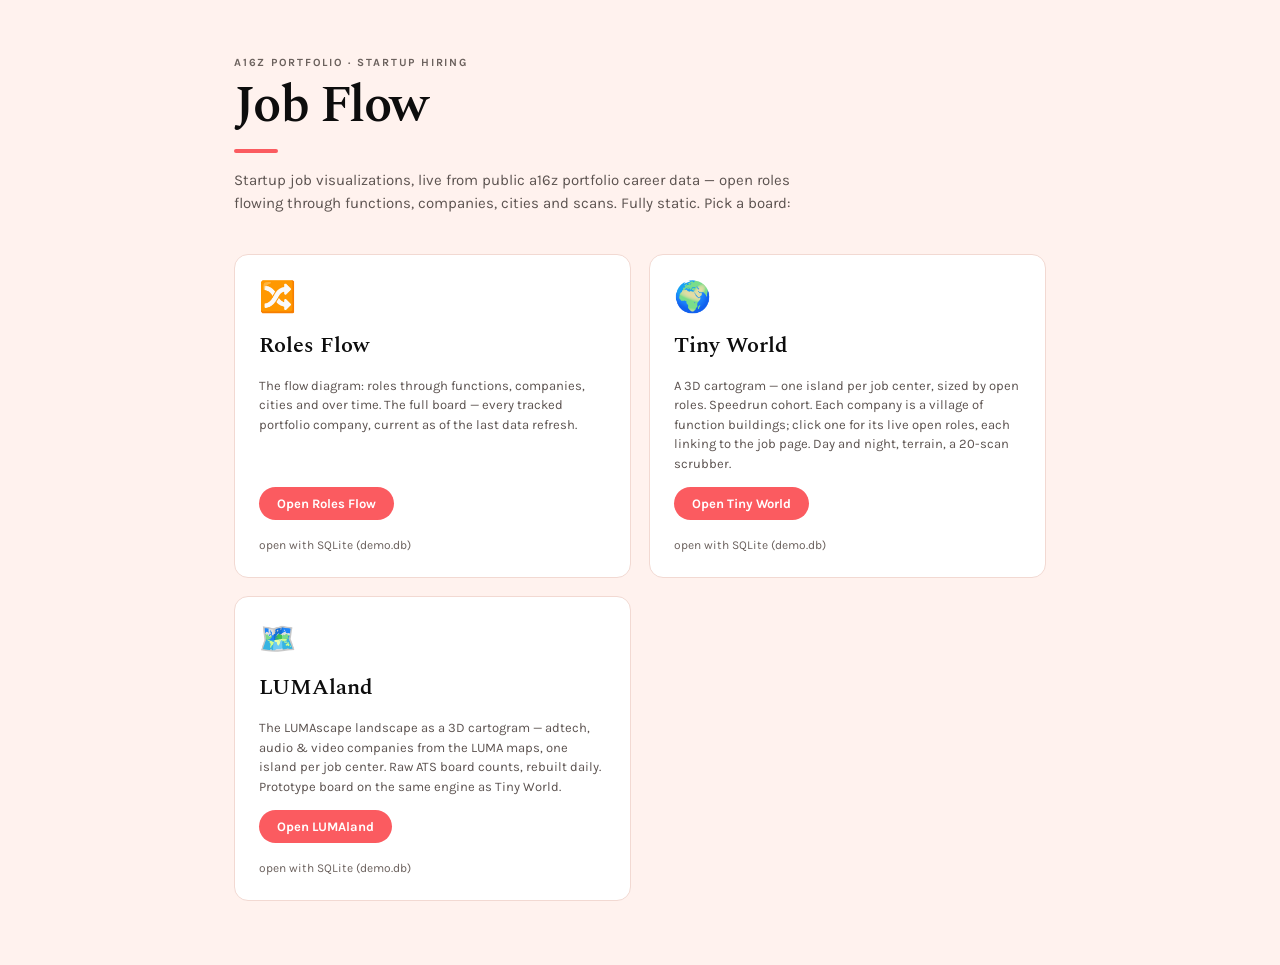
<file: index.html>
<!DOCTYPE html>
<!--
  Job Flow — a16z startup job visualizations (launcher).
  Two boards, fully static, data loads from this folder:
    · Roles Flow  — the sankey / flow diagram over a16z portfolio roles
    · Tiny World  — 3D cartogram: one island per job center
  Each picks its data source itself: config.json's primary (R2) first, the
  data.json shipped next to the page as the fallback. ?data=r2|github|sqlite
  forces one (sqlite = demo.db through sql.js).
-->
<html lang="en">
<head>
<meta charset="utf-8">
<meta name="viewport" content="width=device-width, initial-scale=1">
<title>Job Flow — startup job visualizations</title>
<meta property="og:site_name" content="Job Flow" />
<meta property="og:title" content="Job Flow — a16z startup job visualizations" />
<meta property="og:description" content="Two live boards over a16z portfolio hiring: Roles Flow (roles between functions and cities) and Tiny World (3D cartogram of job centers). Built from public speedrun-talent-network.com data." />
<meta property="og:type" content="website" />
<meta property="og:url" content="https://bdcc.github.io/dashes/" />
<meta property="og:image" content="https://bdcc.github.io/dashes/og-root.png" />
<meta property="og:image:width" content="1200" />
<meta property="og:image:height" content="630" />
<meta name="twitter:card" content="summary_large_image" />
<meta name="twitter:title" content="Job Flow — a16z startup job visualizations" />
<meta name="twitter:description" content="Two live boards over a16z portfolio hiring: Roles Flow and Tiny World. Built from public speedrun-talent-network.com data." />
<meta name="twitter:image" content="https://bdcc.github.io/dashes/og-root.png" />
<link href="https://fonts.googleapis.com/css2?family=Spectral:ital,wght@0,300;0,400;0,600;1,400&family=Karla:wght@400;500;600;700&display=swap" rel="stylesheet">
<style>
  :root {
    --paper:#fff2ee; --panel:#fff; --rule:#f2d9d2; --ink:#0d0d0d; --muted:#5c5350; --faint:#6b615d;
    --accent:#fb5b60; --chip-bg:#ffe0e8; --chip-bd:#ffa6bf;
  }
  * { box-sizing:border-box; }
  html, body { margin:0; min-height:100%; background:var(--paper); color:var(--ink); font-family:Karla, sans-serif; }
  a { color:var(--accent); text-decoration:none; }
  a:hover { color:var(--ink); }
  .wrap { max-width:860px; margin:0 auto; padding:56px 24px 64px; }
  .eyebrow { font-size:11px; font-weight:700; letter-spacing:0.16em; text-transform:uppercase; color:var(--faint); }
  .title { font-family:Spectral, serif; font-size:52px; font-weight:600; letter-spacing:-0.03em; line-height:1.04; margin:10px 0 0; }
  .title::after { content:''; display:block; width:44px; height:4px; border-radius:999px; background:var(--accent); margin-top:16px; }
  .sub { font-size:15px; color:var(--muted); line-height:1.55; margin-top:16px; max-width:560px; }
  .cards { display:grid; grid-template-columns:1fr 1fr; gap:18px; margin-top:38px; }
  @media (max-width:700px) { .cards { grid-template-columns:1fr; } }
  .card { display:flex; flex-direction:column; gap:14px; background:var(--panel); border:1px solid var(--rule); border-radius:14px; padding:24px; }
  .card:hover { border-color:var(--chip-bd); }
  .card .icon { font-size:30px; }
  .card .name { font-family:Spectral, serif; font-size:22px; font-weight:600; }
  .card .desc { font-size:13px; color:var(--muted); line-height:1.5; flex:1; }
  .card .open { display:inline-block; font-size:13px; font-weight:700; background:var(--accent); color:#fff; border-radius:999px; padding:9px 18px; }
  .card .alt { display:inline-block; font-size:12px; color:var(--faint); margin-top:4px; }
  .card .alt:hover { color:var(--ink); }
  code { font-family:ui-monospace, Menlo, Consolas, monospace; font-size:11px; background:#fff; border:1px solid var(--rule); border-radius:4px; padding:1px 5px; }
</style>
</head>
<body>
<div class="wrap">
  <div class="eyebrow">A16z portfolio · Startup hiring</div>
  <h1 class="title">Job Flow</h1>
  <div class="sub">Startup job visualizations, live from public a16z portfolio career data — open roles flowing through functions, companies, cities and scans. Fully static. Pick a board:</div>

  <div class="cards">
    <div class="card">
      <div class="icon">🔀</div>
      <div class="name">Roles Flow</div>
      <div class="desc">The flow diagram: roles through functions, companies, cities and over time. The full board — every tracked portfolio company, current as of the last data refresh.</div>
      <div><a class="open" href="flow/">Open Roles Flow</a></div>
      <div><a class="alt" href="flow/?data=sqlite">open with SQLite (demo.db)</a></div>
    </div>
    <div class="card">
      <div class="icon">🌍</div>
      <div class="name">Tiny World</div>
      <div class="desc">A 3D cartogram — one island per job center, sized by open roles. Speedrun cohort. Each company is a village of function buildings; click one for its live open roles, each linking to the job page. Day and night, terrain, a 20-scan scrubber.</div>
      <div><a class="open" href="world/">Open Tiny World</a></div>
      <div><a class="alt" href="world/?data=sqlite">open with SQLite (demo.db)</a></div>
    </div>
    <div class="card">
      <div class="icon">🗺️</div>
      <div class="name">LUMAland</div>
      <div class="desc">The LUMAscape landscape as a 3D cartogram — adtech, audio &amp; video companies from the LUMA maps, one island per job center. Raw ATS board counts, rebuilt daily. Prototype board on the same engine as Tiny World.</div>
      <div><a class="open" href="luma/">Open LUMAland</a></div>
      <div><a class="alt" href="luma/?data=sqlite">open with SQLite (demo.db)</a></div>
    </div>
  </div>

</div>
</body>
</html>
</file>
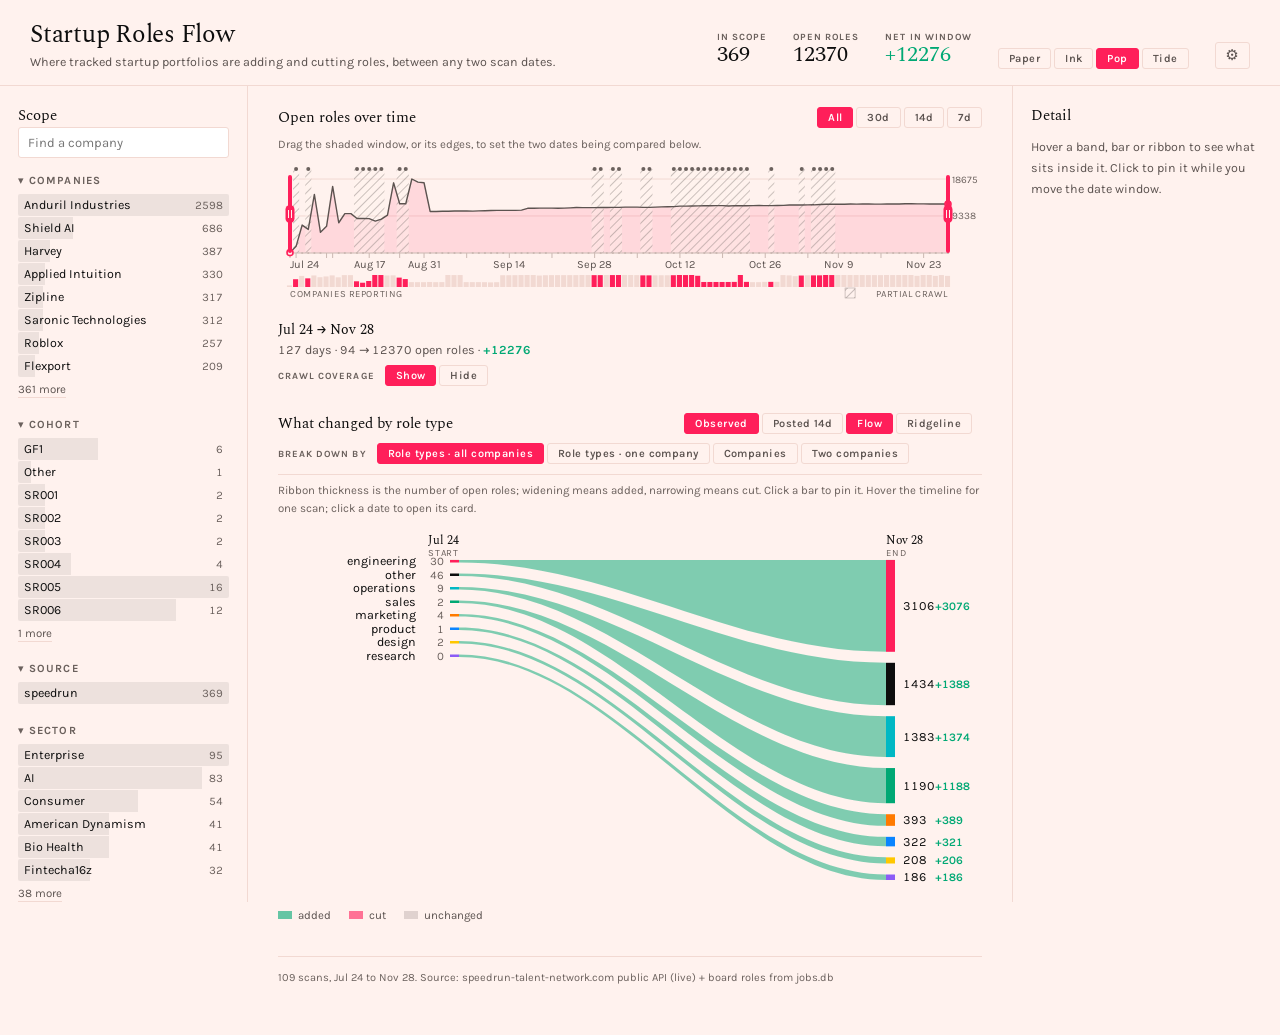
<file: flow/index.html>
<!doctype html>
<html lang="en" data-theme="pop">
<head>
<meta charset="utf-8">
<meta name="viewport" content="width=device-width, initial-scale=1, viewport-fit=cover">
<title>Startup Roles Flow</title>
<meta property="og:site_name" content="Job Flow" />
<meta property="og:title" content="Startup Roles Flow — a16z portfolio hiring in motion" />
<meta property="og:description" content="Sankey-style flows of open roles across a16z portfolio startups: functions, locations, companies. Play the scan animation or scrub any scan date." />
<meta property="og:type" content="website" />
<meta property="og:url" content="https://bdcc.github.io/dashes/flow/index.html" />
<meta property="og:image" content="https://bdcc.github.io/dashes/flow/og-flow.png" />
<meta property="og:image:width" content="1200" />
<meta property="og:image:height" content="630" />
<meta name="twitter:card" content="summary_large_image" />
<meta name="twitter:title" content="Startup Roles Flow — a16z portfolio hiring in motion" />
<meta name="twitter:description" content="Sankey-style flows of open roles across a16z portfolio startups: functions, locations, companies." />
<meta name="twitter:image" content="https://bdcc.github.io/dashes/flow/og-flow.png" />
<link rel="stylesheet" href="theme.css">
<style>
/* ============================================================
   App shell — layout only, all colors token-driven (no hex).
   Theme values live in theme.css; SVG builders resolve via
   RolesFlowTheme.theme().
   ============================================================ */

/* ---- desktop facet heads: 11px floor per acceptance check ---- */
#d-facets .eyebrow { font-size: 11px; }

/* ---- collapsible facet groups ---- */
.fold-btn {
  display: inline-flex; align-items: center; gap: 5px;
  padding: 0; background: none; border: 0; cursor: pointer; color: inherit; font: inherit;
}
.fold-btn .caret { font-size: 11px; line-height: 1; color: var(--faint); }
.fold-btn:hover .caret { color: var(--muted); }
.facet.folded .facet-rows, .sgroup.folded .srows { display: none; }

/* ---- shared rows / ranges ---- */
.row { display: flex; align-items: center; gap: 10px; flex-wrap: wrap; }
.row .section { margin-right: auto; }
.main section + section { margin-top: 26px; }
.mt { margin-top: 26px; }

/* ---- pair-mode company pick dropdowns (A + B) ---- */
.copicks { display: flex; gap: 6px; align-items: center; flex-wrap: wrap; }
.co-drop { position: relative; }
.co-btn {
  display: inline-flex; align-items: center; gap: 7px; max-width: 200px;
  font-size: 12px; font-weight: 600; padding: 5px 10px;
  border: 1px solid var(--chip-bd); border-radius: var(--radius);
  background: var(--chip-bg); color: var(--ink); cursor: pointer;
}
.co-btn:hover { border-color: var(--accent); }
.co-btn i { width: 8px; height: 8px; border-radius: 4px; flex: none; }
.co-btn .nm { overflow: hidden; text-overflow: ellipsis; white-space: nowrap; }
.co-btn .ca { color: var(--faint); font-size: 9px; }
.co-drop.open .co-btn { border-color: var(--accent); color: var(--accent); }
.copop {
  position: absolute; top: calc(100% + 5px); left: 0; z-index: 50;
  width: 270px; max-height: 330px;
  display: flex; flex-direction: column;
  background: var(--panel); border: 1px solid var(--rule); border-radius: 10px;
  box-shadow: 0 8px 24px rgba(0, 0, 0, 0.18);
}
.co-search {
  margin: 8px; padding: 7px 10px; font-size: 13px; flex: none;
  background: var(--paper); border: 1px solid var(--rule); border-radius: 7px; color: var(--ink);
}
.co-search:focus { outline: none; border-color: var(--accent); }
.corows { overflow-y: auto; padding-bottom: 6px; }
.co-row {
  display: flex; align-items: center; gap: 8px; width: 100%;
  padding: 6px 12px; border: none; background: transparent;
  text-align: left; cursor: pointer; font-size: 13px; color: var(--ink);
}
.co-row:hover { background: var(--paper); }
.co-row .cnt { margin-left: auto; font-size: 11px; color: var(--faint); font-variant-numeric: tabular-nums; }
.co-row.on { background: var(--chip-bg); color: var(--accent); font-weight: 600; }
.co-row.dim { opacity: 0.4; cursor: not-allowed; }
.co-row .ck { flex: none; width: 13px; font-size: 11px; color: var(--accent); }
.co-none { padding: 12px; font-size: 12px; color: var(--faint); }
.hint { margin: 6px 0 8px; line-height: 1.6; }
.range { margin-top: 10px; }
.range .fig { font-size: 14px; }
.range .sub { font-size: 12.5px; color: var(--muted); margin-top: 2px; }
.pills { display: flex; flex-wrap: wrap; gap: 6px; margin: 10px 0 6px; align-items: center; }
.pills .link-danger { margin-left: 2px; }
.hscroll { display: flex; gap: 8px; overflow-x: auto; }

/* ---- desktop chart switch / ridge scale ---- */
#d-chart-switch { margin-left: auto; }
.ridgeseg { display: flex; gap: 3px; }
.ridgeseg button {
  font-size: 11px; font-weight: 600; letter-spacing: 0.04em;
  padding: 3px 10px; border: 1px solid var(--rule); border-radius: var(--radius);
  background: transparent; color: var(--muted); cursor: pointer;
}
.ridgeseg button.on { background: var(--accent); border-color: var(--accent); color: var(--accent-fg); }

/* ---- preferences picker (shared overlay) ---- */
.gear {
  font-size: 15px; line-height: 1; padding: 5px 10px;
  border: 1px solid var(--rule); border-radius: var(--radius);
  background: transparent; color: var(--muted); cursor: pointer;
}
.gear:hover { color: var(--ink); border-color: var(--chip-bd); }
.prefs-ovl {
  position: fixed; inset: 0; z-index: 80;
  background: var(--dim); display: flex; align-items: center; justify-content: center;
}
.prefs-card {
  width: 360px; max-width: calc(100vw - 40px); max-height: 80vh; overflow-y: auto;
  background: var(--panel); border: 1px solid var(--rule); border-radius: 12px;
  padding: 18px 20px 16px;
}
.prefs-head { display: flex; align-items: flex-start; gap: 10px; margin-bottom: 14px; }
.prefs-head h3 { font-family: var(--font-display); font-size: 19px; font-weight: 400; }
.prefs-head .sub { margin-top: 3px; font-size: 12.5px; color: var(--muted); line-height: 1.5; }
.prefs-x { margin-left: auto; flex: none; min-height: 32px; padding: 0 10px; border: none;
  background: none; color: var(--muted); font-size: 15px; cursor: pointer; }
.prefs-rows { display: flex; flex-direction: column; margin-bottom: 14px; }
.prefs-row { display: flex; align-items: center; gap: 10px; width: 100%; min-height: 44px;
  padding: 0 4px; border: none; border-bottom: 1px solid var(--rule);
  background: transparent; text-align: left; cursor: pointer; }
.prefs-row:last-child { border-bottom: none; }
.prefs-row .box { width: 18px; height: 18px; flex: none; border-radius: 4px;
  border: 1.5px solid var(--chip-bd); display: inline-flex; align-items: center;
  justify-content: center; font-size: 13px; color: var(--accent-fg); }
.prefs-row.on .box { background: var(--accent); border-color: var(--accent); }
.prefs-row .name { flex: 1; font-size: 15px; color: var(--ink); }
.prefs-row.on .name { font-weight: 700; color: var(--accent); }
.prefs-row .sub { font-size: 12px; color: var(--faint); }
.prefs-actions { display: flex; align-items: center; justify-content: space-between; gap: 10px; }
.prefs-actions .btn-done { min-height: 40px; padding: 0 20px; border: 1px solid var(--accent);
  border-radius: 20px; background: var(--accent); color: var(--accent-fg);
  font-size: 14px; font-weight: 700; cursor: pointer; }

/* ---- mobile shell ---- */
.mob { display: none; }

@media (max-width: 719px) {
  .desk { display: none; }
  .mob { display: block; }

  .mh {
    position: sticky; top: 0; z-index: 20;
    display: flex; align-items: center; gap: 10px;
    padding: 12px 16px 10px;
    background: var(--paper); border-bottom: 1px solid var(--rule);
  }
  .mh h1 { font-family: var(--font-display); font-size: 20px; font-weight: 400; line-height: 1.15; }
  .mh .sub { margin-top: 3px; font-size: 12.5px; color: var(--muted); }
  .scope-btn {
    margin-left: auto; flex: none;
    min-height: 44px; padding: 0 16px;
    border: 1px solid var(--rule); border-radius: 22px;
    background: transparent; color: var(--muted);
    font-size: 14px; font-weight: 600; cursor: pointer;
  }
  .scope-btn.on { background: var(--chip-bg); border-color: var(--chip-bd); color: var(--accent); }

  .mstats {
    display: grid; grid-template-columns: repeat(3, 1fr); gap: 1px;
    background: var(--rule);
  }
  .mstat { background: var(--paper); padding: 10px 16px 12px; }
  .mstat .eyebrow { font-size: 10px; display: block; margin-bottom: 3px; }
  .mstat .fig { font-size: 24px; line-height: 1.2; display: block; }

  .mcontent {
    max-width: 480px; margin: 0 auto;
    padding: 12px 16px calc(40px + env(safe-area-inset-bottom));
  }
  .mcontent section + section { margin-top: 24px; }

  .preset {
    flex: none; min-height: 44px; padding: 0 18px;
    border: 1px solid var(--rule); border-radius: 22px;
    background: transparent; color: var(--muted);
    font-size: 14px; font-weight: 600; cursor: pointer;
  }
  .preset.on { background: var(--accent); border-color: var(--accent); color: var(--accent-fg); }
  .mtabs { padding: 2px 0 4px; }
  .mcontent .picker { max-width: none; min-height: 44px; font-size: 15px; padding: 0 12px; border-radius: 8px; }
  .mcontent .byrow { display: flex; flex-wrap: wrap; gap: 8px; align-items: center; padding: 8px 0 10px; border-bottom: 1px solid var(--rule); margin-bottom: 8px; }
  .co-btn { min-height: 40px; font-size: 13px; max-width: 46vw; }
  .copop {
    position: fixed; left: 12px; right: 12px; bottom: 0; width: auto;
    max-height: 55vh; border-radius: 14px 14px 0 0;
    padding-bottom: calc(6px + env(safe-area-inset-bottom));
  }
  .co-search { min-height: 42px; font-size: 15px; }
  .co-row { min-height: 42px; font-size: 14.5px; }

  .mtitle-row { display: flex; align-items: center; gap: 4px; margin-top: 4px; }
  .mtitle-row h2 { font-family: var(--font-display); font-size: 16px; font-weight: 400; flex: 1; min-width: 0; }
  .dot { width: 44px; height: 44px; flex: none; padding: 0; border: none; background: none; cursor: pointer;
         display: inline-flex; align-items: center; justify-content: center; }
  .dot span { width: 8px; height: 8px; border-radius: 4px; background: var(--chip-bd); display: block; }
  .dot.on span { width: 22px; background: var(--accent); }

  .deck { overflow: hidden; transition: height .3s cubic-bezier(.22, .61, .36, 1); }
  .track { display: flex; align-items: flex-start; width: 300%; touch-action: pan-y; }
  .panel { width: 33.3333%; flex: none; padding: 0 16px; }

  .mlegend { display: flex; gap: 16px; padding: 10px 0 2px; font-size: 12.5px; color: var(--muted); align-items: center; }
  .mlegend i { width: 14px; height: 8px; display: inline-block; opacity: 0.6; flex: none; }

  .card {
    margin: 18px 16px 0; background: var(--panel);
    border: 1px solid var(--rule); border-radius: 12px; padding: 14px;
  }
  .card .ctitle { display: flex; align-items: center; gap: 10px; }
  .card .ctitle .name { font-family: var(--font-display); font-size: 17px; flex: 1; min-width: 0;
    overflow: hidden; text-overflow: ellipsis; white-space: nowrap; }
  .close-pill { flex: none; min-height: 36px; padding: 0 12px; border: 1px solid var(--rule);
    border-radius: 18px; background: none; color: var(--muted); font-size: 13px; cursor: pointer; }
  .card .cfig { display: flex; align-items: baseline; gap: 8px; padding: 10px 0 12px;
    border-bottom: 1px solid var(--rule); margin-bottom: 12px; }
  .card .cfig .v { font-family: var(--font-display); font-size: 30px; line-height: 1; font-variant-numeric: tabular-nums; }
  .card .cfig .lab { font-size: 13px; color: var(--muted); }
  .card .cfig .delta { margin-left: auto; font-size: 15px; font-weight: 700; font-variant-numeric: tabular-nums; }
  .card .ceyebrow { font-size: 10px; font-weight: 700; letter-spacing: 0.1em; text-transform: uppercase; color: var(--faint); margin-bottom: 6px; }
  .crows { display: flex; flex-direction: column; }
  .crow { position: relative; display: flex; align-items: center; gap: 8px; min-height: 40px;
    padding: 0 6px; overflow: hidden; border-bottom: 1px solid var(--rule); }
  .crow .bar { position: absolute; left: 0; top: 0; bottom: 0; background: var(--bar); }
  .crow .name { position: relative; flex: 1; min-width: 0; font-size: 14.5px;
    white-space: nowrap; overflow: hidden; text-overflow: ellipsis; }
  .crow .cnt { position: relative; font-size: 14px; font-variant-numeric: tabular-nums; color: var(--muted); }
  .crow .delta { position: relative; font-size: 13.5px; font-weight: 600; font-variant-numeric: tabular-nums; width: 34px; text-align: right; }
  .card .cnote { margin: 10px 0 0; font-size: 12.5px; color: var(--faint); line-height: 1.6; }

  .table-head, .trow { display: grid; grid-template-columns: 1fr 40px 40px 48px; gap: 0 6px; align-items: center; }
  .table-head { padding: 0 0 6px; border-bottom: 1px solid var(--rule); font-size: 10px; font-weight: 700;
    letter-spacing: 0.09em; text-transform: uppercase; color: var(--faint); }
  .table-head span:nth-child(n+2) { text-align: right; }
  .trow { width: 100%; min-height: 46px; padding: 0; border: none; border-bottom: 1px solid var(--rule);
    background: transparent; text-align: left; cursor: pointer; }
  .trow.pinned { background: var(--chip-bg); }
  .trow .lab { display: flex; align-items: center; gap: 8px; min-width: 0; }
  .trow .lab i { width: 4px; height: 20px; border-radius: 2px; flex: none; display: block; }
  .trow .lab span { font-size: 14.5px; color: var(--ink); white-space: nowrap; overflow: hidden; text-overflow: ellipsis; }
  .trow .n { font-size: 14px; color: var(--muted); text-align: right; font-variant-numeric: tabular-nums; }
  .trow .n.ink { color: var(--ink); }
  .trow .chg { font-size: 14px; font-weight: 600; text-align: right; font-variant-numeric: tabular-nums; }
  .table-note { margin: 10px 0 0; font-size: 12.5px; color: var(--faint); }

  .sheet { position: fixed; inset: 0; z-index: 60; background: var(--paper); display: flex; flex-direction: column; }
  .shead { display: flex; align-items: center; gap: 10px; padding: 12px 16px; border-bottom: 1px solid var(--rule); }
  .shead .stitle { font-family: var(--font-display); font-size: 19px; }
  .sreset { margin-left: auto; min-height: 40px; padding: 0 12px; border: none; background: none;
    color: var(--down); font-size: 14px; cursor: pointer; }
  .sdone { min-height: 44px; padding: 0 20px; border: 1px solid var(--accent); border-radius: 22px;
    background: var(--accent); color: var(--accent-fg); font-size: 15px; font-weight: 700; cursor: pointer; }
  .sbody { flex: 1; overflow-y: auto; padding: 14px 16px calc(40px + env(safe-area-inset-bottom)); }
  .ssearch { width: 100%; min-height: 46px; background: var(--panel); border: 1px solid var(--rule);
    border-radius: 8px; color: var(--ink); font-size: 16px; padding: 0 12px; margin-bottom: 8px; }
  .ssummary { margin: 0 0 16px; font-size: 12.5px; color: var(--faint); }
  .sgroup { margin-bottom: 22px; }
  .shead-row { display: flex; align-items: center; justify-content: space-between; gap: 10px; margin-bottom: 4px; }
  .shead-row .eyebrow { font-size: 10px; }
  .sclear { min-height: 32px; padding: 0 4px; background: none; border: none; color: var(--down); font-size: 13px; cursor: pointer; }
  .srows { display: flex; flex-direction: column; }
  .srow { position: relative; display: flex; align-items: center; gap: 10px; width: 100%;
    min-height: 46px; padding: 0 8px; border: none; border-bottom: 1px solid var(--rule);
    background: transparent; text-align: left; cursor: pointer; overflow: hidden; }
  .srow .bar { position: absolute; left: 0; top: 0; bottom: 0; background: var(--bar); }
  .srow .box { position: relative; width: 18px; height: 18px; flex: none; border-radius: 4px;
    border: 1.5px solid var(--chip-bd); background: transparent; }
  .srow.on .box { background: var(--accent); border-color: var(--accent); }
  .srow .name { position: relative; flex: 1; min-width: 0; font-size: 15px;
    white-space: nowrap; overflow: hidden; text-overflow: ellipsis; }
  .srow.on .name { font-weight: 700; color: var(--accent); }
  .srow .cnt { position: relative; font-size: 14px; color: var(--faint); font-variant-numeric: tabular-nums; }
  .smore { min-height: 40px; padding: 0; margin-top: 4px; background: none; border: none;
    color: var(--muted); font-size: 14px; text-decoration: underline; cursor: pointer; }
  .ssegs { display: flex; gap: 8px; flex-wrap: wrap; margin-bottom: 20px; }
  .sseg { min-height: 44px; padding: 0 16px; border: 1px solid var(--rule); border-radius: 22px;
    background: transparent; color: var(--muted); font-size: 14px; font-weight: 600; cursor: pointer; }
  .sseg.on { background: var(--accent); border-color: var(--accent); color: var(--accent-fg); }

  .mcontent .provenance { font-size: 12px; line-height: 1.65; }

  .sprefs { min-height: 40px; padding: 0 12px; border: none; background: none;
    color: var(--muted); font-size: 14px; cursor: pointer; }
  .sprefs:active { color: var(--ink); }
  .prefs-ovl { align-items: flex-end; }
  .prefs-card { width: 100%; max-width: none; border-radius: 16px 16px 0 0;
    max-height: 70vh; padding-bottom: calc(18px + env(safe-area-inset-bottom)); }
}

/* ---------- day stats: hover tooltip + day card ---------- */
/* the tooltip hangs off <body> with inline left/top: no ancestor of the chart is
   positioned, and inside the chart it would fight the scroll box */
.date-tip { position: fixed; z-index: 70; pointer-events: none; display: none;
  min-width: 190px; max-width: 250px; padding: 10px 12px; border-radius: 10px;
  background: var(--panel); border: 1px solid var(--rule); box-shadow: 0 8px 24px var(--dim); }
.date-tip .dtip-head { display: flex; align-items: baseline; gap: 8px; }
.date-tip .dtip-date { flex: 1; font-family: var(--font-display); font-size: 15px; color: var(--ink); }
.date-tip .dtip-tot { font-size: 16px; font-weight: 700; font-variant-numeric: tabular-nums; }
.date-tip .dtip-sub { margin-top: 2px; font-size: 11px; color: var(--muted); font-variant-numeric: tabular-nums; }
.date-tip .dtip-rows { margin-top: 7px; display: flex; flex-direction: column; gap: 2px; }
.date-tip .dtip-row { position: relative; display: flex; align-items: center; gap: 7px; padding: 1px 4px; overflow: hidden; }
.date-tip .dtip-row .bar { position: absolute; left: 0; top: 0; bottom: 0; background: var(--bar); }
.date-tip .dtip-row .name { position: relative; flex: 1; min-width: 0; font-size: 11.5px; color: var(--muted); }
.date-tip .dtip-row .n { position: relative; font-size: 11.5px; font-variant-numeric: tabular-nums; color: var(--ink); }
.date-tip .dtip-mv { margin-top: 7px; padding-top: 6px; border-top: 1px solid var(--rule);
  display: flex; flex-direction: column; gap: 2px; font-size: 11px; font-variant-numeric: tabular-nums; }
.date-tip .dtip-gap { margin-top: 7px; padding-top: 6px; border-top: 1px solid var(--rule);
  font-size: 11px; line-height: 1.5; color: var(--faint); }
.date-tip .dtip-gap b { color: var(--ink); font-weight: 600; }
/* desktop day card — same shape as the mobile detail card, desktop scale */
#d-daycard { margin-top: 14px; background: var(--panel); border: 1px solid var(--rule);
  border-radius: 12px; padding: 16px 18px; }
#d-daycard .ctitle { display: flex; align-items: center; gap: 10px; }
#d-daycard .ctitle .name { flex: 1; min-width: 0; font-family: var(--font-display); font-size: 17px;
  overflow: hidden; text-overflow: ellipsis; white-space: nowrap; }
#d-daycard .close-pill { flex: none; min-height: 30px; padding: 0 12px; border: 1px solid var(--rule);
  border-radius: 15px; background: none; color: var(--muted); font-size: 12px; cursor: pointer; }
#d-daycard .cfig { display: flex; align-items: baseline; gap: 8px; padding: 10px 0 12px;
  border-bottom: 1px solid var(--rule); margin-bottom: 12px; }
#d-daycard .cfig .v { font-family: var(--font-display); font-size: 28px; line-height: 1; font-variant-numeric: tabular-nums; }
#d-daycard .cfig .lab { font-size: 12.5px; color: var(--muted); }
#d-daycard .cfig .delta { margin-left: auto; font-size: 14px; font-weight: 700; font-variant-numeric: tabular-nums; }
#d-daycard .ceyebrow { font-size: 10px; font-weight: 700; letter-spacing: .1em; text-transform: uppercase;
  color: var(--faint); margin-bottom: 6px; }
#d-daycard .crows { display: flex; flex-direction: column; }
#d-daycard .crow { position: relative; display: flex; align-items: center; gap: 8px; min-height: 28px;
  padding: 0 6px; overflow: hidden; border-bottom: 1px solid var(--rule); }
#d-daycard .crow .bar { position: absolute; left: 0; top: 0; bottom: 0; background: var(--bar); }
#d-daycard .crow .name { position: relative; flex: 1; min-width: 0; font-size: 13px;
  white-space: nowrap; overflow: hidden; text-overflow: ellipsis; }
#d-daycard .crow .cnt { position: relative; font-size: 12.5px; font-variant-numeric: tabular-nums; color: var(--muted); }
#d-daycard .cnote { margin: 10px 0 0; font-size: 11.5px; color: var(--faint); line-height: 1.6; }
#d-daycard .cgap, #d-detail .cgap, .card .cgap { margin: 10px 0 0; padding: 8px 10px; border-radius: 8px;
  background: var(--bar); border-left: 2px solid var(--accent); font-size: 11.5px;
  color: var(--muted); line-height: 1.6; }
</style>
</head>
<body>

<!-- ================= DESKTOP SHELL ================= -->
<div class="desk" id="desk">
  <header class="app-header">
    <div>
      <h1>Startup Roles Flow</h1>
      <div class="sub">Where tracked startup portfolios are adding and cutting roles, between any two scan dates.</div>
    </div>
    <div class="stats">
      <div class="stat">
        <div class="eyebrow">In scope</div>
        <div class="v fig" id="d-stat-scope">&ndash;</div>
      </div>
      <div class="stat">
        <div class="eyebrow">Open roles</div>
        <div class="v fig" id="d-stat-now">&ndash;</div>
      </div>
      <div class="stat">
        <div class="eyebrow">Net in window</div>
        <div class="v fig" id="d-stat-net">&ndash;</div>
      </div>
      <div id="d-theme"></div>
      <button type="button" class="gear" id="d-prefs" title="Which facet groups to show in the left nav" aria-label="Preferences">⚙</button>
    </div>
  </header>

  <div class="layout">
    <aside class="rail rail-left">
      <h2 class="section">Scope</h2>
      <input class="search" id="d-search" placeholder="Find a company" autocomplete="off">
      <div class="pills" id="d-pills"></div>
      <div id="d-facets"></div>
    </aside>

    <main class="main">
      <section>
        <div class="row">
          <h2 class="section">Open roles over time</h2>
          <div class="seg" id="d-presets"></div>
        </div>
        <p class="hint">Drag the shaded window, or its edges, to set the two dates being compared below.</p>
        <div id="d-timeline"></div>
        <div class="range" id="d-range"></div>
        <div class="row" style="justify-content:flex-start;padding-top:8px">
          <span class="eyebrow">Crawl coverage</span>
          <div class="seg" id="d-covseg"></div>
        </div>
      </section>

      <section>
        <div class="row">
          <h2 class="section" id="d-chart-head">What changed by role type</h2>
          <div class="seg" id="d-chart-switch"></div>
          <div class="ridgeseg" id="d-ridgeseg"></div>
        </div>
        <div class="byrow row" style="padding:8px 0 10px;border-bottom:1px solid var(--rule);margin-bottom:6px;">
          <span class="eyebrow">Break down by</span>
          <div class="seg" id="d-tabs"></div>
          <select class="picker" id="d-picker" style="display:none"></select>
          <div class="copicks" id="d-copicks"></div>
        </div>
        <p class="hint" id="d-hint"></p>
        <div id="d-chart"></div>
        <div class="legend" id="d-legend" style="margin-top:8px"></div>
      </section>

      <section class="card" id="d-daycard" style="display:none"></section>

      <footer class="provenance" id="d-prov"></footer>
    </main>

    <aside class="rail rail-right">
      <div class="row" style="margin-bottom:10px;">
        <h2 class="section" id="d-det-title">Detail</h2>
        <button class="link-danger" id="d-unpin" style="display:none">unpin</button>
      </div>
      <div id="d-detail"></div>
    </aside>
  </div>
</div>

<!-- ================= MOBILE SHELL ================= -->
<div class="mob" id="mob">
  <header class="mh">
    <div>
      <h1>Startup Roles Flow</h1>
      <div class="sub" id="m-sub">&hellip;</div>
    </div>
    <button class="scope-btn" id="m-scope-btn">Scope</button>
  </header>

  <div class="mstats">
    <div class="mstat"><span class="eyebrow">In scope</span><span class="fig" id="m-s1">&ndash;</span></div>
    <div class="mstat"><span class="eyebrow">Open roles</span><span class="fig" id="m-s2">&ndash;</span></div>
    <div class="mstat"><span class="eyebrow">Net change</span><span class="fig" id="m-s3">&ndash;</span></div>
  </div>

  <main class="mcontent">
    <section>
      <h2 class="section">Open roles over time</h2>
      <div class="hscroll" id="m-presets" style="padding:8px 0 10px"></div>
      <div id="m-timeline"></div>
      <div class="range" id="m-range"></div>
      <div class="byrow">
        <span class="eyebrow" style="font-size:10px">Crawl coverage</span>
        <div class="hscroll mtabs" id="m-covseg"></div>
      </div>
      <div class="byrow">
        <span class="eyebrow" style="font-size:10px">Break down by</span>
        <div class="hscroll mtabs" id="m-tabs"></div>
        <select class="picker" id="m-picker" style="display:none"></select>
        <div class="copicks" id="m-copicks"></div>
      </div>
    </section>

    <section>
      <div class="mtitle-row">
        <h2 id="m-title">Flow</h2>
        <div id="m-dots"></div>
      </div>
      <p class="hint" id="m-hint"></p>
      <div class="deck" id="m-deck">
        <div class="track" id="m-track">
          <div class="panel" id="m-p0"></div>
          <div class="panel" id="m-p1"></div>
          <div class="panel" id="m-p2"></div>
        </div>
      </div>
      <div class="mlegend hscroll" id="m-legend"></div>
    </section>

    <section class="card" id="m-card" style="display:none"></section>

    <section class="card" id="m-daycard" style="display:none"></section>

    <footer class="provenance" id="m-prov"></footer>
  </main>

  <div class="sheet" id="m-sheet" style="display:none">
    <div class="shead">
      <span class="stitle">Scope</span>
      <button type="button" class="sprefs" id="m-prefs">Prefs</button>
      <button class="sreset" id="m-reset">Reset</button>
      <button class="sdone" id="m-done">Done</button>
    </div>
    <div class="sbody">
      <input class="ssearch" id="m-search" placeholder="Find a company" autocomplete="off">
      <p class="ssummary" id="m-summary"></p>
      <div class="ssegs" id="m-ssegs"></div>
      <div id="m-facets"></div>
    </div>
  </div>
</div>

<!-- ================= PREFERENCES PICKER (shared) ================= -->
<div class="prefs-ovl" id="prefs" style="display:none" role="dialog" aria-modal="true" aria-label="Preferences">
  <div class="prefs-card">
    <div class="prefs-head">
      <div>
        <h3>Preferences</h3>
        <p class="sub">Which facet groups show in the left nav, and how the date strip behaves.</p>
      </div>
      <button type="button" class="prefs-x" id="prefs-close" aria-label="Close">✕</button>
    </div>
    <div class="prefs-rows" id="prefs-rows"></div>
    <div class="prefs-actions">
      <button type="button" class="link-danger" id="prefs-reset">Reset to defaults</button>
      <button type="button" class="btn-done" id="prefs-done">Done</button>
    </div>
  </div>
</div>

<script src="theme.js"></script>
<script>
(function () {
'use strict';

/* ---------- helpers ---------- */
const MON = ['Jan','Feb','Mar','Apr','May','Jun','Jul','Aug','Sep','Oct','Nov','Dec'];
const FUNCTIONS = ['engineering','product','design','research','sales','marketing','operations','other'];
const $ = s => document.querySelector(s);
const esc = s => String(s == null ? '' : s).replace(/[&<>"']/g, c => ({'&':'&amp;','<':'&lt;','>':'&gt;','"':'&quot;',"'":'&#39;'}[c]));
const clamp = (v, a, b) => Math.max(a, Math.min(b, v));
const fmtDate = s => { const p = String(s).split('-'); return MON[+p[1] - 1] + ' ' + (+p[2]); };
const fmtTime = s => { const p = String(s || '').slice(0, 16).replace('T', ' '); return p ? p + ' UTC' : ''; };
const signed = n => (n > 0 ? '+' : n < 0 ? '−' : '') + Math.abs(n);
const trunc = (s, n) => s.length > n ? s.slice(0, n - 1) + '…' : s;
const isMobile = () => matchMedia('(max-width: 719px)').matches;
const asList = v => Array.isArray(v) ? v
  : typeof v === 'string' ? (v.trim() ? [v.trim()] : [])
    : (v && typeof v === 'object') ? Object.keys(v).filter(k => v[k]) : [];
const ridgeScale = () => S.ridgeScale || (S.compare === 'pair' ? 'shared' : (isMobile() ? 'perband' : 'shared'));
const savePicked = () => { try { localStorage.setItem('rolesFlow.picked', JSON.stringify(S.picked)); } catch (err) {} };
/* pair2: the old `rolesFlow.pair` key holds the value the removed auto-seed
   wrote, which is indistinguishable from a real pick — start those visitors
   from an empty comparison rather than from Anduril vs OpenAI. */
const savePair = () => { try { localStorage.setItem('rolesFlow.pair2', JSON.stringify(S.pair)); } catch (err) {} };
const saveDayStats = () => { try { localStorage.setItem('rolesFlow.dayStats', JSON.stringify({ hover: S.dayHover, click: S.dayClick })); } catch (err) {} };

/* ---------- pair-mode company dropdowns (A + B) ---------- */
function coDropRows(q) {
  const d = S.data;
  if (!d || S.coDrop === null) return '';
  const other = (S.pair || [])[S.coDrop === 0 ? 1 : 0] || '';
  const s = String(q || '').trim().toLowerCase();
  return d.companies.slice().sort((a, b) => b.total_jobs - a.total_jobs)
    .filter(c => !s || c.company.toLowerCase().includes(s))
    .map(c => {
      const dim = c.company === other;   // already picked on the other side — no dupes
      return '<button type="button" class="co-row' + (c.company === (S.pair || [])[S.coDrop] ? ' on' : '') + (dim ? ' dim' : '') + '"'
        + ' data-copick="1" data-slot="' + S.coDrop + '" data-name="' + esc(c.company) + '"' + (dim ? ' disabled' : '')
        + '><span class="nm">' + esc(c.company) + '</span><span class="cnt">' + (c.total_jobs || 0) + '</span></button>';
    }).join('');
}
function coDropHTML(slot) {
  const name = (S.pair || [])[slot] || '';
  const open = S.coDrop === slot;
  const col = slot === 0 ? 'var(--pair-a)' : 'var(--pair-b)';
  const rows = open ? coDropRows(S.coQ) : '';
  return '<div class="co-drop' + (open ? ' open' : '') + '">'
    + '<button type="button" class="co-btn" data-codrop="' + slot + '" aria-expanded="' + open + '" title="Pick company ' + (slot === 0 ? 'A' : 'B') + '">'
    + '<i style="background:' + col + '"></i><span class="nm">' + (name ? esc(name) : 'Choose company') + '</span><span class="ca">▾</span></button>'
    + (open
      ? '<div class="copop"><input class="co-search" data-cosearch="' + slot + '" placeholder="Find a company" autocomplete="off" value="' + esc(S.coQ) + '">'
        + '<div class="corows">' + (rows || '<div class="co-none">No companies match</div>') + '</div></div>'
      : '')
    + '</div>';
}
function closeCoDrop() {
  S.coDrop = null; S.coQ = '';
}

/* ---------- companies-tab picker: multi-select, "All companies" is the empty pick ---------- */
function coPickLabel() {
  const n = S.picked.length;
  if (!n) return 'All companies';
  return n === 1 ? S.picked[0] : n + ' companies';
}
function coPickRows(q) {
  const d = S.data;
  if (!d) return '';
  const s = String(q || '').trim().toLowerCase();
  const all = !S.picked.length;
  let out = '<button type="button" class="co-row' + (all ? ' on' : '') + '" data-copickall="1">'
    + '<span class="ck">' + (all ? '✓' : '') + '</span>'
    + '<span class="nm">All companies</span><span class="cnt">' + d.companies.length + '</span></button>';
  out += d.companies.slice().sort((a, b) => b.total_jobs - a.total_jobs)
    .filter(c => !s || c.company.toLowerCase().includes(s))
    .map(c => {
      const on = S.picked.includes(c.company);
      return '<button type="button" class="co-row' + (on ? ' on' : '') + '" data-copickco="' + esc(c.company) + '">'
        + '<span class="ck">' + (on ? '✓' : '') + '</span><span class="nm">' + esc(c.company) + '</span>'
        + '<span class="cnt">' + (c.total_jobs || 0) + '</span></button>';
    }).join('');
  return out;
}
function coPickHTML() {
  const open = S.coDrop === 'co';
  const n = S.picked.length;
  const rows = open ? coPickRows(S.coQ) : '';
  return '<div class="co-drop' + (open ? ' open' : '') + '">'
    + '<button type="button" class="co-btn" data-codrop="co" aria-expanded="' + open + '" title="Which companies to chart">'
    + '<i style="background:' + (n ? 'var(--accent)' : 'var(--chip-bd)') + '"></i>'
    + '<span class="nm">' + esc(coPickLabel()) + '</span><span class="ca">▾</span></button>'
    + (open
      ? '<div class="copop"><input class="co-search" data-cosearch="co" placeholder="Find a company" autocomplete="off" value="' + esc(S.coQ) + '">'
        + '<div class="corows">' + (rows || '<div class="co-none">No companies match</div>') + '</div></div>'
      : '')
    + '</div>';
}
function coSearchInp() {   /* both shells render a popup — only the visible one can take focus */
  const sel = (isMobile() ? '#m-copicks' : '#d-copicks') + ' .co-drop.open .co-search';
  return document.querySelector(sel) || document.querySelector('.co-drop.open .co-search');
}
function keepCoSearchFocus() {   /* renderAll rebuilds the popup — put the caret back */
  const inp = coSearchInp();
  if (!inp) return;
  inp.focus(); inp.value = S.coQ;
  const end = inp.value.length; inp.setSelectionRange(end, end);
}

/* ---------- state ---------- */
const S = {
  data: null, err: null, from: 0, to: 0, live: false,
  compare: 'fn', chart: 'flow', focusCo: '',
  query: '', picked: [], pair: [], facets: { cohort: [], sector: [], work: [], city: [], source: [] },
  facetsVis: { __companies: true, cohort: true, sector: true, work: true, city: true, source: true },
  expanded: {}, folded: {}, hover: null, pin: null,
  ridgeScale: null, // null = default: shared (desktop) / per-band (mobile)
  othersOpen: false, // companies mode: unfold the "N others" band into the full column
  dayHover: true, dayClick: true,   // prefs: day stats on hover / day card on click
  hoverDate: null, dayCard: null,   // date index under the cursor / opened in the card
  metric: 'observed',  // 'observed' (what the crawl saw) | 'posted' (fresh postings, 14d)
  showCoverage: true,  // crawl-coverage layer: hatched partial days + companies-reporting strip
  w: 700, wm: 358, panel: 0, dragX: 0, swiping: false, panelHs: [0, 0, 0],
  filtersOpen: false,
  coDrop: null, coQ: ''   // pair mode: which company dropdown is open (0|1|null) + its search text
};

/* ---------- data accessors ---------- */
/* Observed = what the crawl saw on a date (carried forward: a day the board was
   not read shows the last count it did see). Posted = how many roles were first
   posted in the 14 days before the date — the churn behind the level. */
const isPosted = () => S.metric === 'posted';
function obsAsOf(c, date) { let v = 0; for (const h of c.history) { if (h.date <= date) v = h.total_jobs; else break; } return v; }
/* Exact-date only, never carried: the payload omits dates before the company's
   first posting and marks partial-crawl days, so "no reading" stays NULL rather
   than becoming a zero nobody crawled. */
function postedAsOf(c, date) {
  const p = c.posted;
  if (!p) return null;
  for (const e of p) { if (e.date === date) return e.n; if (e.date > date) break; }
  return null;
}
function asOf(c, date) { return isPosted() ? (postedAsOf(c, date) || 0) : obsAsOf(c, date); }
function fnAsOf(c, date, fn) { let v = 0; for (const h of c.history) { if (h.date > date) break; v = (h.jobs_by_fn && h.jobs_by_fn[fn]) || 0; } return v; }
/* Dates this series has no honest reading for — the crawl came back short, or
   (posted) the company's postings start later. The count on show those days is
   the last one actually seen, so the ridge hatches the slice instead of drawing
   a trough. */
function gapIdx(c) {
  const src = isPosted() ? (c.posted || []) : (c.history || []);
  const g = src.filter(h => h.gap).map(h => h.date);
  if (!g.length) return [];
  return S.data.dates.map((dt, i) => g.indexOf(dt) >= 0 ? i : -1).filter(i => i >= 0);
}
function workModeOf(c) {
  const r = c.total_jobs > 0 ? (c.remote_count || 0) / c.total_jobs : -1;
  return r >= 0.8 ? 'Remote-first' : r > 0.2 ? 'Hybrid' : 'In-office';
}
function matches(c, skip) {
  const f = S.facets;
  if (skip !== 'cohort' && f.cohort.length && !f.cohort.includes(c.cohort)) return false;
  if (skip !== 'source' && f.source.length && !f.source.includes(c.source)) return false;
  if (skip !== 'sector' && f.sector.length && !f.sector.some(s => asList(c.industries).includes(s))) return false;
  if (skip !== 'work' && f.work.length && !f.work.includes(workModeOf(c))) return false;
  if (skip !== 'city' && f.city.length && !f.city.some(ci => (c.jobs_by_loc || {})[ci] > 0)) return false;
  return true;
}
function scope() {
  const d = S.data;
  if (!d) return [];
  if (S.compare === 'one') {
    const c = d.companies.find(x => x.company === S.focusCo);
    return c ? [c] : [];
  }
  if (S.compare === 'pair') {
    const ns = (S.pair || []).slice(0, 2);
    return ns.map(n => d.companies.find(c => c.company === n)).filter(Boolean);
  }
  let list = d.companies.filter(c => matches(c));
  if (S.picked.length) list = list.filter(c => S.picked.includes(c.company));
  return list;
}
/* posted series are company-level only (monitor_roles carries no function), so
   the posted metric always charts companies — never a role-type breakdown */
const byFunction = () => !isPosted() && S.compare !== 'co';
function filterCount() {
  const f = S.facets;
  return f.cohort.length + f.sector.length + f.work.length + f.city.length + f.source.length + S.picked.length;
}
/* Companies mode charts one band per company with band height linear in the
   count, so a single 2.4k-role board sets the scale and the other 340 fall to
   the 6px floor — the column reads as "only the top two are selected" even
   though every company is in it. Chart the biggest CO_CAP-1 and fold the rest
   into one summed band: the ribbon is still a true total, and the tail stops
   being 300 hairlines. */
const CO_CAP = 25;
function series() {
  const d = S.data, dates = d.dates, t = RolesFlowTheme.theme(), sc = scope();
  let rows;
  if (S.compare === 'pair' && !isPosted()) {
    /* function × company bands, colored by company — 16 rows for two picks */
    rows = sc.map((c, i) => FUNCTIONS.map(fn => ({ id: c.company + '|' + fn, label: fn + ' · ' + c.company,
      color: i === 0 ? t.pairA : t.pairB,
      gaps: gapIdx(c),
      vals: dates.map(dt => fnAsOf(c, dt, fn)) }))).flat();
  } else if (byFunction()) {
    rows = FUNCTIONS.map(fn => ({ id: fn, label: fn, color: t.fn[fn],
      vals: dates.map(dt => sc.reduce((s, c) => s + fnAsOf(c, dt, fn), 0)) }));
  } else {
    rows = sc.map(c => ({ id: c.company, label: c.company, color: t.fn.engineering,
      gaps: gapIdx(c),
      vals: dates.map(dt => asOf(c, dt)) }));
  }
  rows = rows.filter(r => r.vals.some(v => v > 0));
  rows.forEach(r => { r.v0 = r.vals[S.from]; r.v1 = r.vals[S.to]; r.peak = Math.max.apply(null, r.vals); });
  rows.sort((p, q) => q.v1 - p.v1 || q.peak - p.peak);
  if (S.compare === 'co' && rows.length > CO_CAP && !S.othersOpen) {
    rows = foldTail(rows, dates, t);
  }
  return rows;   /* every company in scope: as a band, or inside the others band */
}
/* the grey "N others" band is a door, not a row — clicking it unfolds the tail,
   and this button is the way back once the band itself is gone */
function foldBtn(hasOthers, mobile, n) {
  if (S.compare !== 'co' || (!hasOthers && !S.othersOpen)) return '';
  return '<button type="button" data-others="1"' +
    (mobile ? ' class="sseg" style="flex:none;white-space:nowrap"' : '') + '>' +
    (S.othersOpen ? 'View top ' + (CO_CAP - 1) + ' only'
                  : 'View all ' + (n ? n + ' ' : '') + 'companies') + '</button>';
}
function toggleOthers() {
  S.othersOpen = !S.othersOpen;
  S.pin = null; S.hover = null;
  renderAll();
  /* unfolding multiplies the column height: land on the top of it, folded or
     unfolded, instead of at whatever offset the shorter column allowed. Both
     layouts — the fold can be fired from either. */
  ['#d-chart', '#m-p0'].forEach(sel => {
    const box = $(sel).firstElementChild;
    if (box && box.scrollTop !== undefined) box.scrollTop = 0;
  });
}
function foldTail(rows, dates, t) {
  const tail = rows.slice(CO_CAP - 1);
  const vals = dates.map((_, i) => tail.reduce((s, r) => s + r.vals[i], 0));
  return rows.slice(0, CO_CAP - 1).concat([{
    id: '__others', label: tail.length + ' others', color: t.faint, vals: vals,
    v0: vals[S.from], v1: vals[S.to], peak: Math.max.apply(null, vals)
  }]);
}

/* ---------- timeline ---------- */
function idxAt(clientX) {
  const el = isMobile() ? $('#m-timeline') : $('#d-timeline');
  if (!el) return 0;
  const r = el.getBoundingClientRect();
  const n = S.data.dates.length - 1;
  if (isMobile()) {
    const plot = Math.max(1, r.width - 42);
    return clamp(Math.round((clientX - r.left - 14) * n / plot), 0, n);
  }
  const plot = Math.max(1, r.width - 46);
  return clamp(Math.round((clientX - r.left - 12) * n / plot), 0, n);
}
function setRange(f, t) { S.from = f; S.to = Math.max(f, t); renderAll(); }

/* ---------- day stats: hover tooltip + click day card ---------- */
/* One scan across the current scope: total, role-type mix, and what moved since
   the previous scan. Deliberately independent of the window — the window picks
   which two dates the board compares, a day is just a day. */
function dateStats(i) {
  const d = S.data;
  if (!d || i == null || i !== Math.floor(i) || i < 0 || i >= d.dates.length) return null;
  const t = RolesFlowTheme.theme();
  const dt = d.dates[i], prev = d.dates[Math.max(0, i - 1)];
  const sc = scope();
  const total = sc.reduce((s, c) => s + asOf(c, dt), 0);
  const was = sc.reduce((s, c) => s + asOf(c, prev), 0);
  const companies = sc.map(c => ({ label: c.company, n: asOf(c, dt), was: asOf(c, prev) }));
  const delta = total - was;
  /* the crawl's own footprint for this scan: a date the board only partly
     answered reads low here for a reason the totals cannot show */
  const cov = (d.coverage || {})[dt] || null;
  const posted = isPosted();
  const from = d.posted_from || null;
  return {
    i: i, date: dt, prev: prev, first: i === 0,
    posted: posted, postedFrom: from,
    /* before the first posting date on record there is nothing to read, which
       is not the same as "no roles were posted" */
    noPosted: posted && !!from && dt < from,
    total: total, delta: delta,
    cov: cov, gap: !!(cov && cov.gap),
    color: delta > 0 ? t.up : delta < 0 ? t.down : t.muted,
    fns: posted ? [] : FUNCTIONS.map(fn => ({ fn: fn, n: sc.reduce((s, c) => s + fnAsOf(c, dt, fn), 0) }))
      .filter(x => x.n > 0).sort((p, q) => q.n - p.n),
    movers: companies.filter(c => c.n !== c.was)
      .map(c => ({ label: c.label, delta: c.n - c.was, color: c.n - c.was > 0 ? t.up : t.down }))
      .sort((p, q) => Math.abs(q.delta) - Math.abs(p.delta)),
    companies: companies.filter(c => c.n > 0).sort((p, q) => q.n - p.n)
  };
}
/* One line for a scan the crawl only partly reached — the reason a date sits
   under its neighbours, said outright instead of left to look like a cut. */
function gapNote(s, cls) {
  if (!s || !s.gap) return '';
  const c = s.cov || {};
  const of = c.expected ? ' of ' + c.expected : '';
  const carried = c.bridged ? c.bridged + ' company counts carried forward from the previous scan' : 'nothing to bridge';
  return '<div class="' + (cls || 'dtip-gap') + '">partial crawl — ' + c.rows + of +
    ' companies reported (' + c.total + ' roles found); ' + carried + '.</div>';
}
/* The same story one level down: this company's board was not read that day, so
   the count on show is the last one the crawl actually saw. */
function detailGapNote(det, cls) {
  if (!det || !det.gaps || !det.gaps.length) return '';
  return det.gaps.map(g =>
    '<p class="' + (cls || 'cnote cgap') + '"><b>' + fmtDate(g.date) + '</b> — partial crawl: ' +
    (g.reported ? 'only ' + g.reported + ' of ' + g.carried + ' roles reached the board' : 'the board was never read') +
    (g.from ? '; count carried from ' + fmtDate(g.from) : '') + '.</p>').join('');
}
function dateTipHTML(i) {
  const s = dateStats(i);
  if (!s) return '';
  const max = Math.max(1, ...s.fns.map(f => f.n));
  const tot = s.noPosted ? '—' : s.total;
  const moved = s.first
    ? '<span style="color:var(--faint)">first scan — nothing before it</span>'
    : s.noPosted
      ? '<span style="color:var(--faint)">nothing on record before ' + fmtDate(s.postedFrom) + '</span>'
      : '<span style="color:' + s.color + ';font-weight:600">' + signed(s.delta) + '</span> vs ' + fmtDate(s.prev);
  const mv = s.movers.length
    ? s.movers.slice(0, 3).map(m => '<span style="color:' + m.color + '">' + esc(trunc(m.label, 18)) + ' ' + signed(m.delta) + '</span>').join('')
    : '<span style="color:var(--faint)">no company moved vs ' + fmtDate(s.prev) + '</span>';
  return '<div class="dtip-head"><span class="dtip-date">' + fmtDate(s.date) + '</span>' +
    '<span class="dtip-tot">' + tot + '</span></div>' +
    '<div class="dtip-sub">' + (s.posted ? 'fresh postings (14d) · ' : 'roles · ') + moved + '</div>' + gapNote(s) +
    (s.noPosted
      ? '<div class="dtip-rows"><span style="color:var(--faint);font-size:11.5px">no posted data before ' + fmtDate(s.postedFrom) + '</span></div>'
      : s.posted
        ? '<div class="dtip-rows"><span style="color:var(--faint);font-size:11.5px">posted dates carry no role-type split</span></div>'
        : '<div class="dtip-rows">' + s.fns.slice(0, 6).map(f =>
            '<div class="dtip-row"><span class="bar" style="width:' + Math.round(f.n / max * 100) + '%"></span>' +
            '<span class="name">' + f.fn + '</span><span class="n">' + f.n + '</span></div>').join('') + '</div>') +
    '<div class="dtip-mv">' + mv + '</div>';
}
function dayCardHTML(i) {
  const s = dateStats(i);
  if (!s) return '';
  const top = s.companies.slice(0, 12);
  const max = Math.max(1, ...top.map(c => c.n));
  const what = s.posted ? 'fresh postings' : 'roles';
  const lead = s.noPosted
    ? '<p class="cnote">No posted data before ' + fmtDate(s.postedFrom) + ' — postings only carry dates from then on.</p>'
    : '';
  return '<div class="ctitle"><span class="name">' + fmtDate(s.date) + ' · ' + (s.noPosted ? '—' : s.total) + ' ' + what + '</span>' +
    '<button type="button" class="close-pill" data-dayclose="1">Close</button></div>' +
    '<div class="cfig"><span class="v">' + (s.noPosted ? '—' : s.total) + '</span><span class="lab">' + what + ' that day</span>' +
    '<span class="delta" style="color:' + s.color + '">' + (s.first || s.noPosted ? '—' : signed(s.delta)) + '</span></div>' +
    '<div class="ceyebrow">' + (s.first ? 'First scan in the series'
      : s.noPosted ? 'Before the first posted date on record'
      : 'Change since ' + fmtDate(s.prev)) + '</div>' +
    gapNote(s, 'cgap') + lead +
    (top.length
      ? '<div class="crows">' + top.map(c =>
          '<div class="crow"><span class="bar" style="width:' + Math.round(c.n / max * 100) + '%"></span>' +
          '<span class="name">' + esc(c.label) + '</span><span class="cnt">' + c.n + '</span></div>').join('') + '</div>'
      : '<p class="cnote">No companies in scope had ' + what + ' on ' + fmtDate(s.date) + '.</p>') +
    '<p class="cnote">Top ' + top.length + ' of ' + s.companies.length + ' companies with ' + what + ' on ' + fmtDate(s.date) +
    (s.posted ? ', first posted in the 14 days before it' : ', ' + s.fns.length + ' role types') +
    '. Counts are that single scan — the comparison window above is untouched.</p>';
}
function toggleDayCard(i) {
  S.dayCard = S.dayCard === i ? null : i;
  hideDateTip();
  renderAll();
}
/* the tooltip is painted directly, never through renderAll(): a re-render would
   throw away the scroll position of a tall chart box on every pointer move */
function paintTip(i, x, y) {
  const el = $('#d-date-tip');
  if (!el) return;
  const html = dateTipHTML(i);
  if (!html) { el.style.display = 'none'; return; }
  el.innerHTML = html;
  el.style.display = 'block';
  const w = el.offsetWidth || 230, h = el.offsetHeight || 150;
  const vw = window.innerWidth || 1200, vh = window.innerHeight || 800;
  el.style.left = (x + 16 + w > vw - 8 ? Math.max(8, x - 16 - w) : x + 16) + 'px';
  el.style.top = (y + 14 + h > vh - 8 ? Math.max(8, y - 14 - h) : y + 14) + 'px';
}
function hideDateTip() {
  const el = $('#d-date-tip');
  if (el) el.style.display = 'none';
  S.hoverDate = null;
}

function timelineSVG(mobile) {
  const d = S.data, dates = d.dates, t = RolesFlowTheme.theme();
  const W = mobile ? S.wm : S.w;
  const sc = scope();
  const vals = dates.map(dt => sc.reduce((s, c) => s + asOf(c, dt), 0));
  const max = Math.max(1, ...vals);
  const n = Math.max(1, dates.length - 1);
  const plot = mobile ? W - 42 : W - 46;
  const X = i => (mobile ? 14 : 12) + i / n * plot;
  const Y = v => (mobile ? 96 : 92) - v / max * (mobile ? 72 : 74);
  const x0 = X(S.from), x1 = X(S.to);
  /* 24px below the axis holds the coverage strip: how much of the board
     answered that day. A partial crawl is why an August date reads low, and
     the numbers alone can't say that — the crawl's own footprint can. */
  const stripY = mobile ? 118 : 114, stripH = 12;
  const axisY = mobile ? 96 : 92;
  const cov = d.coverage || {}, part = d.partial_dates || [];
  const p = S.showCoverage ? part.map(dt => dates.indexOf(dt)).filter(i => i >= 0) : [];
  /* The strip's key has two labels — "COMPANIES REPORTING" on the left, the
     hatched "PARTIAL CRAWL" swatch right-aligned on the same line. On a phone
     in portrait there is no room for both on one row and the right label lands
     on top of the left one, so the key drops to its own row and the SVG grows
     to hold it. Widths are estimated (Karla, ~0.62em average advance) rather
     than measured: this runs inside the SVG string, before layout. */
  const keyFs = mobile ? 10 : 9.5;
  /* uppercase Karla with .06em tracking runs ~0.72em per glyph, not the 0.62 of
     mixed-case body text — underestimating it is what let the two labels meet */
  const estW = s => s.length * keyFs * 0.72;
  const KEY_GAP = 14;   /* the swatch itself + the space before the label it keys */
  const KEY_ROOM = 40;  /* clearance we want left over before trusting one row */
  const stackKey = mobile && p.length > 0 &&
    estW('COMPANIES REPORTING') + estW('PARTIAL CRAWL') + KEY_GAP + KEY_ROOM > plot;
  /* the key row sits below the strip, and the SVG has to be tall enough to hold
     it: previously H stopped at the baseline, so the labels were clipped by the
     bottom edge and read as colliding with the range line under the chart */
  const keyBase = stripY + stripH + (mobile ? 11 : 10);
  const H = keyBase + 12 + (stackKey ? 13 : 0);

  const line = vals.map((v, i) => X(i) + ',' + Y(v)).join(' ');
  const win = [];
  for (let i = S.from; i <= S.to; i++) win.push(X(i) + ',' + Y(vals[i]));
  const area = win.length > 1 ? '<polygon points="' + x0 + ',' + axisY + ' ' + win.join(' ') + ' ' + x1 + ',' + axisY + '" fill="' + t.accent + '" fill-opacity="' + (mobile ? '.14' : '.12') + '"/>' : '';

  let grid = '';
  [0.5, 1].forEach(f => {
    const v = Math.round(max * f);
    grid += '<line x1="' + X(0) + '" y1="' + Y(v) + '" x2="' + (X(0) + plot) + '" y2="' + Y(v) + '" stroke="' + t.grid + '" stroke-width="1"/>' +
      '<text x="' + (X(0) + plot + (mobile ? 3 : 4)) + '" y="' + (Y(v) + (mobile ? 4 : 3.5)) + '" font-size="' + (mobile ? 11 : 10) + '" fill="' + t.faint + '" font-family="Karla,sans-serif">' + v + '</text>';
  });

  const coll = mobile ? 62 : 54;
  let ticks = '', week = '', last = -999;
  dates.forEach((dt, i) => {
    const day = new Date(dt + 'T00:00:00');
    const mon = new Date(day); mon.setDate(day.getDate() - ((day.getDay() + 6) % 7));
    const key = mon.toISOString().slice(0, 10);
    const x = X(i);
    if (key !== week) {
      week = key;
      ticks += '<line x1="' + x + '" y1="' + axisY + '" x2="' + x + '" y2="' + (axisY + 5) + '" stroke="' + t.axis + '" stroke-width="1"/>';
      if (x - last >= coll) {
        last = x;
        ticks += '<text x="' + x + '" y="' + (axisY + (mobile ? 17 : 15)) + '" font-size="' + (mobile ? 12 : 11) + '" fill="' + t.muted + '" font-family="Karla,sans-serif" text-anchor="' + (i === 0 ? 'start' : 'middle') + '">' + fmtDate(dt) + '</text>';
      }
    } else {
      ticks += '<circle cx="' + x + '" cy="' + axisY + '" r="' + (mobile ? 1.3 : 1.1) + '" fill="' + t.axis + '"/>';
    }
  });

  const handle = (x, side) =>
    '<g data-brush="' + side + '" cursor="ew-resize">' +
    '<rect x="' + (x - (mobile ? 22 : 7)) + '" y="' + (mobile ? 0 : 10) + '" width="' + (mobile ? 44 : 14) + '" height="' + (mobile ? H : 86) + '" fill="transparent" pointer-events="all"/>' +
    '<rect x="' + (x - (mobile ? 2.5 : 2)) + '" y="' + (mobile ? 8 : 14) + '" width="' + (mobile ? 5 : 4) + '" height="' + (mobile ? 88 : 78) + '" rx="' + (mobile ? 2.5 : 2) + '" fill="' + t.accent + '"/>' +
    '<rect x="' + (x - (mobile ? 7 : 4.5)) + '" y="' + (mobile ? 42 : 44) + '" width="' + (mobile ? 14 : 9) + '" height="' + (mobile ? 26 : 18) + '" rx="' + (mobile ? 7 : 4.5) + '" fill="' + t.accent + '"/>' +
    '<line x1="' + (x - (mobile ? 2.5 : 1.5)) + '" y1="' + (mobile ? 49 : 49) + '" x2="' + (x - (mobile ? 2.5 : 1.5)) + '" y2="' + (mobile ? 61 : 57) + '" stroke="' + t.paper + '" stroke-width="' + (mobile ? 1.5 : 1) + '"/>' +
    '<line x1="' + (x + (mobile ? 2.5 : 1.5)) + '" y1="' + (mobile ? 49 : 49) + '" x2="' + (x + (mobile ? 2.5 : 1.5)) + '" y2="' + (mobile ? 61 : 57) + '" stroke="' + t.paper + '" stroke-width="' + (mobile ? 1.5 : 1) + '"/></g>';
  const dot = (x, v) => '<circle cx="' + x + '" cy="' + Y(v) + '" r="' + (mobile ? 3.5 : 3) + '" fill="' + t.dotFill + '" stroke="' + t.accent + '" stroke-width="' + (mobile ? 2 : 1.6) + '"/>';

  /* A scan that only reached part of the board is not a fall in hiring. Hatch
     the dates the crawl came back short on, and mark them under the axis:
     bar height is companies that answered against the local high-water mark,
     so it reads as coverage, not as a headcount — the board's own scope grows
     (315 rows a day in August, 791 once watched ATS boards joined). */
  const pitch = Math.max(1, plot / Math.max(1, n));
  const covRows = dates.map(dt => (cov[dt] && cov[dt].rows) || 0);
  const covMax = (i, win) => Math.max(1, ...covRows.slice(Math.max(0, i - win), i + win + 1));
  const hatchId = 'gaphatch-' + (mobile ? 'm' : 'd');
  let gaps = '', gapKey = '';
  if (p.length) {
    /* the wash first: a partial day reads dimmer than the ones around it, so the
       shape of the line stops carrying a claim the data cannot make */
    gaps += p.map(i => '<rect x="' + (X(i) - pitch / 2) + '" y="' + (mobile ? 6 : 8) + '" width="' + pitch +
        '" height="' + (axisY - (mobile ? 6 : 8)) + '" fill="' + t.paper + '" fill-opacity=".34"/>').join('') +
      '<defs><pattern id="' + hatchId + '" width="6" height="6" patternUnits="userSpaceOnUse" patternTransform="rotate(45)">' +
      '<line x1="0" y1="0" x2="0" y2="6" stroke="' + t.faint + '" stroke-width="1.2" stroke-opacity=".6"/></pattern></defs>' +
      p.map(i => '<rect x="' + (X(i) - pitch / 2) + '" y="' + (mobile ? 6 : 8) + '" width="' + pitch +
        '" height="' + (axisY - (mobile ? 6 : 8)) + '" fill="url(#' + hatchId + ')"/>').join('') +
      p.map(i => '<circle cx="' + X(i) + '" cy="' + (mobile ? 6 : 8) + '" r="2" fill="' + t.faint + '"/>').join('');
    /* the strip's own key, right-aligned on it: a hatched date and a tall bar
       are the same story, and this is the only place it is spelled out. When it
       cannot share the row (see stackKey) it drops underneath, left-aligned
       with the label above it, so neither can land on the other. */
    const keyY = keyBase + (stackKey ? 13 : 0);
    const swX = stackKey ? X(0) : X(0) + plot - estW('PARTIAL CRAWL') - 14;
    const txX = stackKey ? X(0) + 14 : X(0) + plot;
    gapKey = '<rect x="' + swX + '" y="' + (keyY - 9) + '" width="10" height="10" fill="url(#' + hatchId +
      ')" stroke="' + t.faint + '" stroke-width=".6" stroke-opacity=".5"/>' +
      '<text x="' + txX + '" y="' + keyY + '" text-anchor="' + (stackKey ? 'start' : 'end') + '" font-size="' + keyFs +
      '" fill="' + t.faint + '" font-family="Karla,sans-serif" letter-spacing=".06em">PARTIAL CRAWL</text>';
  }
  const bars = S.showCoverage ? covRows.map((rows, i) => {
    if (!rows) return '';
    const h = Math.max(1.5, Math.min(1, rows / covMax(i, 6)) * stripH);
    return '<rect data-date="' + i + '" x="' + (X(i) - pitch / 2) + '" y="' + (stripY + stripH - h) +
      '" width="' + Math.max(1, pitch - 1) + '" height="' + h + '" fill="' +
      (part.indexOf(dates[i]) >= 0 ? t.accent : t.rule) + '" pointer-events="all" style="cursor:crosshair"/>';
  }).join('') : '';

  return '<svg viewBox="0 0 ' + W + ' ' + H + '" width="' + W + '" height="' + H + '" style="display:block;touch-action:none">' +
    grid + area + gaps +
    '<polyline points="' + line + '" fill="none" stroke="' + t.muted + '" stroke-width="' + (mobile ? 1.6 : 1.4) + '" stroke-linejoin="round"/>' +
    '<line x1="' + X(0) + '" y1="' + axisY + '" x2="' + (X(0) + plot) + '" y2="' + axisY + '" stroke="' + t.axis + '" stroke-width="1"/>' + ticks +
    bars +
    (S.showCoverage ? '<text x="' + X(0) + '" y="' + keyBase + '" font-size="' + keyFs +
      '" fill="' + t.faint + '" font-family="Karla,sans-serif" letter-spacing=".06em">COMPANIES REPORTING</text>' : '') +
    gapKey +
    '<rect data-brush="body" x="' + x0 + '" y="' + (mobile ? 8 : 10) + '" width="' + Math.max(mobile ? 6 : 4, x1 - x0) + '" height="' + (mobile ? 88 : 82) + '" fill="transparent" pointer-events="all" cursor="grab"/>' +
    dot(x0, vals[S.from]) + dot(x1, vals[S.to]) +
    handle(x0, 'from') + handle(x1, 'to') + '</svg>';
}

/* ---------- flow (sankey) ---------- */
function flowSVG(mobile) {
  const d = S.data, t = RolesFlowTheme.theme();
  const rows = series();
  if (!rows.length) return emptyChart(mobile);
  const W = mobile ? Math.max(240, S.wm - 32) : S.w;
  const a = d.dates[S.from], b = d.dates[S.to];
  /* dense = more rows than a fixed-height column holds legibly: grow the column
     to a label-height pitch (and let the chart scroll) instead of squashing
     every ribbon down to the floor height */
  const dense = rows.length > (mobile ? 16 : 24);
  const NW = mobile ? 8 : 9, GAP = dense ? 7 : (mobile ? 10 : 11), VGUT = mobile ? 24 : 28;
  const MINH = dense ? (mobile ? 7 : 6) : (mobile ? 3 : 2.5);
  const LX = mobile ? 116 : (W < 620 ? 128 : 172);
  const RX = mobile ? Math.max(LX + 80, W - 42) : Math.max(LX + 120, W - 96);
  const NAMEEND = LX - 6 - VGUT;
  const NAMEMAX = mobile ? Math.max(7, Math.floor((NAMEEND - 2) / 6.6)) : Math.max(8, Math.floor((NAMEEND - 8) / 6.7));
  /* the dense pitch (GAP+MINH a band) is sized for a long tail whose bands all
     sit on the floor, so a folded companies column of 25 leaves the head almost
     nothing: keep it tall enough that the biggest boards stay readable */
  const others = rows.some(r => r.id === '__others');
  const colH = Math.max(mobile ? 290 : 320, rows.length * (GAP + MINH), others ? (mobile ? 700 : 1200) : 0);
  const TOP = mobile ? 36 : 34;
  const tot = Math.max(rows.reduce((s, x) => s + x.v0, 0), rows.reduce((s, x) => s + x.v1, 0), 1);
  const scale = (colH - GAP * (rows.length - 1)) / tot;
  const hOf = v => Math.max(MINH, v * scale);
  const stack = key => { let y = TOP; return rows.map(x => { const h = hOf(x[key]); const o = { y: y, h: h, mid: y + h / 2 }; y += h + GAP; return o; }); };
  const L = stack('v0'), R = stack('v1');
  const H = Math.max(L[L.length - 1].y + L[L.length - 1].h, R[R.length - 1].y + R[R.length - 1].h) + (mobile ? 14 : 20);
  const focus = mobile ? S.pin : (S.pin || S.hover);
  const spanW = RX - LX - NW;
  const c1 = LX + NW + spanW * 0.36, c2 = RX - spanW * 0.36;

  let out = '<text x="' + (mobile ? LX + NW : LX + NW) + '" y="' + (mobile ? 16 : 18) + '" text-anchor="end" font-size="' + (mobile ? 13 : 12) + '" font-family="Spectral,serif" fill="' + t.ink + '">' + fmtDate(a) + '</text>' +
    '<text x="' + (mobile ? LX + NW : LX + NW) + '" y="' + (mobile ? 30 : 30) + '" text-anchor="end" font-size="' + (mobile ? 10 : 9.5) + '" font-family="Karla,sans-serif" fill="' + t.faint + '" letter-spacing="' + (mobile ? '.09em' : '.08em') + '">START</text>';
  if (mobile) {
    out += '<text x="' + (RX + NW) + '" y="16" text-anchor="end" font-size="13" font-family="Spectral,serif" fill="' + t.ink + '">' + fmtDate(b) + '</text>' +
      '<text x="' + (RX + NW) + '" y="30" text-anchor="end" font-size="10" font-family="Karla,sans-serif" fill="' + t.faint + '" letter-spacing=".09em">END</text>';
  } else {
    out += '<text x="' + RX + '" y="18" font-size="12" font-family="Spectral,serif" fill="' + t.ink + '">' + fmtDate(b) + '</text>' +
      '<text x="' + RX + '" y="30" font-size="9.5" font-family="Karla,sans-serif" fill="' + t.faint + '" letter-spacing=".08em">END</text>' +
      '<line x1="' + LX + '" y1="' + TOP + '" x2="' + (LX + NW) + '" y2="' + TOP + '" stroke="' + t.rule + '"/>' +
      '<line x1="' + RX + '" y1="' + TOP + '" x2="' + (RX + NW) + '" y2="' + TOP + '" stroke="' + t.rule + '"/>';
  }

  rows.forEach((x, i) => {
    const l = L[i], r = R[i], dim = focus && focus !== x.id, delta = x.v1 - x.v0;
    const col = delta > 0 ? t.up : delta < 0 ? t.down : t.flat;
    const op = dim ? 0.08 : (delta === 0 ? (mobile ? 0.26 : 0.28) : 0.5);
    out += '<path data-it="' + esc(x.id) + '" d="M ' + (LX + NW) + ',' + l.y +
      ' C ' + c1 + ',' + l.y + ' ' + c2 + ',' + r.y + ' ' + RX + ',' + r.y +
      ' L ' + RX + ',' + (r.y + r.h) +
      ' C ' + c2 + ',' + (r.y + r.h) + ' ' + c1 + ',' + (l.y + l.h) + ' ' + (LX + NW) + ',' + (l.y + l.h) + ' Z"' +
      ' fill="' + col + '" fill-opacity="' + op + '" style="cursor:pointer"/>';
    const nOp = dim ? 0.3 : 1;
    out += '<rect data-it="' + esc(x.id) + '" x="' + LX + '" y="' + l.y + '" width="' + NW + '" height="' + l.h + '" fill="' + x.color + '" fill-opacity="' + nOp + '" style="cursor:pointer"/>' +
      '<rect data-it="' + esc(x.id) + '" x="' + RX + '" y="' + r.y + '" width="' + NW + '" height="' + r.h + '" fill="' + x.color + '" fill-opacity="' + nOp + '" style="cursor:pointer"/>';
    out += '<text data-it="' + esc(x.id) + '" x="' + NAMEEND + '" y="' + (l.mid + (mobile ? 4.5 : 4)) + '" text-anchor="end" font-size="' + (mobile ? 13 : 12.5) + '" font-family="Karla,sans-serif" fill="' + (dim ? t.faint : t.ink) + '" style="cursor:pointer">' + esc(trunc(x.label, NAMEMAX)) + '</text>' +
      '<text x="' + (LX - 6) + '" y="' + (l.mid + (mobile ? 4.5 : 4)) + '" text-anchor="end" font-size="' + (mobile ? 12 : 11.5) + '" font-family="Karla,sans-serif" fill="' + t.faint + '" style="font-variant-numeric:tabular-nums">' + x.v0 + '</text>' +
      '<text x="' + (RX + NW + (mobile ? 6 : 8)) + '" y="' + (r.mid + (mobile ? 4.5 : 4)) + '" font-size="' + (mobile ? 13 : 12.5) + '" font-family="Karla,sans-serif" fill="' + (dim ? t.faint : t.ink) + '" style="font-variant-numeric:tabular-nums">' + x.v1 + '</text>';
    if (!mobile && delta !== 0) out += '<text x="' + (RX + NW + 40) + '" y="' + (r.mid + 4) + '" font-size="11.5" font-family="Karla,sans-serif" fill="' + col + '" style="font-variant-numeric:tabular-nums;font-weight:600">' + signed(delta) + '</text>';
    /* Full-pitch hit strip across the label gutter, painted last so nothing in the
       row can swallow the pointer. A company under ten roles is a 6px band in a
       13px pitch — near-impossible to hit on the ribbon alone, so the whole row
       (name, count, and the space between) is the target. Strips tile the pitch
       exactly, so no row steals its neighbour's hover. */
    out += '<rect data-it="' + esc(x.id) + '" x="0" y="' + (l.y - GAP / 2) + '" width="' + LX + '" height="' + (l.h + GAP) + '" fill="transparent" pointer-events="all" style="cursor:pointer"/>';
  });

  return '<svg viewBox="0 0 ' + W + ' ' + H + '" width="' + W + '" height="' + H + '" style="display:block">' + out + '</svg>';
}

/* ---------- ridgeline ---------- */
function ridgeSVG(mobile) {
  const d = S.data, t = RolesFlowTheme.theme(), dates = d.dates;
  const rows = series();
  if (!rows.length) return emptyChart(mobile);
  const W = mobile ? Math.max(240, S.wm - 32) : S.w;
  const LX = mobile ? 96 : (W < 620 ? 116 : 158);
  const RGUT = mobile ? 62 : 76;
  const plotW = Math.max(mobile ? 90 : 80, W - LX - RGUT);
  const n = Math.max(1, dates.length - 1);
  const X = i => LX + i / n * plotW;
  const dense = rows.length > (mobile ? 16 : 24);   /* many bands: tighten the pitch, keep waves inside their own band */
  const STEP = dense ? (mobile ? 17 : 15) : (mobile ? 28 : 30);
  const AMP = STEP * (dense ? 1.05 : 2.15);
  const TOP = mobile ? AMP - STEP + 24 : AMP - STEP + 26;
  const NAMEMAX = mobile ? Math.max(7, Math.floor((LX - 14) / 6.6)) : Math.max(8, Math.floor((LX - 16) / 6.7));
  const perBand = ridgeScale() === 'perband';
  const gMax = Math.max(1, ...rows.map(r => r.peak));
  const focus = mobile ? S.pin : (S.pin || S.hover);
  const x0 = X(S.from), x1 = X(S.to);
  /* mobile keeps 6px under the date strip, which ends exactly at the viewBox edge otherwise */
  const H = TOP + STEP * rows.length + (mobile ? 46 : 44);

  /* one hatch pattern per ridge, shared by every band's gap slices */
  const anyGaps = rows.some(r => r.gaps && r.gaps.length);
  const hId = 'ridgehatch-' + (mobile ? 'm' : 'd');
  const rPitch = Math.max(1, plotW / n);
  const gapDefs = anyGaps
    ? '<defs><pattern id="' + hId + '" width="7" height="7" patternUnits="userSpaceOnUse" patternTransform="rotate(45)">' +
      '<line x1="0" y1="0" x2="0" y2="7" stroke="' + t.faint + '" stroke-width="1.3" stroke-opacity=".55"/></pattern></defs>'
    : '';
  const gapOverlay = (r, base) => (r.gaps && r.gaps.length)
    ? r.gaps.map(i => '<rect x="' + (X(i) - rPitch / 2) + '" y="' + (base - AMP) + '" width="' + rPitch +
        '" height="' + AMP + '" fill="url(#' + hId + ')" pointer-events="none"/>').join('')
    : '';

  let bands = '';
  for (let k = rows.length - 1; k >= 0; k--) {
    const r = rows[k];
    const base = TOP + STEP * (k + 1);
    const max = perBand ? Math.max(1, r.peak) : gMax;
    const Y = v => base - (v / max) * AMP;
    const dim = focus && focus !== r.id;
    const pts = r.vals.map((v, i) => X(i) + ',' + Y(v)).join(' ');
    bands += '<polygon data-it="' + esc(r.id) + '" points="' + LX + ',' + base + ' ' + pts + ' ' + (LX + plotW) + ',' + base + '" fill="' + r.color +
      '" fill-opacity="' + (dim ? 0.08 : 0.34) + '" stroke="none" style="cursor:pointer"/>' +
      gapOverlay(r, base) +
      '<polyline data-it="' + esc(r.id) + '" points="' + pts + '" fill="none" stroke="' + r.color + '" stroke-opacity="' + (dim ? 0.25 : 1) + '" stroke-width="' + (mobile ? 1.6 : 1.5) + '" stroke-linejoin="round" style="cursor:pointer"/>' +
      '<line x1="' + LX + '" y1="' + base + '" x2="' + (LX + plotW) + '" y2="' + base + '" stroke="' + t.rule + '" stroke-width="1"/>' +
      '<text data-it="' + esc(r.id) + '" x="' + (LX - (mobile ? 10 : 12)) + '" y="' + (base - 2) + '" text-anchor="end" font-size="' + (mobile ? 13 : 12.5) + '" font-family="Karla,sans-serif" fill="' + (dim ? t.faint : t.ink) + '" style="cursor:pointer">' + esc(trunc(r.label, NAMEMAX)) + '</text>' +
      '<text x="' + (LX + plotW + (mobile ? 6 : 8)) + '" y="' + (base - 2) + '" font-size="' + (mobile ? 13 : 12) + '" font-family="Karla,sans-serif" fill="' + (dim ? t.faint : t.muted) + '" style="font-variant-numeric:tabular-nums">' + r.v1 + '</text>';
    const del = r.v1 - r.v0;
    if (del !== 0) bands += '<text x="' + (LX + plotW + (mobile ? 30 : 38)) + '" y="' + (base - 2) + '" font-size="' + (mobile ? 12 : 11.5) + '" font-family="Karla,sans-serif" fill="' + (del > 0 ? t.up : t.down) + '" style="font-variant-numeric:tabular-nums;font-weight:600">' + signed(del) + '</text>';
    bands += '<rect data-it="' + esc(r.id) + '" x="' + (mobile ? 0 : LX) + '" y="' + (base - STEP) + '" width="' + (mobile ? LX : plotW) + '" height="' + STEP + '" fill="transparent" pointer-events="all" style="cursor:pointer"/>';
  }

  let ticks = '', week = '', last = -999;
  const axisY = TOP + STEP * rows.length + (mobile ? 16 : 14);
  const coll = mobile ? 62 : 54;
  dates.forEach((dt, i) => {
    const day = new Date(dt + 'T00:00:00');
    const mon = new Date(day); mon.setDate(day.getDate() - ((day.getDay() + 6) % 7));
    const key = mon.toISOString().slice(0, 10);
    const x = X(i);
    if (key !== week) {
      week = key;
      ticks += '<line x1="' + x + '" y1="' + (axisY - (mobile ? 13 : 12)) + '" x2="' + x + '" y2="' + (axisY - (mobile ? 8 : 7)) + '" stroke="' + t.axis + '" stroke-width="1"/>';
      if (x - last >= coll) {
        last = x;
        ticks += '<text x="' + x + '" y="' + axisY + '" font-size="' + (mobile ? 12 : 11) + '" fill="' + t.muted + '" font-family="Karla,sans-serif" text-anchor="' + (i === 0 ? 'start' : 'middle') + '">' + fmtDate(dt) + '</text>';
      }
    }
  });

  const win = '<rect x="' + x0 + '" y="' + (TOP - (mobile ? 12 : 14)) + '" width="' + Math.max(2, x1 - x0) + '" height="' + (STEP * rows.length + (mobile ? 14 : 16)) + '" fill="' + t.accent + '" fill-opacity="' + (mobile ? '.08' : '.07') + '"/>' +
    '<line x1="' + x0 + '" y1="' + (TOP - (mobile ? 12 : 14)) + '" x2="' + x0 + '" y2="' + (TOP + STEP * rows.length + 2) + '" stroke="' + t.accent + '" stroke-width="1" stroke-dasharray="2 3"/>' +
    '<line x1="' + x1 + '" y1="' + (TOP - (mobile ? 12 : 14)) + '" x2="' + x1 + '" y2="' + (TOP + STEP * rows.length + 2) + '" stroke="' + t.accent + '" stroke-width="1" stroke-dasharray="2 3"/>' +
    '<text x="' + x0 + '" y="' + (TOP - (mobile ? 17 : 18)) + '" font-size="' + (mobile ? 11 : 10.5) + '" font-family="Karla,sans-serif" fill="' + t.accent + '">' + fmtDate(dates[S.from]) + '</text>' +
    '<text x="' + x1 + '" y="' + (TOP - (mobile ? 17 : 18)) + '" font-size="' + (mobile ? 11 : 10.5) + '" font-family="Karla,sans-serif" fill="' + t.accent + '" text-anchor="end">' + fmtDate(dates[S.to]) + '</text>' +
    (mobile ? '' : '<text x="' + (LX + plotW + 8) + '" y="' + (TOP - 18) + '" font-size="9.5" font-family="Karla,sans-serif" fill="' + t.faint + '" letter-spacing=".08em">NOW</text>');

  /* date strip: a hit lane per scan, sitting below the row of date labels where
     no band reaches — this is what makes the ridgeline a scrubbable time axis.
     One rect per date, contiguous across the plot, plus a hairline to read it as
     an axis rather than empty space. */
  const cw = plotW / Math.max(1, n);
  const sy = axisY + 8;
  let strip = '<line x1="' + LX + '" y1="' + (sy - 3) + '" x2="' + (LX + plotW) + '" y2="' + (sy - 3) + '" stroke="' + t.grid + '" stroke-width="1"/>';
  dates.forEach((dt, i) => {
    const cx = X(i);
    const l = clamp(cx - cw / 2, LX, LX + plotW), r = clamp(cx + cw / 2, LX, LX + plotW);
    strip += '<rect data-date="' + i + '" x="' + l + '" y="' + sy + '" width="' + Math.max(1, r - l) + '" height="16" fill="transparent" pointer-events="all" style="cursor:crosshair"/>';
  });

  return '<svg viewBox="0 0 ' + W + ' ' + H + '" width="' + W + '" height="' + H + '" style="display:block">' + gapDefs + win + bands + ticks + strip + '</svg>';
}

function chartBox(html, mobile) {
  /* long series (companies mode can be every tracked company) scroll inside their
     own box so the page — or the mobile deck — keeps a sane height */
  return '<div style="max-height:' + (mobile ? '58vh' : '72vh') +
    ';overflow-y:auto;overflow-x:hidden;overscroll-behavior:contain;-webkit-overflow-scrolling:touch">' + html + '</div>';
}

function setChart(el, html) {
  /* Every band hover re-renders the chart, and swapping the container the reader
     is scrolled inside snapped the column back to the top — the biggest company,
     Anduril. Carry the offset over instead. */
  const box = el.firstElementChild;
  const top = box ? box.scrollTop : 0;
  el.innerHTML = html;
  const next = el.firstElementChild;
  if (top && next && next.scrollTop !== undefined) next.scrollTop = top;
}

function foldRow(mobile, n) {
  /* same fold door as the switch row, repeated at the foot of the column: with
     356 companies unfolded that is where the reader is, and the switch row is a
     long scroll back up. Wrapped in .seg because the button inherits its chrome
     from that container, which lives at the top of the card, not down here. */
  if (S.compare !== 'co' || !S.othersOpen) return '';
  const b = foldBtn(true, mobile, n);
  if (!b) return '';
  return '<div style="padding:14px 0 4px;text-align:center">' +
    '<div class="seg" style="display:inline-flex">' + b + '</div></div>';
}

function emptyChart(mobile) {
  const msg = S.compare === 'pair' ? 'Pick two companies above to compare.' : 'No open roles in this scope and window.';
  return '<div style="padding:' + (mobile ? '40px 0' : '46px 0') + ';color:var(--faint);font-size:' + (mobile ? '14px' : '13px') + '">' + msg + '</div>';
}

/* ---------- facets ---------- */
function facetGroups(mobile) {
  const d = S.data, t = RolesFlowTheme.theme();
  const cohorts = new Map(), sectors = new Map(), works = new Map(), cities = new Map(), sources = new Map();
  d.companies.forEach(c => {
    if (c.cohort && matches(c, 'cohort')) cohorts.set(c.cohort, (cohorts.get(c.cohort) || 0) + 1);
    if (matches(c, 'sector')) asList(c.industries).forEach(i => sectors.set(i, (sectors.get(i) || 0) + 1));
    if (matches(c, 'work')) { const w = workModeOf(c); works.set(w, (works.get(w) || 0) + 1); }
    if (matches(c, 'city')) Object.entries(c.jobs_by_loc || {}).forEach(([k, v]) => { if (v > 0) cities.set(k, (cities.get(k) || 0) + v); });
    if (matches(c, 'source')) sources.set(c.source, (sources.get(c.source) || 0) + 1);
  });
  const sortEntries = m => [...m.entries()].sort((p, q) => q[1] - p[1] || p[0].localeCompare(q[0]));

  const q = S.query.trim().toLowerCase();
  const compEntries = d.companies.filter(c => matches(c))
    .filter(c => !q || c.company.toLowerCase().includes(q))
    .sort((p, r) => r.total_jobs - p.total_jobs)
    .map(c => [c.company, c.total_jobs]);

  const caps = mobile
    ? { comp: q ? 10 : 6, cohort: 8, sector: 5, work: 3, city: 5, source: 4 }
    : { comp: q ? 12 : 8, cohort: 8, sector: 6, work: 3, city: 6, source: 4 };

  const groups = [
    { key: '__companies', label: q ? 'Matching companies' : 'Companies', entries: compEntries, cap: caps.comp, usePicked: true },
    { key: 'cohort', label: 'Cohort', entries: sortEntries(cohorts).sort((p, r) => p[0].localeCompare(r[0])), cap: caps.cohort },
    { key: 'source', label: 'Source', entries: sortEntries(sources), cap: caps.source },
    { key: 'sector', label: 'Sector', entries: sortEntries(sectors), cap: caps.sector },
    { key: 'work', label: 'Work mode', entries: sortEntries(works), cap: caps.work },
    { key: 'city', label: 'Location', entries: sortEntries(cities), cap: caps.city }
  ];
  return groups.filter(g => S.facetsVis[g.key] !== false).map(g => buildGroup(g, t, mobile));
}

function buildGroup(g, t, mobile) {
  const sel = g.usePicked ? S.picked : (S.facets[g.key] || []);
  const open = !!S.expanded[g.key];
  const max = Math.max(1, ...g.entries.map(e => e[1]));
  const shown = open ? g.entries : g.entries.slice(0, g.cap);
  const more = g.entries.length > g.cap;
  return {
    key: g.key, label: g.label,
    clearLabel: sel.length ? (mobile ? 'Clear' : 'clear') : '',
    onClear: () => {
      if (g.usePicked) { S.picked = []; savePicked(); }
      else S.facets[g.key] = [];
      renderAll();
    },
    moreLabel: !more ? '' : open ? (mobile ? 'Show fewer' : 'fewer') : (mobile ? 'Show ' + (g.entries.length - g.cap) + ' more' : (g.entries.length - g.cap) + ' more'),
    onMore: () => { S.expanded[g.key] = !open; renderAll(); },
    rows: shown.map(([k, n]) => {
      const on = sel.includes(k);
      return {
        key: k, count: n,
        barW: Math.round(n / max * 100) + '%',
        on: on, barOn: on, weight: on, textOn: on,
        onToggle: () => {
          if (g.usePicked) { S.picked = on ? S.picked.filter(x => x !== k) : S.picked.concat([k]); savePicked(); }
          else S.facets[g.key] = on ? sel.filter(x => x !== k) : sel.concat([k]);
          renderAll();
        }
      };
    })
  };
}

function facetsHTML(mobile) {
  const t = RolesFlowTheme.theme();
  return facetGroups(mobile).map(g => {
    const rows = g.rows.map(r =>
      '<button type="button" class="' + (mobile ? 'srow' : 'facet-row') + (r.on ? ' on' : '') + '" data-facet="' + g.key + '" data-key="' + esc(r.key) + '">' +
      (mobile ? '<span class="box"></span>' : '<span class="bar" style="width:' + r.barW + '"></span>') +
      (mobile ? '<span class="bar" style="width:' + r.barW + '"></span>' : '') +
      '<span class="name">' + esc(r.key) + '</span>' +
      '<span class="cnt">' + r.count + '</span></button>');
    const folded = !!S.folded[g.key];
    return '<div class="' + (mobile ? 'sgroup' : 'facet') + (folded ? ' folded' : '') + '">' +
      '<div class="' + (mobile ? 'shead-row' : 'facet-head') + '">' +
      '<button type="button" class="fold-btn" data-fold="' + g.key + '" aria-expanded="' + !folded + '">' +
      '<span class="caret">' + (folded ? '▸' : '▾') + '</span><span class="eyebrow">' + g.label + '</span></button>' +
      (g.clearLabel ? '<button class="' + (mobile ? 'sclear' : 'link-danger') + '" data-clear="' + g.key + '">' + g.clearLabel + '</button>' : '<span></span>') +
      '</div>' +
      '<div class="' + (mobile ? 'srows' : 'facet-rows') + '">' + rows.join('') + '</div>' +
      (!folded && g.moreLabel ? '<button class="' + (mobile ? 'smore' : 'facet-more') + '" data-more="' + g.key + '">' + g.moreLabel + '</button>' : '') +
      '</div>';
  }).join('');
}

/* ---------- detail ---------- */
function detail() {
  const d = S.data, t = RolesFlowTheme.theme();
  const id = S.pin || S.hover;
  if (!id) return null;
  const a = d.dates[S.from], b = d.dates[S.to];
  const sc = scope();
  let rows, start, end, label, title = id, gaps = [];
  if (S.compare === 'pair') {
    const [co, fn] = id.split('|');
    const c = d.companies.find(x => x.company === co);
    if (!c) return null;
    start = fnAsOf(c, a, fn); end = fnAsOf(c, b, fn);
    rows = FUNCTIONS.map(f2 => ({ label: f2 + ' · ' + co, v1: fnAsOf(c, b, f2), v0: fnAsOf(c, a, f2) }));
    label = 'Role types open';
    title = co;
  } else if (byFunction()) {
    start = sc.reduce((s, c) => s + fnAsOf(c, a, id), 0);
    end = sc.reduce((s, c) => s + fnAsOf(c, b, id), 0);
    rows = sc.map(c => ({ label: c.company, v1: fnAsOf(c, b, id), v0: fnAsOf(c, a, id) }));
    label = S.compare === 'one' ? 'Within ' + S.focusCo
      : sc.length === 1 ? 'Within ' + sc[0].company : 'Companies hiring this';
  } else {
    const c = d.companies.find(x => x.company === id);
    if (!c) return null;
    start = asOf(c, a); end = asOf(c, b);
    rows = FUNCTIONS.map(fn => ({ label: fn, v1: fnAsOf(c, b, fn), v0: fnAsOf(c, a, fn) }));
    label = 'Role types open';
    /* scans where this board was only partly read and the count above is the
       one carried forward — otherwise a gap looks like the company cutting */
    let src = '';
    c.history.forEach(h => {
      if (h.gap) gaps.push({ date: h.date, from: src, reported: h.reported, carried: h.total_jobs });
      else src = h.date;
    });
  }
  rows = rows.filter(r => r.v1 > 0 || r.v0 > 0).sort((p, q) => q.v1 - p.v1);
  const max = Math.max(1, ...rows.map(r => r.v1));
  return {
    title: title, key: id, start: start, end: end, label: label, gaps: gaps,
    rows: rows.map(r => ({
      label: r.label, count: r.v1,
      delta: r.v1 - r.v0 === 0 ? '' : signed(r.v1 - r.v0),
      deltaColor: r.v1 - r.v0 > 0 ? t.up : t.down,
      barW: Math.round(r.v1 / max * 100) + '%'
    }))
  };
}

function liveRoles(id) {
  const d = S.data;
  if (!d || !d.roles || !d.roles.length) return null;
  let rs;
  if (S.compare === 'pair') {
    const [co, fn] = id.split('|');
    rs = d.roles.filter(r => (r.company || '') === co && (r.department || '').toLowerCase() === fn);
  } else if (byFunction()) {
    /* fn/one mode: department band, but only inside the scoped companies —
       picks, facets, and one-company focus all resolve via scope() */
    const scNames = new Set(scope().map(c => c.company));
    rs = d.roles.filter(r => (r.department || '').toLowerCase() === id && scNames.has(r.company));
  } else {
    rs = d.roles.filter(r => r.company === id);
  }
  if (!rs.length) return null;
  return { n: rs.length, rows: rs.slice(0, 8) };
}

/* ---------- render ---------- */
function renderAll() {
  if (!S.data) {
    renderLoading();
    return;
  }
  const t = RolesFlowTheme.theme();
  const d = S.data, dates = d.dates, n = dates.length - 1;
  const sc = scope();
  const a = dates[S.from], b = dates[S.to];
  const t0 = sc.reduce((sum, c) => sum + asOf(c, a), 0);
  const t1 = sc.reduce((sum, c) => sum + asOf(c, b), 0);
  const days = Math.round((new Date(b) - new Date(a)) / 86400000);

  /* pinned series survives window moves — re-resolve by id */
  const rows = series();
  const hasOthers = rows.some(r => r.id === '__others');
  if (S.pin && !rows.some(r => r.id === S.pin)) { S.pin = null; S.hover = null; }
  const hoverOK = S.hover && rows.some(r => r.id === S.hover);
  if (!hoverOK && !S.pin) S.hover = null;

  /* ---- header stats (desktop) ---- */
  $('#d-stat-scope').textContent = S.compare === 'one' ? '1 / ' + d.companies.length
    : sc.length + (sc.length === d.companies.length ? '' : ' / ' + d.companies.length);
  $('#d-stat-now').textContent = t1;
  const net = t1 - t0;
  const netEl = $('#d-stat-net');
  netEl.textContent = signed(net);
  netEl.style.color = net > 0 ? t.up : net < 0 ? t.down : t.muted;

  /* ---- presets ---- */
  const presets = [['All', 0], ['30d', 30], ['14d', 14], ['7d', 7]].map(([label, dd]) => {
    let f = 0;
    if (dd) {
      const cut = new Date(dates[n] + 'T00:00:00');
      cut.setDate(cut.getDate() - dd);
      const cs = cut.toISOString().slice(0, 10);
      f = dates.findIndex(x => x >= cs); if (f < 0) f = 0;
    }
    const on = S.from === f && S.to === n;
    return '<button type="button" data-preset="' + f + '" class="' + (isMobile() ? 'preset' : '') + (on ? ' on' : '') + '">' + label + '</button>';
  }).join('');
  $('#d-presets').innerHTML = presets;
  $('#m-presets').innerHTML = presets;

  /* ---- timeline + range ---- */
  $('#d-timeline').innerHTML = timelineSVG(false);
  $('#m-timeline').innerHTML = timelineSVG(true);
  /* the coverage layer is a reading aid, not part of the series: hatched days and
     the companies-reporting strip can be turned off (the per-company ridge
     hatches stay — those are the detail cards' own honesty marks) */
  const covSeg = '<button type="button" data-cov="1"' + (S.showCoverage ? ' class="on"' : '') + '>Show</button>' +
    '<button type="button" data-cov="0"' + (S.showCoverage ? '' : ' class="on"') + '>Hide</button>';
  $('#d-covseg').innerHTML = covSeg;
  $('#m-covseg').innerHTML = covSeg;
  const range = '<div class="fig">' + fmtDate(a) + ' → ' + fmtDate(b) + '</div>' +
    '<div class="sub num">' + days + ' days · ' + t0 + ' → ' + t1 +
    (isPosted() ? ' fresh postings (14d)' : (isMobile() ? ' roles' : ' open roles')) +
    ' · <span style="color:' + (net > 0 ? t.up : net < 0 ? t.down : t.muted) + ';font-weight:600">' + signed(net) + '</span></div>';
  $('#d-range').innerHTML = range;
  $('#m-range').innerHTML = range;

  /* ---- compare tabs + picker ---- */
  const metricBtns = () =>
    '<button type="button" data-metric="observed"' + (isPosted() ? '' : ' class="on"') + '>Observed</button>' +
    '<button type="button" data-metric="posted"' + (isPosted() ? ' class="on"' : '') + '>Posted 14d</button>';
  const tabDef = isMobile()
    ? [['fn', 'All companies'], ['one', 'One company'], ['co', 'By company'], ['pair', 'Two companies']]
    : [['fn', 'Role types · all companies'], ['one', 'Role types · one company'], ['co', 'Companies'], ['pair', 'Two companies']];
  const tabs = tabDef.map(([k, label]) =>
    '<button type="button" data-tab="' + k + '" class="' + (isMobile() ? 'preset' : '') + (S.compare === k ? ' on' : '') + '">' + label + '</button>').join('');
  $('#d-tabs').innerHTML = tabs;
  /* mobile has no chart-switch row: the metric pair rides the break-down tabs */
  $('#m-tabs').innerHTML = tabs + metricBtns();

  const opts = d.companies.slice().sort((p, r) => r.total_jobs - p.total_jobs)
    .map(c => '<option value="' + esc(c.company) + '">' + esc(c.company) + '  ·  ' + c.total_jobs + (isMobile() ? ' roles' : '') + '</option>').join('');
  $('#d-picker').style.display = S.compare === 'one' ? '' : 'none';
  $('#m-picker').style.display = S.compare === 'one' ? '' : 'none';
  $('#d-picker').innerHTML = opts;
  $('#m-picker').innerHTML = opts;
  $('#d-picker').value = S.focusCo;
  $('#m-picker').value = S.focusCo;
  /* pair mode: two custom dropdowns (A and B) drive S.pair;
     companies mode: one multi-select picker, empty pick = all companies */
  const pairOn = S.compare === 'pair';
  const picksHTML = pairOn ? coDropHTML(0) + coDropHTML(1) : S.compare === 'co' ? coPickHTML() : '';
  $('#d-copicks').innerHTML = picksHTML;
  $('#m-copicks').innerHTML = picksHTML;

  /* ---- chart switch + headings ---- */
  const ridge = S.chart === 'ridge';
  const heads = isPosted()
    ? { fn: 'Fresh postings by company', one: 'Fresh postings at ' + (S.focusCo || '—'),
        co: 'Fresh postings by company', pair: 'Fresh postings at the two companies you picked' }
    : {
      fn: ridge ? 'Role types over time, all companies in scope' : 'What changed by role type',
      one: ridge ? 'Role types over time at ' + (S.focusCo || '—') : 'What changed at ' + (S.focusCo || '—'),
      co: ridge ? 'Companies over time' : 'What changed by company',
      pair: ridge ? 'Role types over time at the two companies you picked' : 'What changed by role type, two companies'
    };
  $('#d-chart-head').textContent = heads[S.compare];
  $('#d-chart-switch').innerHTML = metricBtns() +
    '<button type="button" data-chart="flow"' + (ridge ? '' : ' class="on"') + '>Flow</button>' +
    '<button type="button" data-chart="ridge"' + (ridge ? ' class="on"' : '') + '>Ridgeline</button>' +
    foldBtn(hasOthers, false, sc.length);
  $('#d-ridgeseg').innerHTML = ridge
    ? '<button type="button" data-ridge="shared"' + (ridgeScale() === 'shared' ? ' class="on"' : '') + '>Shared</button>' +
      '<button type="button" data-ridge="perband"' + (ridgeScale() === 'perband' ? ' class="on"' : '') + '>Per band</button>'
    : '';
  const coHint = (S.picked.length
    ? sc.length + (sc.length === 1 ? ' company' : ' companies') + ' charted — the ones you picked. '
    : 'Every company in scope is charted (' + sc.length + '). Pick a subset from the company menu. ');
  /* the day strip is a ridgeline affordance: the sankey's x axis is the two ends
     of the window, not time, so there the timeline above carries the day stats */
  const dayHint = (S.dayHover || S.dayClick)
    ? ' ' + (ridge
        ? (S.dayHover ? 'Hover the date strip under the chart, or the timeline, for one scan' : 'The date strip under the chart marks each scan')
        : (S.dayHover ? 'Hover the timeline for one scan' : 'The timeline marks each scan'))
      + (S.dayClick ? '; click a date to open its card.' : '.')
    : '';
  const postedHint = 'Fresh postings — roles first posted in the 14 days before each scan, the churn behind the level. '
    + 'Company level only (the board keeps no posting dates per role type), and it starts '
    + (d.posted_from ? fmtDate(d.posted_from) : 'later') + ': earlier dates have no posted reading at all. ';
  $('#d-hint').textContent = (isPosted()
    ? postedHint
    : S.compare === 'pair'
    ? 'One band per role type per company, colored by company. Bands share a common vertical scale, so the two companies\' mixes are directly comparable.'
    : S.compare === 'co'
      ? coHint + (ridge
          ? 'Each band is one company across every scan; the shaded column is the window you set above.'
          : 'One ribbon per company, biggest first; widening means added, narrowing means cut. Click a band to pin it, or the grey one — every company past the top '
            + (CO_CAP - 1) + ' — to unfold the rest.')
      : ridge
        ? 'Each band is one series across every scan; the shaded column is the window you set above. Bands share a common vertical scale, so heights are comparable.'
        : 'Ribbon thickness is the number of open roles; widening means added, narrowing means cut. Click a bar to pin it.') + dayHint;

  /* ---- chart + legend ---- */
  const tall = rows.length > (isMobile() ? 14 : 24);   /* long chart: scroll it instead of stretching the page */
  const dChart = (ridge ? ridgeSVG(false) : flowSVG(false)) + foldRow(false, sc.length);
  setChart($('#d-chart'), tall ? chartBox(dChart, false) : dChart);
  const legend = (S.compare === 'pair'
    ? [{ c: t.pairA, l: S.pair[0] || 'company A' }, { c: t.pairB, l: S.pair[1] || 'company B' }, { c: t.accent, l: 'comparison window' }, { c: t.up, l: 'up over window' }, { c: t.down, l: 'down over window' }]
    : ridge
      ? [{ c: t.accent, l: 'comparison window' }, { c: t.up, l: 'up over window' }, { c: t.down, l: 'down over window' }]
      : [{ c: t.up, l: 'added' }, { c: t.down, l: 'cut' }, { c: t.flat, l: 'unchanged' }]);
  $('#d-legend').innerHTML = legend.map(x => '<span style="display:inline-flex;align-items:center;gap:6px"><i style="background:' + x.c + '"></i>' + x.l + '</span>').join('');
  $('#m-legend').innerHTML = legend.map(x => '<span style="display:inline-flex;align-items:center;gap:6px;flex:none"><i style="background:' + x.c + '"></i>' + x.l + '</span>').join('') + foldBtn(hasOthers, true, sc.length);

  /* ---- desktop detail rail ---- */
  const det = detail();
  const detEl = $('#d-detail');
  $('#d-det-title').textContent = det ? det.title : 'Detail';
  $('#d-unpin').style.display = S.pin ? '' : 'none';
  if (!det) {
    detEl.innerHTML = '<p style="font-size:12.5px;color:var(--muted);line-height:1.7">Hover a band, bar or ribbon to see what sits inside it. Click to pin it while you move the date window.</p>';
  } else {
    const lr = liveRoles(det.key);
    let html = '<div style="display:flex;align-items:baseline;gap:8px;padding-bottom:10px;border-bottom:1px solid var(--rule);margin-bottom:12px">' +
      '<span class="fig" style="font-size:26px;line-height:1">' + det.end + '</span>' +
      '<span style="font-size:12px;color:var(--muted)">roles</span>' +
      '<span style="margin-left:auto;font-size:13px;font-weight:700;color:' + detDeltaColor(det) + '">' + signed(det.end - det.start) + '</span></div>' +
      '<div class="eyebrow" style="margin-bottom:7px">' + det.label + '</div>' +
      '<div style="display:flex;flex-direction:column;gap:3px">' +
      det.rows.slice(0, 10).map(r =>
        '<div style="position:relative;display:flex;align-items:center;gap:8px;padding:3px 6px;overflow:hidden">' +
        '<span style="position:absolute;left:0;top:0;bottom:0;width:' + r.barW + ';background:var(--bar)"></span>' +
        '<span style="position:relative;flex:1;min-width:0;font-size:12.5px;white-space:nowrap;overflow:hidden;text-overflow:ellipsis">' + esc(r.label) + '</span>' +
        '<span style="position:relative;font-size:12px;color:var(--muted);font-variant-numeric:tabular-nums">' + r.count + '</span>' +
        '<span style="position:relative;font-size:11.5px;font-variant-numeric:tabular-nums;width:30px;text-align:right;color:' + r.deltaColor + '">' + r.delta + '</span></div>').join('') +
      '</div>' +
      detailGapNote(det) +
      '<p style="margin:14px 0 0;font-size:11px;color:var(--faint);line-height:1.6">Counts are open roles as of ' + fmtDate(b) + '; the third column is the change since ' + fmtDate(a) + '.</p>';
    if (lr) {
      html += '<div class="eyebrow" style="margin:18px 0 7px">LIVE ROLES · ' + lr.n + '</div>' +
        '<div style="display:flex;flex-direction:column">' +
        lr.rows.map(r =>
          '<a href="' + esc(r.url) + '" target="_blank" rel="noopener" style="padding:4px 0;font-size:12.5px;line-height:1.45;min-width:0">' +
          '<span style="display:block;color:var(--ink);white-space:nowrap;overflow:hidden;text-overflow:ellipsis">' + esc(r.title) + '</span>' +
          '<span style="display:block;color:var(--faint);font-size:11px">' + esc(r.location || '') + '</span></a>').join('') +
        '</div>';
    }
    detEl.innerHTML = html;
  }

  /* ---- desktop facets + pills ---- */
  $('#d-facets').innerHTML = facetsHTML(false);
  const pills = S.picked.map(name =>
    '<button type="button" class="pill" data-pill="' + esc(name) + '">' + esc(name) + ' ×</button>').join('');
  $('#d-pills').innerHTML = pills + (S.picked.length ? '<button class="link-danger" id="d-clear-picked">clear</button>' : '');

  /* ---- desktop provenance ---- */
  $('#d-prov').textContent =
    (S.live ? 'LIVE · fetched ' + fmtTime(d.generated_at) + ' · ' : '') +
    (d.partial ? d.companies.length + ' of ' + d.companies_in_full_export + ' companies in this file. ' : '') +
    dates.length + ' scans, ' + fmtDate(dates[0]) + ' to ' + fmtDate(dates[n]) + '. Source: ' + (d.source || '');

  /* ================= MOBILE ================= */
  $('#m-sub').textContent = fmtDate(dates[0]) + ' – ' + fmtDate(dates[n]) + ' · ' + dates.length + ' scans';
  const fc = filterCount();
  const sb = $('#m-scope-btn');
  sb.textContent = 'Scope' + (fc ? ' · ' + fc : '');
  sb.classList.toggle('on', !!fc);
  $('#m-s1').textContent = S.compare === 'one' ? '1' : sc.length;
  $('#m-s2').textContent = t1;
  const netEl3 = $('#m-s3');
  netEl3.textContent = signed(net);
  netEl3.style.color = net > 0 ? t.up : net < 0 ? t.down : t.muted;

  /* deck */
  const titles = ['Flow · ' + fmtDate(a) + ' to ' + fmtDate(b), 'Trend across all scans', 'The numbers'];
  const hints = [
    'Ribbons widen where roles were added, narrow where they were cut. Tap one for detail.',
    'One band per series across every scan. The dashed column is the window you set above.',
    'Only the four figures that matter. Tap a row for its breakdown.'
  ];
  $('#m-title').textContent = titles[S.panel];
  $('#m-hint').textContent = hints[S.panel];
  $('#m-dots').innerHTML = ['Flow', 'Trend', 'Table'].map((p, i) =>
    '<button type="button" class="dot' + (i === S.panel ? ' on' : '') + '" data-panel="' + i + '" title="' + p + '"><span></span></button>').join('');

  const tallM = rows.length > 14;
  const m0 = flowSVG(true), m1 = ridgeSVG(true), m2 = tableHTML(t, dates, a, b, rows);
  /* fold row goes in before the box, like the desktop column: a tall deck panel is
     exactly where a reader has lost the switch row at the top and needs it here */
  const m0f = m0 + foldRow(true, sc.length);
  setChart($('#m-p0'), tallM ? chartBox(m0f, true) : m0f);
  setChart($('#m-p1'), tallM ? chartBox(m1, true) : m1);
  setChart($('#m-p2'), tallM ? chartBox(m2, true) : m2);

  syncPanelHs();

  /* detail card */
  const mcard = $('#m-card');
  if (S.pin && det) {
    mcard.style.display = '';
    mcard.innerHTML =
      '<div class="ctitle"><span class="name">' + esc(det.title) + '</span>' +
      '<button type="button" class="close-pill" id="m-card-close">Close</button></div>' +
      '<div class="cfig"><span class="v">' + det.end + '</span><span class="lab">roles now</span>' +
      '<span class="delta" style="color:' + detDeltaColor(det) + '">' + signed(det.end - det.start) + '</span></div>' +
      '<div class="ceyebrow">' + det.label + '</div>' +
      '<div class="crows">' + det.rows.slice(0, 6).map(r =>
        '<div class="crow"><span class="bar" style="width:' + r.barW + '"></span>' +
        '<span class="name">' + esc(r.label) + '</span>' +
        '<span class="cnt">' + r.count + '</span>' +
        '<span class="delta" style="color:' + r.deltaColor + '">' + r.delta + '</span></div>').join('') + '</div>' +
      detailGapNote(det, 'cnote cgap') +
      '<p class="cnote">Counts as of ' + fmtDate(b) + '; change since ' + fmtDate(a) + '.</p>';
    $('#m-card-close').onclick = () => { S.pin = null; renderAll(); };
  } else {
    mcard.style.display = 'none';
    mcard.innerHTML = '';
  }

  /* day cards: one builder, rendered into both shells; only one is on screen */
  const dc = S.dayCard == null ? '' : dayCardHTML(S.dayCard);
  if (S.dayCard != null && !dc) S.dayCard = null;   /* stale index after a data swap */
  const dDay = $('#d-daycard'), mDay = $('#m-daycard');
  dDay.style.display = dc ? '' : 'none';
  dDay.innerHTML = dc;
  mDay.style.display = dc ? '' : 'none';
  mDay.innerHTML = dc;

  /* sheet */
  $('#m-facets').innerHTML = facetsHTML(true);
  $('#m-search').value = S.query;
  $('#m-summary').textContent = sc.length + ' of ' + d.companies.length + ' companies match · ' + t1 + ' open roles';
  $('#m-reset').textContent = (fc || S.query) ? 'Reset' : '';
  $('#m-ssegs').innerHTML =
    '<button type="button" class="sseg' + (ridgeScale() === 'shared' ? ' on' : '') + '" data-mscale="shared">Shared scale</button>' +
    '<button type="button" class="sseg' + (ridgeScale() === 'perband' ? ' on' : '') + '" data-mscale="perband">Per band</button>';

  /* mobile provenance */
  $('#m-prov').textContent =
    (S.live ? 'LIVE · fetched ' + fmtTime(d.generated_at) + ' · ' : '') +
    (d.partial ? d.companies.length + ' of ' + d.companies_in_full_export + ' companies in this file. ' : '') +
    dates.length + ' scans, ' + fmtDate(dates[0]) + ' to ' + fmtDate(dates[n]) + '.';
}

function detDeltaColor(det) {
  const t = RolesFlowTheme.theme();
  const n = det.end - det.start;
  return n > 0 ? t.up : n < 0 ? t.down : t.muted;
}

function tableHTML(t, dates, a, b, rows) {
  const body = rows.map(r => {
    const del = r.v1 - r.v0;
    return '<button type="button" class="trow' + (S.pin === r.id ? ' pinned' : '') + '" data-trow="' + esc(r.id) + '">' +
      '<span class="lab"><i style="background:' + r.color + '"></i><span>' + esc(r.label) + '</span></span>' +
      '<span class="n">' + r.v0 + '</span>' +
      '<span class="n ink">' + r.v1 + '</span>' +
      '<span class="chg" style="color:' + (del > 0 ? t.up : del < 0 ? t.down : t.faint) + '">' + (del === 0 ? '—' : signed(del)) + '</span></button>';
  }).join('');
  return '<div class="table-head"><span>' + (byFunction() ? 'Role type' : 'Company') + '</span><span>Was</span><span>Now</span><span>Chg</span></div>' +
    body +
    '<p class="table-note">All ' + rows.length + ' series in scope, biggest first. ' +
    'Was = ' + fmtDate(a) + ', Now = ' + fmtDate(b) + '.</p>';
}

function renderLoading() {
  const msg = S.err ? 'Could not load data.json — ' + S.err : 'Loading scan history…';
  $('#d-stat-scope').textContent = '—';
  $('#d-stat-now').textContent = '—';
  const netEl = $('#d-stat-net');
  netEl.textContent = '—'; netEl.style.color = '';
  $('#d-timeline').innerHTML = '<div style="height:136px"></div>';
  $('#d-chart').innerHTML = '<div style="height:260px;color:var(--faint);font-size:13px;padding-top:40px">' + msg + '</div>';
  $('#d-detail').innerHTML = '<p style="font-size:12.5px;color:var(--muted);line-height:1.7">Hover a band, bar or ribbon to see what sits inside it. Click to pin it while you move the date window.</p>';
  $('#m-sub').textContent = S.err ? 'Load failed' : 'Loading…';
  /* matches timelineSVG's own height on mobile (strip + one key row), so the card
     does not jump when the chart replaces the placeholder */
  $('#m-timeline').innerHTML = '<div style="height:153px"></div>';
  $('#m-p0').innerHTML = '<div style="height:220px;color:var(--faint);font-size:14px;padding-top:40px">' + msg + '</div>';
  $('#m-p1').innerHTML = '';
  $('#m-p2').innerHTML = '';
  syncPanelHs();
}

/* ---------- panel height sync (mobile deck) ---------- */
let _panels = [null, null, null];
function syncPanelHs() {
  const hs = _panels.map(el => (el ? Math.round(el.getBoundingClientRect().height) : 0));
  if (hs.length < 3) return;
  if (hs.some((h, i) => Math.abs(h - S.panelHs[i]) > 1)) S.panelHs = hs;
  updateTrack();
}
function updateTrack() {
  const deck = $('#m-deck'), track = $('#m-track');
  const hs = S.panelHs;
  const h = hs[S.panel] ? ((S.swiping ? Math.max(hs[0], hs[1], hs[2]) : hs[S.panel]) + 'px') : 'auto';
  deck.style.height = h;
  track.style.transform = 'translateX(calc(' + (-33.3333 * S.panel) + '% + ' + S.dragX + 'px))';
  track.style.transition = S.swiping ? 'none' : 'transform .32s cubic-bezier(.22,.61,.36,1)';
}

/* ---------- resize observers ---------- */
new ResizeObserver(es => {
  const w = Math.round(es[0].contentRect.width);
  if (w > 100 && Math.abs(w - S.w) > 1) { S.w = w; renderAll(); }
}).observe(document.querySelector('.desk .main'));
new ResizeObserver(es => {
  const w = Math.round(es[0].contentRect.width);
  if (w > 100 && Math.abs(w - S.wm) > 1) { S.wm = w; renderAll(); }
}).observe(document.querySelector('#m-timeline'));
const panelRO = new ResizeObserver(() => syncPanelHs());
for (let i = 0; i < 3; i++) {
  const el = document.querySelector('#m-p' + i);
  _panels[i] = el;
  panelRO.observe(el);
}

/* ---------- load ---------- */
function applyData(d) {
  const n = Math.max(0, d.dates.length - 1);
  const biggest = d.companies.slice().sort((a, b) => b.total_jobs - a.total_jobs)[0];
  S.data = d; S.from = 0; S.to = n;
  S.focusCo = biggest ? biggest.company : '';
  try { const saved = JSON.parse(localStorage.getItem('rolesFlow.folded')); if (saved && typeof saved === 'object') S.folded = saved; } catch (err) {}
  try { const vis = JSON.parse(localStorage.getItem('rolesFlow.facetsVis')); if (vis && typeof vis === 'object') S.facetsVis = Object.assign({}, S.facetsVis, vis); } catch (err) {}
  try { const pk = JSON.parse(localStorage.getItem('rolesFlow.picked')); if (Array.isArray(pk)) S.picked = pk.filter(n => d.companies.some(c => c.company === n)); } catch (err) {}
  try { const pr = JSON.parse(localStorage.getItem('rolesFlow.pair2')); if (Array.isArray(pr)) S.pair = pr.slice(0, 2).filter(n => d.companies.some(c => c.company === n)); } catch (err) {}
  try {
    const ds = JSON.parse(localStorage.getItem('rolesFlow.dayStats'));
    if (ds && typeof ds === 'object') { S.dayHover = ds.hover !== false; S.dayClick = ds.click !== false; }
  } catch (err) {}
  try {
    const m = localStorage.getItem('rolesFlow.metric');
    if (m === 'posted' || m === 'observed') S.metric = m;
  } catch (err) {}
  try { S.showCoverage = localStorage.getItem('rolesFlow.cov') !== 'off'; } catch (err) {}
  renderAll();
}
(function boot() {
  /* loader.js picks the source: ?data=sqlite|r2|github, else auto
     (primary from config.json, bundled data.json as the fallback). */
  const mode = new URLSearchParams(location.search).get('data') || 'auto';
  import('../loader.js').then((m) => m.loadBoardData('flow', mode))
    .then((d) => { S.live = false; applyData(d); })
    .catch((e) => { S.err = String(e.message || e); renderAll(); });
})();

/* ---------- theme switchers ---------- */
RolesFlowTheme.mountSwitcher(document.querySelector('#d-theme'), () => renderAll());
(function themeMobile() {
  const labels = { paper: 'Paper', ink: 'Ink', pop: 'Pop', tide: 'Tide' };
  const el = document.createElement('div');
  el.className = 'ssegs';
  el.style.marginBottom = '0';
  RolesFlowTheme.palettes.forEach(p => {
    const b = document.createElement('button');
    b.type = 'button';
    b.className = 'sseg' + (p === RolesFlowTheme.current() ? ' on' : '');
    b.textContent = labels[p];
    b.onclick = () => { RolesFlowTheme.set(p); renderAll(); };
    el.appendChild(b);
  });
  document.querySelector('#m-ssegs').after(el);
  window.addEventListener('themechange', () => { renderAll(); });
})();

/* ---------- events: desktop ---------- */
$('#d-search').addEventListener('input', e => { S.query = e.target.value; renderAll(); });
$('#m-search').addEventListener('input', e => { S.query = e.target.value; renderAll(); });

$('#d-presets').addEventListener('click', e => {
  const b = e.target.closest('[data-preset]');
  if (b) setRange(+b.dataset.preset, S.data.dates.length - 1);
});
$('#m-presets').addEventListener('click', e => {
  const b = e.target.closest('[data-preset]');
  if (b) setRange(+b.dataset.preset, S.data.dates.length - 1);
});
function pickTab(compare) {
  S.compare = compare; S.pin = null; S.hover = null; closeCoDrop();
  if (compare === 'pair') {
    S.chart = 'ridge';  /* ridge is pair-native */
    /* no auto-seed: this used to fill the two slots with the biggest boards
       (Anduril + OpenAI), which looked like a deliberate selection nobody
       made. Empty slots read "Choose company" and the chart says what to do. */
  }
  renderAll();
}
function setMetric(m) {
  if (m !== 'posted' && m !== 'observed') return;
  S.metric = m;
  /* posted series are company-level: a function breakdown or a role-type heading
     would be describing data that does not exist */
  if (m === 'posted' && S.compare === 'fn') S.compare = 'co';
  S.pin = null; S.hover = null; S.dayCard = null; hideDateTip();
  try { localStorage.setItem('rolesFlow.metric', m); } catch (err) {}
  renderAll();
}
function setCoverage(on) {
  S.showCoverage = !!on;
  try { localStorage.setItem('rolesFlow.cov', on ? 'on' : 'off'); } catch (err) {}
  renderAll();
}
['#d-covseg', '#m-covseg'].forEach(sel => $(sel).addEventListener('click', e => {
  const b = e.target.closest('[data-cov]');
  if (b) setCoverage(b.dataset.cov === '1');
}));
$('#d-tabs').addEventListener('click', e => {
  const b = e.target.closest('[data-tab]');
  if (b) pickTab(b.dataset.tab);
});
$('#m-tabs').addEventListener('click', e => {
  const b = e.target.closest('[data-metric]');
  if (b) { setMetric(b.dataset.metric); return; }
  const t = e.target.closest('[data-tab]');
  if (t) pickTab(t.dataset.tab);
});
$('#d-picker').addEventListener('change', e => { S.focusCo = e.target.value; S.pin = null; S.hover = null; renderAll(); });
$('#m-picker').addEventListener('change', e => { S.focusCo = e.target.value; S.pin = null; renderAll(); });
$('#d-chart-switch').addEventListener('click', e => {
  if (e.target.closest('[data-others]')) { toggleOthers(); return; }
  const mb = e.target.closest('[data-metric]');
  if (mb) { setMetric(mb.dataset.metric); return; }
  const b = e.target.closest('[data-chart]');
  if (!b) return;
  S.chart = b.dataset.chart; S.pin = null; S.hover = null; renderAll();
});
$('#d-ridgeseg').addEventListener('click', e => {
  const b = e.target.closest('[data-ridge]');
  if (b) { S.ridgeScale = b.dataset.ridge; renderAll(); }
});

/* company dropdowns: open/close/pick (both shells, delegated) */
document.addEventListener('click', e => {
  const pick = e.target.closest('[data-copick]');
  if (pick) {
    S.pair[+pick.dataset.slot] = pick.dataset.name;
    savePair(); S.pin = null; S.hover = null; closeCoDrop();
    renderAll();
    return;
  }
  /* companies-mode picker: multi-select — popup stays open while you tick boxes */
  const pickAll = e.target.closest('[data-copickall]');
  const pickCo = e.target.closest('[data-copickco]');
  if (pickAll || pickCo) {
    const hadFocus = document.activeElement && document.activeElement.classList
      && document.activeElement.classList.contains('co-search');
    if (pickAll) S.picked = [];
    else {
      const n = pickCo.dataset.copickco;
      S.picked = S.picked.includes(n) ? S.picked.filter(x => x !== n) : S.picked.concat([n]);
    }
    savePicked(); S.pin = null; S.hover = null;
    renderAll();
    if (hadFocus) keepCoSearchFocus();
    return;
  }
  const drop = e.target.closest('[data-codrop]');
  if (drop) {
    const slot = drop.dataset.codrop === 'co' ? 'co' : +drop.dataset.codrop;
    if (S.coDrop === slot) closeCoDrop();
    else { S.coDrop = slot; S.coQ = ''; }
    renderAll();
    return;
  }
  if (S.coDrop !== null && !e.target.closest('.co-drop')) closeCoDrop(), renderAll();
});
document.addEventListener('keydown', e => {
  if (e.key === 'Escape' && S.coDrop !== null) { closeCoDrop(); renderAll(); }
});
document.addEventListener('input', e => {
  const cs = e.target.closest('[data-cosearch]');
  if (!cs) return;
  S.coQ = e.target.value;
  renderAll();
  const inp = coSearchInp();   // rerender rebuilt it — keep focus
  if (inp) { inp.focus(); inp.value = S.coQ; const end = inp.value.length; inp.setSelectionRange(end, end); }
});

/* facet delegation (desktop + sheet) */
function facetDelegate(e, mobile) {
  const fo = e.target.closest('[data-fold]');
  if (fo) {
    const k = fo.dataset.fold;
    S.folded[k] = !S.folded[k];
    try { localStorage.setItem('rolesFlow.folded', JSON.stringify(S.folded)); } catch (err) {}
    renderAll();
    return;
  }
  const tg = e.target.closest('[data-facet]');
  if (tg) {
    const g = tg.dataset.facet, k = tg.dataset.key;
    if (g === '__companies') {
      const on = S.picked.includes(k);
      S.picked = on ? S.picked.filter(x => x !== k) : S.picked.concat([k]);
      savePicked();
    } else {
      const sel = S.facets[g] || [];
      const on = sel.includes(k);
      S.facets[g] = on ? sel.filter(x => x !== k) : sel.concat([k]);
    }
    renderAll();
    return;
  }
  const cl = e.target.closest('[data-clear]');
  if (cl) {
    const g = cl.dataset.clear;
    if (g === '__companies') { S.picked = []; savePicked(); }
    else S.facets[g] = [];
    renderAll();
    return;
  }
  const mo = e.target.closest('[data-more]');
  if (mo) { S.expanded[mo.dataset.more] = !S.expanded[mo.dataset.more]; renderAll(); }
}
$('#d-facets').addEventListener('click', e => facetDelegate(e, false));
$('#m-facets').addEventListener('click', e => facetDelegate(e, true));

/* ---------- preferences picker ---------- */
const FACET_LABELS = { __companies: 'Companies', cohort: 'Cohort', source: 'Source', sector: 'Sector', work: 'Work mode', city: 'Location' };
const FACET_SUBS = {
  __companies: 'search + pins, the list itself',
  cohort: 'which speedrun cohort a company came from',
  source: 'speedrun portfolio vs ATS boards',
  sector: 'industries tagged on each company',
  work: 'remote-first / hybrid / in-office split',
  city: 'cities with open roles'
};
const FACET_DEFAULTS = { __companies: true, cohort: true, source: true, sector: true, work: true, city: true };
/* day-strip prefs live in the same panel but a different attribute — they gate
   behaviour, not which facet groups render, so they must not join the vis branch */
const DAY_PREFS = [
  ['hover', 'Hover day stats', 'rolling over the timeline or date strip shows that scan', () => S.dayHover],
  ['click', 'Click day card', 'clicking a date opens its full breakdown', () => S.dayClick]
];
function renderPrefs() {
  $('#prefs-rows').innerHTML = Object.keys(FACET_LABELS).map(k => {
    const on = S.facetsVis[k] !== false;
    return '<button type="button" class="prefs-row' + (on ? ' on' : '') + '" data-prefs-vis="' + k + '">' +
      '<span class="box">' + (on ? '✓' : '') + '</span>' +
      '<span class="name">' + FACET_LABELS[k] + '</span>' +
      '<span class="sub">' + FACET_SUBS[k] + '</span></button>';
  }).join('') + DAY_PREFS.map(p => {
    const on = !!p[3]();
    return '<button type="button" class="prefs-row' + (on ? ' on' : '') + '" data-prefs-day="' + p[0] + '">' +
      '<span class="box">' + (on ? '✓' : '') + '</span>' +
      '<span class="name">' + p[1] + '</span>' +
      '<span class="sub">' + p[2] + '</span></button>';
  }).join('');
}
function openPrefs() { renderPrefs(); $('#prefs').style.display = ''; }
function closePrefs() { $('#prefs').style.display = 'none'; }
$('#d-prefs').addEventListener('click', openPrefs);
$('#m-prefs').addEventListener('click', openPrefs);
$('#prefs-close').addEventListener('click', closePrefs);
$('#prefs-done').addEventListener('click', closePrefs);
$('#prefs').addEventListener('click', e => {
  if (e.target.id === 'prefs') { closePrefs(); return; }  /* backdrop click */
  const row = e.target.closest('[data-prefs-vis]');
  if (row) {
    const k = row.dataset.prefsVis;
    const hide = S.facetsVis[k] !== false;
    S.facetsVis[k] = !hide;
    if (hide) {  /* hidden group keeps no invisible selections */
      if (k === '__companies') { S.picked = []; savePicked(); }
      else S.facets[k] = [];
    }
    try { localStorage.setItem('rolesFlow.facetsVis', JSON.stringify(S.facetsVis)); } catch (err) {}
    renderPrefs(); renderAll();
    return;
  }
  const dRow = e.target.closest('[data-prefs-day]');
  if (dRow) {
    const hover = dRow.dataset.prefsDay === 'hover';
    if (hover) S.dayHover = !S.dayHover; else S.dayClick = !S.dayClick;
    if (!S.dayHover && S.hoverDate !== null) hideDateTip();
    if (!S.dayClick && S.dayCard !== null) S.dayCard = null;
    saveDayStats();
    renderPrefs(); renderAll();
    return;
  }
  if (e.target.id === 'prefs-reset') {
    S.facetsVis = Object.assign({}, FACET_DEFAULTS);
    try { localStorage.setItem('rolesFlow.facetsVis', JSON.stringify(S.facetsVis)); } catch (err) {}
    S.dayHover = true; S.dayClick = true; S.dayCard = null; hideDateTip(); saveDayStats();
    renderPrefs(); renderAll();
  }
});

$('#d-pills').addEventListener('click', e => {
  const p = e.target.closest('[data-pill]');
  if (p) { S.picked = S.picked.filter(x => x !== p.dataset.pill); savePicked(); renderAll(); return; }
  if (e.target.id === 'd-clear-picked') { S.picked = []; savePicked(); renderAll(); }
});

/* hover + pin on desktop chart */
$('#d-chart').addEventListener('mousemove', e => {
  const dEl = e.target.closest && e.target.closest('[data-date]');
  if (dEl && S.dayHover) {   /* the date strip is an axis, not a band: no preview */
    const i = +dEl.getAttribute('data-date');
    S.hoverDate = i;
    paintTip(i, e.clientX, e.clientY);
    return;
  }
  if (S.hoverDate !== null) hideDateTip();
  if (S.pin) return;
  const el = e.target.closest && e.target.closest('[data-it]');
  const id = el ? el.getAttribute('data-it') : null;
  if (id === '__others') return;   /* the fold door does not preview: nothing to detail */
  if (e.target.closest && e.target.closest('[data-others]')) return;   /* nor does the one at the foot: keep the row underneath lit */
  if (id !== S.hover) { S.hover = id; renderAll(); }
});
$('#d-chart').addEventListener('mouseleave', () => {
  if (S.hoverDate !== null) hideDateTip();
  if (!S.pin && S.hover) { S.hover = null; renderAll(); }
});
$('#d-chart').addEventListener('click', e => {
  const dEl = e.target.closest && e.target.closest('[data-date]');
  if (dEl && S.dayClick) { toggleDayCard(+dEl.getAttribute('data-date')); return; }
  if (e.target.closest && e.target.closest('[data-others]')) { toggleOthers(); return; }
  const el = e.target.closest && e.target.closest('[data-it]');
  if (!el) return;
  const id = el.getAttribute('data-it');
  if (id === '__others') { toggleOthers(); return; }
  S.pin = S.pin === id ? null : id;
  S.hover = id;
  renderAll();
});
$('#d-unpin').addEventListener('click', () => { S.pin = null; S.hover = null; renderAll(); });

/* ---------- events: mobile ---------- */
$('#m-scope-btn').addEventListener('click', () => { S.filtersOpen = true; $('#m-sheet').style.display = ''; });
$('#m-done').addEventListener('click', () => { S.filtersOpen = false; $('#m-sheet').style.display = 'none'; });
$('#m-reset').addEventListener('click', () => {
  S.facets = { cohort: [], sector: [], work: [], city: [], source: [] };
  S.picked = []; savePicked(); S.query = ''; renderAll();
});
$('#m-dots').addEventListener('click', e => {
  const b = e.target.closest('[data-panel]');
  if (b) { S.panel = +b.dataset.panel; S.dragX = 0; S.swiping = false; renderAll(); }
});
$('#m-p0').addEventListener('click', tapPin);
$('#m-p1').addEventListener('click', tapPin);
$('#m-p2').addEventListener('click', e => {
  if (S.swiping) return;
  const b = e.target.closest('[data-trow]');
  if (!b) return;
  if (b.dataset.trow === '__others') { toggleOthers(); return; }
  S.pin = S.pin === b.dataset.trow ? null : b.dataset.trow;
  renderAll();
});
function tapPin(e) {
  if (S.swiping) return;
  const dEl = e.target.closest && e.target.closest('[data-date]');
  if (dEl && S.dayClick) { toggleDayCard(+dEl.getAttribute('data-date')); return; }
  if (e.target.closest && e.target.closest('[data-others]')) { toggleOthers(); return; }
  const el = e.target.closest && e.target.closest('[data-it]');
  if (!el) return;
  const id = el.getAttribute('data-it');
  if (id === '__others') { toggleOthers(); return; }
  S.pin = S.pin === id ? null : id;
  renderAll();
}
$('#m-legend').addEventListener('click', e => {
  if (e.target.closest('[data-others]')) toggleOthers();
});
$('#m-ssegs').addEventListener('click', e => {
  const b = e.target.closest('[data-mscale]');
  if (b) { S.ridgeScale = b.dataset.mscale; renderAll(); }
});

/* ---------- brush + swipe (window-level) ---------- */
let _brush = null, _grab = 0, _swipe = null, _brushX0 = 0, _brushMoved = false;
$('#d-timeline').addEventListener('pointerdown', e => {
  const g = e.target.closest && e.target.closest('[data-brush]');
  if (!g) return;
  const side = g.getAttribute('data-brush');
  _brushMoved = false; _brushX0 = e.clientX;
  if (S.hoverDate !== null) hideDateTip();   /* a brush drag is not a hover: drop the tooltip */
  if (side === 'body') { _brush = 'move'; _grab = idxAt(e.clientX) - S.from; }
  else _brush = side;
});
$('#m-timeline').addEventListener('pointerdown', e => {
  const g = e.target.closest && e.target.closest('[data-brush]');
  if (!g) return;
  const side = g.getAttribute('data-brush');
  _brushMoved = false; _brushX0 = e.clientX;
  if (S.hoverDate !== null) hideDateTip();   /* a brush drag is not a hover: drop the tooltip */
  if (side === 'body') { _brush = 'move'; _grab = idxAt(e.clientX) - S.from; }
  else _brush = side;
});

/* the timeline is the one true date axis on the page: rolling over it reads a
   single scan, and a click that did not drag opens that day's card (a drag still
   sets the window, so the two never fight) */
(function mountDateTip() {
  const el = document.createElement('div');
  el.id = 'd-date-tip'; el.className = 'date-tip';
  document.body.appendChild(el);
})();
function timelineHover(e) {
  if (!S.dayHover || _brush || !S.data) return;
  const i = idxAt(e.clientX);
  S.hoverDate = i;
  paintTip(i, e.clientX, e.clientY);
}
function timelineClick(e) {
  if (!S.dayClick || _brushMoved || !S.data) return;
  if (!(e.target.closest && e.target.closest('[data-brush]'))) return;
  toggleDayCard(idxAt(e.clientX));
}
$('#d-timeline').addEventListener('mousemove', timelineHover);
$('#d-timeline').addEventListener('mouseleave', () => { if (S.hoverDate !== null) hideDateTip(); });
$('#d-timeline').addEventListener('click', timelineClick);
$('#m-timeline').addEventListener('click', timelineClick);
/* close pills live inside rendered cards, so delegate from the document */
document.addEventListener('click', e => {
  if (e.target.closest && e.target.closest('[data-dayclose]')) { S.dayCard = null; renderAll(); }
});
$('#m-deck').addEventListener('pointerdown', e => {
  if (e.target.closest && e.target.closest('[data-brush]')) return;
  _swipe = { x: e.clientX, y: e.clientY, locked: false };
});
window.addEventListener('pointermove', e => {
  if (_brush && S.data) {
    if (Math.abs(e.clientX - _brushX0) > 4) _brushMoved = true;
    const i = idxAt(e.clientX);
    const n = S.data.dates.length - 1;
    if (_brush === 'from') setRange(Math.min(i, S.to), S.to);
    else if (_brush === 'to') setRange(S.from, Math.max(i, S.from));
    else { const w = S.to - S.from; const f = clamp(i - _grab, 0, n - w); setRange(f, f + w); }
    return;
  }
  if (!_swipe) return;
  const dx = e.clientX - _swipe.x, dy = e.clientY - _swipe.y;
  if (!_swipe.locked) {
    if (Math.abs(dx) < 10 && Math.abs(dy) < 10) return;
    if (Math.abs(dy) >= Math.abs(dx)) { _swipe = null; return; }
    _swipe.locked = true;
    S.swiping = true;
  }
  const edge = (S.panel === 0 && dx > 0) || (S.panel === 2 && dx < 0);
  S.dragX = dx * (edge ? 0.3 : 1);
  updateTrack();
});
window.addEventListener('pointerup', () => {
  _brush = null;
  if (_swipe && _swipe.locked) {
    const step = Math.abs(S.dragX) > S.wm * 0.2 ? (S.dragX < 0 ? 1 : -1) : 0;
    S.panel = clamp(S.panel + step, 0, 2);
    S.dragX = 0; S.swiping = false;
    renderAll();
  }
  _swipe = null;
});
window.addEventListener('pointercancel', () => {
  _brush = null;
  if (_swipe && _swipe.locked) { S.swiping = false; S.dragX = 0; updateTrack(); }
  _swipe = null;
});

renderAll();
})();
</script>
</body>
</html>
</file>
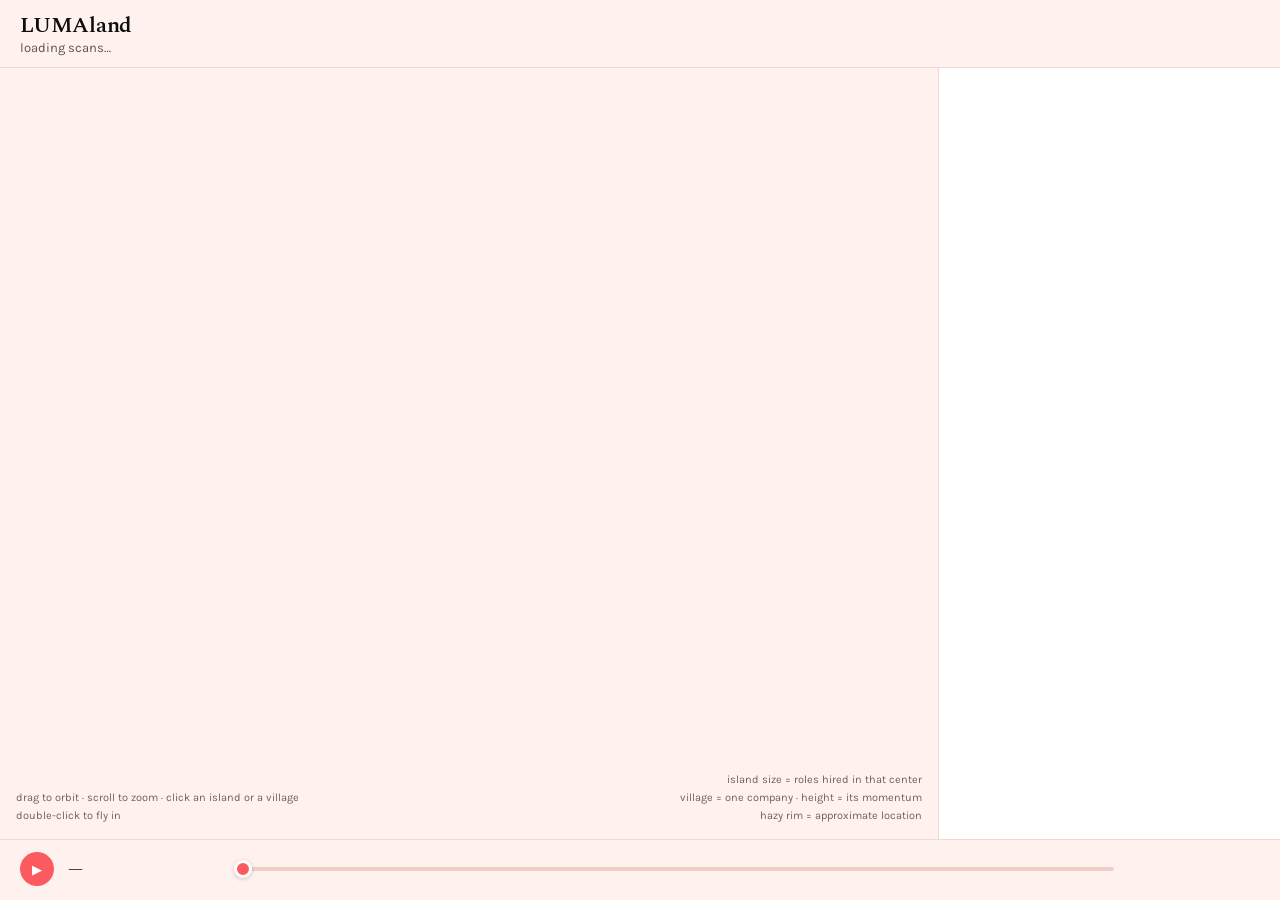
<file: luma/index.html>
<!DOCTYPE html>
<html lang="en">
<head>
<meta charset="utf-8" />
<meta name="viewport" content="width=device-width, initial-scale=1, maximum-scale=1, user-scalable=no" />
<title>LUMAland</title>
<meta property="og:site_name" content="Job Flow" />
<meta property="og:title" content="LUMAland — live map of LUMAscape hiring" />
<meta property="og:description" content="3D cartogram of the LUMAscape landscape: adtech, audio & video companies hiring — one island per job center, height by open roles. Play the scan history or scrub dates." />
<meta property="og:type" content="website" />
<meta property="og:url" content="https://bdcc.github.io/dashes/luma/index.html" />
<meta property="og:image" content="https://bdcc.github.io/dashes/luma/og-luma.png" />
<meta property="og:image:width" content="1200" />
<meta property="og:image:height" content="630" />
<meta name="twitter:card" content="summary_large_image" />
<meta name="twitter:title" content="LUMAland — live map of LUMAscape hiring" />
<meta name="twitter:description" content="3D cartogram of the LUMAscape landscape: adtech, audio & video companies hiring — one island per job center, height by open roles." />
<meta name="twitter:image" content="https://bdcc.github.io/dashes/luma/og-luma.png" />
<link rel="preconnect" href="https://fonts.gstatic.com" crossorigin="" />
<link href="https://fonts.googleapis.com/css2?family=Spectral:ital,wght@0,300;0,400;0,600;1,400&family=Karla:wght@400;500;600;700;800&display=swap" rel="stylesheet" />
<style>
  :root {
    --paper:#fff2ee; --panel:#fff; --rule:#f2d9d2; --ink:#0d0d0d; --muted:#5c5350; --faint:#6b615d;
    --accent:#fb5b60; --chipBg:#ffe0e8; --chipBd:#ffa6bf; --up:#5f9b1f; --down:#fb5b60;
    --sheet:38vh;
    /* sprite needs these — board-icons.svg symbols reference them */
    --board-wall:#fbf4f0; --board-ink:#0d0d0d; --board-steel:#8d8f98; --board-hull:#4a5560;
  }
  * { box-sizing:border-box; -webkit-tap-highlight-color:transparent; }
  html, body { margin:0; padding:0; height:100%; background:var(--paper); color:var(--ink);
    font-family:Karla, system-ui, sans-serif; -webkit-font-smoothing:antialiased; overscroll-behavior:none; }
  a { color:var(--accent); text-decoration:none; }
  a:hover { color:#d9464b; text-decoration:underline; }
  button { font-family:inherit; cursor:pointer; }
  #app { display:flex; flex-direction:column; height:100%; overflow:hidden; }
  #bar { flex:0 0 auto; display:flex; align-items:flex-end; gap:24px; padding:14px 20px 12px; border-bottom:1px solid var(--rule); }
  #bar h1 { margin:0; font-family:Spectral, serif; font-weight:600; font-size:22px; letter-spacing:-0.01em; line-height:1.1; }
  #bar .sub { font-size:13px; color:var(--muted); margin-top:2px; }
  #bar .spacer { flex:1; }
  #bar .score, #bar .status { display:none; }
  .tools { display:flex; align-items:center; gap:6px; }
  .pill { font-size:11.5px; font-weight:600; letter-spacing:0.02em; padding:6px 11px; border-radius:999px;
    border:1px solid var(--rule); background:#fff; color:var(--muted); }
  .pill:hover { border-color:var(--accent); color:var(--ink); }
  .pill.on { background:var(--accent); border-color:var(--accent); color:#fff; }
  .pill.solid { background:var(--accent); border-color:var(--accent); color:#fff; }
  #mid { flex:1; display:flex; min-height:0; }
  #stage { flex:1; position:relative; min-width:0; touch-action:none; }
  #canvas, #labels { position:absolute; inset:0; }
  #labels { overflow:hidden; pointer-events:none; }
  .hint { position:absolute; bottom:14px; font-size:11px; line-height:1.65; color:var(--faint); pointer-events:none; }
  .hint.l { left:16px; } .hint.r { right:16px; text-align:right; }
  #panel { width:342px; flex:0 0 342px; border-left:1px solid var(--rule); background:var(--panel); overflow-y:auto; padding:18px 20px 26px; }
  #scrub { flex:0 0 auto; display:flex; align-items:center; gap:14px; padding:12px 20px 14px; border-top:1px solid var(--rule); }
  #scrub .date { font-family:Spectral, serif; font-size:15px; width:150px; flex:0 0 auto; }
  #scrub .count { font-size:12px; color:var(--muted); width:130px; text-align:right; flex:0 0 auto; }
  #play { width:34px; height:34px; flex:0 0 auto; border-radius:50%; border:none; background:var(--accent); color:#fff; font-size:13px; display:flex; align-items:center; justify-content:center; }
  input[type=range] { -webkit-appearance:none; appearance:none; background:transparent; flex:1; height:18px; }
  input[type=range]::-webkit-slider-runnable-track { height:4px; border-radius:2px; background:#f0cfc7; }
  input[type=range]::-webkit-slider-thumb { -webkit-appearance:none; appearance:none; width:18px; height:18px; margin-top:-7px;
    border-radius:50%; background:var(--accent); border:3px solid #fff; box-shadow:0 1px 4px rgba(13,13,13,.2); }
  input[type=range]::-moz-range-track { height:4px; border-radius:2px; background:#f0cfc7; }
  input[type=range]::-moz-range-thumb { width:12px; height:12px; border-radius:50%; background:var(--accent); border:3px solid #fff; }

  .h { font-size:11px; font-weight:700; letter-spacing:0.07em; text-transform:uppercase; color:var(--faint); margin-top:22px; }
  .h .fnreset { margin-left:auto; cursor:pointer; color:var(--accent); font-weight:700; }
  .h .fnreset:hover { text-decoration:underline; }
  .big { font-family:Spectral, serif; font-weight:300; font-size:52px; line-height:1; }
  .title { font-family:Spectral, serif; font-weight:600; font-size:22px; letter-spacing:-0.01em; line-height:1.15; }
  .row { display:flex; align-items:center; gap:9px; padding:6px 8px; margin:0 -8px; border-radius:6px; }
  .row.tap { cursor:pointer; } .row.tap:hover { background:var(--paper); }
  .row .nm { flex:1; font-size:12.5px; overflow:hidden; text-overflow:ellipsis; white-space:nowrap; }
  .row .n { font-family:Spectral, serif; font-size:14px; width:30px; text-align:right; }
  .row .note { font-size:11px; color:var(--faint); }
  .sw { width:9px; height:9px; border-radius:2px; flex:0 0 auto; }
  .bar { position:relative; display:flex; align-items:center; gap:8px; padding:5px 8px; margin:0 -8px; border-radius:5px; overflow:hidden; }
  .bar .fill { position:absolute; left:0; top:0; bottom:0; background:rgba(13,13,13,.05); }
  .bar > *:not(.fill) { position:relative; }
  .cards { display:flex; gap:8px; margin-top:16px; }
  .card { flex:1; border:1px solid var(--rule); border-radius:8px; background:var(--paper); padding:9px 11px; }
  .card .v { font-family:Spectral, serif; font-size:22px; line-height:1.1; }
  .card .k { font-size:11px; color:var(--muted); margin-top:2px; }
  .chips { display:flex; flex-wrap:wrap; gap:5px; margin-top:9px; }
  .chip { font-size:10.5px; font-weight:600; letter-spacing:0.02em; padding:3px 8px; border-radius:999px; border:1px solid var(--rule); background:#fff; color:var(--muted); }
  .chip.cohort { background:var(--chipBg); border-color:var(--chipBd); }
  .foot { margin-top:20px; padding-top:14px; border-top:1px solid var(--rule); font-size:11px; line-height:1.7; color:var(--faint); }
  .back { margin-top:18px; width:100%; font-size:12px; font-weight:600; padding:9px; border-radius:8px; border:1px solid var(--rule); background:#fff; color:var(--muted); }
  .back:hover { border-color:var(--accent); color:var(--ink); }
  .back.hq { border-color:#b8e0da; background:#f2fbfa; color:#0f766e; }
  .back.hq:hover { border-color:#33b0a6; }
  .legend { display:grid; grid-template-columns:1fr 1fr; gap:5px 12px; margin-top:9px; }
  .legend div { display:flex; align-items:center; gap:7px; font-size:11.5px; color:var(--muted); }
  .legend .fnrow { cursor:pointer; border-radius:6px; padding:2px 5px; margin:-2px -5px; user-select:none; }
  .legend .fnrow:hover { background:var(--paper); }
  .legend .fnrow.on { background:var(--paper); box-shadow:inset 0 0 0 1px var(--accent); color:var(--ink); }
  .legend .fnrow.off { opacity:0.42; }
  .legend .fnrow .cnt { margin-left:auto; font-size:10px; opacity:0.55; font-variant-numeric:tabular-nums; }
  .fban { display:flex; align-items:center; gap:8px; font-size:11.5px; color:var(--muted); background:var(--paper); border:1px solid var(--rule); border-radius:8px; padding:6px 9px; margin-top:10px; line-height:1.35; }
  .fban .x { margin-left:auto; font-weight:700; cursor:pointer; }
  .bar.tap { cursor:pointer; }
  .bar.tap:hover { background:var(--paper); }
  .ficon { width:17px; height:17px; flex:0 0 auto; display:inline-flex; vertical-align:-3px; }
  .role { display:flex; align-items:flex-start; gap:9px; padding:7px 8px; margin:0 -8px; border-radius:7px; }
  .role:hover { background:var(--paper); }
  .role .rb { flex:1; min-width:0; }
  .role a { font-size:12.5px; line-height:1.35; color:var(--ink); overflow-wrap:break-word; }
  .role a:hover { color:var(--accent); }
  .role .meta { font-size:10.5px; color:var(--faint); margin-top:2px; }

  .geolabel { position:absolute; left:0; top:0; display:flex; align-items:baseline; white-space:nowrap; border:1px solid transparent; pointer-events:none; }
  .geolabel.village { padding:2px 7px; border-radius:999px; font-size:11px; font-weight:600; }
  .geolabel.island { padding:4px 11px; border-radius:999px; font-size:13px; box-shadow:0 2px 10px rgba(13,13,13,.10); }
  #labels.focusdim .geolabel { transition: opacity 280ms cubic-bezier(.22,1,.36,1), background-color 280ms ease, color 280ms ease, border-color 280ms ease; }

  /* ---------------- mobile: a game HUD over a full-bleed board ---------------- */
  @media (max-width: 900px) {
    #app { display:block; height:100%; position:relative; }
    #stage { position:absolute; left:0; right:0; top:0; bottom:var(--sheet); transition:bottom 260ms cubic-bezier(.22,1,.36,1); }
    #bar { position:absolute; z-index:500; left:0; right:0; top:0; display:block; padding:14px 14px 0; border:none; pointer-events:none; }
    #bar .head { display:flex; align-items:stretch; gap:8px; }
    #bar h1, #bar .sub { display:none; }
    #bar .score { display:flex; align-items:center; gap:10px; padding:8px 14px 8px 12px; border-radius:16px;
      background:var(--paper); border:2px solid var(--ink); box-shadow:0 3px 0 var(--ink); pointer-events:auto; }
    #bar .score .v { font-family:Spectral, serif; font-weight:600; font-size:26px; line-height:1; }
    #bar .score .k { font-size:10px; font-weight:700; line-height:1.25; letter-spacing:.04em; text-transform:uppercase; color:var(--muted); }
    #bar .status { flex:1; display:flex; flex-direction:column; justify-content:center; padding:7px 12px; border-radius:16px;
      background:rgba(255,242,238,.94); border:2px solid var(--ink); box-shadow:0 3px 0 var(--ink); pointer-events:auto; }
    #bar .status .d { font-size:11px; font-weight:800; letter-spacing:.03em; }
    #bar .status .m { display:flex; gap:9px; margin-top:2px; font-size:10.5px; font-weight:700; }
    .tools { margin-top:10px; gap:7px; overflow-x:auto; padding:2px 0 4px; pointer-events:auto; scrollbar-width:none; }
    .tools::-webkit-scrollbar { display:none; }
    .pill { flex:0 0 auto; padding:9px 15px; font-size:12.5px; font-weight:800; border:2px solid var(--ink);
      box-shadow:0 3px 0 var(--ink); background:var(--paper); color:var(--ink); min-height:40px; }
    .pill.on, .pill.solid { background:var(--accent); color:#fff; border-color:var(--ink); }
    .hint { display:none; }
    #scrub { position:absolute; z-index:610; left:0; right:0; bottom:var(--sheet); padding:0 16px 12px;
      border:none; gap:11px; transition:bottom 260ms cubic-bezier(.22,1,.36,1); }
    #scrub .date, #scrub .count { display:none; }
    #play { width:46px; height:46px; flex:0 0 46px; border:2px solid var(--ink); box-shadow:0 3px 0 var(--ink); font-size:15px; }
    input[type=range] { height:28px; }
    input[type=range]::-webkit-slider-runnable-track { height:8px; border-radius:4px; background:rgba(13,13,13,.14); }
    input[type=range]::-webkit-slider-thumb { width:28px; height:28px; margin-top:-10px; border:4px solid #fff; box-shadow:0 2px 0 rgba(13,13,13,.22); }
    #panel { position:absolute; z-index:600; left:0; right:0; bottom:0; width:auto; flex:none; height:var(--sheet);
      border:none; border-top:2px solid var(--ink); border-radius:20px 20px 0 0; background:var(--paper);
      box-shadow:0 -6px 24px rgba(13,13,13,.18); padding:0 16px 26px; transition:height 260ms cubic-bezier(.22,1,.36,1); }
    #handle { display:block; position:sticky; top:0; z-index:2; padding:9px 16px 7px; margin:0 -16px 6px;
      background:var(--paper); border:none; width:calc(100% + 32px); display:flex; align-items:center; gap:9px; }
    #handle .t { flex:1; text-align:left; font-size:11.5px; font-weight:800; letter-spacing:.04em; text-transform:uppercase;
      color:var(--muted); overflow:hidden; text-overflow:ellipsis; white-space:nowrap; }
    #handle .a { display:flex; align-items:center; gap:7px; padding:5px 11px; border-radius:999px; background:#fff;
      border:2px solid var(--ink); box-shadow:0 2px 0 var(--ink); font-size:11px; font-weight:800; letter-spacing:.03em; }
    .row { padding:11px 13px; margin:0 0 7px; border-radius:14px; background:#fff; border:2px solid var(--ink);
      box-shadow:0 3px 0 rgba(13,13,13,.14); min-height:52px; }
    .row .nm { font-size:14px; font-weight:700; }
    .row .n { font-family:Spectral, serif; font-size:22px; width:auto; }
    .sw { width:13px; height:13px; border-radius:3px; }
    .bar { background:#fff; padding:7px 10px; margin:0 0 3px; border-radius:9px; }
    .big { font-size:44px; }
    .back { min-height:48px; font-size:13.5px; font-weight:800; border:2px solid var(--ink); border-radius:14px;
      background:#fff; color:var(--ink); box-shadow:0 3px 0 var(--ink); }
    .foot, .legend, .cards { display:none; }
    body.sheet-open { --sheet:74vh; }
    body.sheet-hidden { --sheet:106px; }
  }
  #handle { display:none; }
  @media (max-width: 900px) { body.sheet-hidden #panelBody { display:none; } }
</style>
</head>
<body>
<svg xmlns="http://www.w3.org/2000/svg" style="display:none">
<symbol id="fn-engineering" viewBox="0 0 24 24">
    <rect x="6.5" y="11.5" width="11" height="9.5" fill="var(--board-wall, #fbf4f0)" stroke="var(--board-ink, #0d0d0d)" stroke-width="1"></rect>
    <path d="M4.5 11.5 12 4.6 19.5 11.5Z" fill="currentColor" stroke="var(--board-ink, #0d0d0d)" stroke-width="1" stroke-linejoin="round"></path>
  </symbol>
<symbol id="fn-design" viewBox="0 0 24 24">
    <rect x="6.5" y="11.5" width="11" height="9.5" fill="var(--board-wall, #fbf4f0)" stroke="var(--board-ink, #0d0d0d)" stroke-width="1"></rect>
    <path d="M4.5 11.5 12 4.6 19.5 11.5Z" fill="currentColor" stroke="var(--board-ink, #0d0d0d)" stroke-width="1" stroke-linejoin="round"></path>
  </symbol>
<symbol id="fn-other" viewBox="0 0 24 24">
    <rect x="6.5" y="11.5" width="11" height="9.5" fill="var(--board-wall, #fbf4f0)" stroke="var(--board-ink, #0d0d0d)" stroke-width="1"></rect>
    <path d="M4.5 11.5 12 4.6 19.5 11.5Z" fill="currentColor" stroke="var(--board-ink, #0d0d0d)" stroke-width="1" stroke-linejoin="round"></path>
  </symbol>
<symbol id="fn-product" viewBox="0 0 24 24">
    <rect x="4.5" y="12.5" width="15" height="8.5" fill="var(--board-wall, #fbf4f0)" stroke="var(--board-ink, #0d0d0d)" stroke-width="1"></rect>
    <path d="M2.8 12.5 12 6.2 21.2 12.5Z" fill="currentColor" stroke="var(--board-ink, #0d0d0d)" stroke-width="1" stroke-linejoin="round"></path>
    <path d="M12 6.2V12.5" stroke="var(--board-ink, #0d0d0d)" stroke-width="0.9" opacity="0.45"></path>
  </symbol>
<symbol id="fn-research" viewBox="0 0 24 24">
    <rect x="9" y="8" width="6" height="13" fill="var(--board-wall, #fbf4f0)" stroke="var(--board-ink, #0d0d0d)" stroke-width="1"></rect>
    <path d="M7.2 8 12 2.3 16.8 8Z" fill="currentColor" stroke="var(--board-ink, #0d0d0d)" stroke-width="1" stroke-linejoin="round"></path>
  </symbol>
<symbol id="fn-marketing" viewBox="0 0 24 24">
    <rect x="10.3" y="3" width="1.6" height="18" fill="var(--board-wall, #fbf4f0)" stroke="var(--board-ink, #0d0d0d)" stroke-width="1"></rect>
    <path d="M11.9 4.2 20 7.4 11.9 10.6Z" fill="currentColor" stroke="var(--board-ink, #0d0d0d)" stroke-width="1" stroke-linejoin="round"></path>
  </symbol>
<symbol id="fn-sales" viewBox="0 0 24 24">
    <rect x="6.5" y="13.5" width="11" height="7.5" fill="var(--board-wall, #fbf4f0)" stroke="var(--board-ink, #0d0d0d)" stroke-width="1"></rect>
    <path d="M3.6 14.2 20.4 14.2 18.4 10.6 5.6 10.6Z" fill="currentColor" stroke="var(--board-ink, #0d0d0d)" stroke-width="1" stroke-linejoin="round"></path>
  </symbol>
<symbol id="fn-operations" viewBox="0 0 24 24">
    <rect x="4.5" y="13.4" width="15" height="7.6" fill="var(--board-wall, #fbf4f0)" stroke="var(--board-ink, #0d0d0d)" stroke-width="1"></rect>
    <rect x="2.6" y="10.4" width="18.8" height="3" fill="currentColor" stroke="var(--board-ink, #0d0d0d)" stroke-width="1" stroke-linejoin="round"></rect>
  </symbol>
<symbol id="village-flag" viewBox="0 0 24 24">
    <rect x="8.2" y="2.6" width="1.6" height="18.4" fill="var(--board-wall, #fbf4f0)" stroke="var(--board-ink, #0d0d0d)" stroke-width="1"></rect>
    <rect x="9.8" y="4" width="8.4" height="5.4" fill="currentColor" stroke="var(--board-ink, #0d0d0d)" stroke-width="1"></rect>
  </symbol>
<symbol id="vessel-ship" viewBox="0 0 24 24">
    <rect x="10.2" y="4" width="1.4" height="10.4" fill="var(--board-steel, #8d8f98)" stroke="var(--board-ink, #0d0d0d)" stroke-width="0.9"></rect>
    <path d="M11.6 5 18.4 13.4H11.6Z" fill="currentColor" stroke="var(--board-ink, #0d0d0d)" stroke-width="1" stroke-linejoin="round"></path>
    <path d="M3.4 14.6H20.6L17.6 20H6.4Z" fill="var(--board-hull, #4a5560)" stroke="var(--board-ink, #0d0d0d)" stroke-width="1" stroke-linejoin="round"></path>
  </symbol>
<symbol id="vessel-rig" viewBox="0 0 24 24">
    <path d="M9 12.6 12 5.2 15 12.6" fill="none" stroke="var(--board-steel, #8d8f98)" stroke-width="1.4" stroke-linejoin="round"></path>
    <path d="M12.6 5.6 18 7.6 12.6 9.6Z" fill="currentColor" stroke="var(--board-ink, #0d0d0d)" stroke-width="0.9" stroke-linejoin="round"></path>
    <rect x="3.6" y="12.4" width="16.8" height="2.8" fill="var(--board-wall, #fbf4f0)" stroke="var(--board-ink, #0d0d0d)" stroke-width="1"></rect>
    <rect x="6" y="15.2" width="1.6" height="5.4" fill="var(--board-steel, #8d8f98)" stroke="var(--board-ink, #0d0d0d)" stroke-width="0.9"></rect>
    <rect x="16.4" y="15.2" width="1.6" height="5.4" fill="var(--board-steel, #8d8f98)" stroke="var(--board-ink, #0d0d0d)" stroke-width="0.9"></rect>
  </symbol>
<symbol id="connection-arc" viewBox="0 0 24 24">
    <path d="M3.6 18.4Q12 1.6 20.4 18.4" fill="none" stroke="currentColor" stroke-width="1.8" stroke-linecap="round"></path>
    <circle cx="3.6" cy="18.4" r="2.2" fill="currentColor"></circle>
    <circle cx="20.4" cy="18.4" r="2.2" fill="currentColor"></circle>
  </symbol>
<symbol id="tile-hex" viewBox="0 0 24 24">
    <path d="M12 2.6 20.1 7.3V16.7L12 21.4 3.9 16.7V7.3Z" fill="currentColor" stroke="var(--board-ink, #0d0d0d)" stroke-width="1" stroke-linejoin="round"></path>
  </symbol>
</svg>

<div id="app">
  <header id="bar">
    <div class="head">
      <div class="score"><span class="v" id="scoreV">0</span><span class="k">open<br />roles</span></div>
      <div>
        <h1>LUMAland</h1>
        <div class="sub" id="sub">loading scans…</div>
      </div>
      <div class="status">
        <div class="d" id="statusD">—</div>
        <div class="m"><span style="color:var(--up)" id="statusUp">▲ 0</span><span style="color:var(--down)" id="statusDown">▼ 0</span><span style="color:var(--faint)" id="statusScan"></span></div>
      </div>
    </div>
    <div class="spacer"></div>
    <div class="tools" id="tools"></div>
  </header>

  <div id="mid">
    <div id="stage">
      <div id="canvas"></div>
      <div id="labels"></div>
      <div class="hint l">drag to orbit · scroll to zoom · click an island or a village<br />double-click to fly in</div>
      <div class="hint r">island size = roles hired in that center<br />village = one company · height = its momentum<br />hazy rim = approximate location</div>
    </div>
    <aside id="panel">
      <button id="handle" aria-label="Toggle panel"><span class="t" id="handleTitle">Biggest centers</span><span class="a"><span id="handleAction">More</span><span id="handleChevron">▲</span></span></button>
      <div id="panelBody"></div>
    </aside>
  </div>

  <footer id="scrub">
    <button id="play">▶</button>
    <div class="date" id="scrubDate">—</div>
    <input type="range" id="range" min="0" max="1" step="1" value="0" />
    <div class="count" id="scrubCount"></div>
  </footer>
</div>

<script type="module">
import { createGeoBoard, FUNCTION_COLORS } from '../world/geo-board.js';  // shared engine (world/)
import { normalizeBoardData } from '../world/geo-data.js';  // canonical — regenerated by lumascape_geo.py
import { loadBoardData } from '../loader.js';

const FN_LABELS = { engineering:'Engineering', product:'Product', design:'Design', research:'Research',
  sales:'Sales', marketing:'Marketing', operations:'Operations', other:'Other' };
const FN_KEYS = Object.keys(FN_LABELS);
const PRESETS = [['world','World'],['na','N. America'],['eu','Europe'],['asia','Asia']];
/** sprite icon for a function key; anything unknown renders the 'other' house */
function fnIcon(fn) {
  const key = FN_KEYS.includes(String(fn || '').toLowerCase()) ? String(fn).toLowerCase() : 'other';
  return `<svg class="ficon" style="color:${FUNCTION_COLORS[key] || '#54505c'}" aria-hidden="true"><use href="#fn-${key}"></use></svg>`;
}
/** live fn-filter counts: companies + centers hiring each function, at the scrubber date */
function fnStats() {
  const out = {};
  FN_KEYS.forEach((f) => (out[f] = { companies: 0, centers: 0 }));
  board.companies.forEach((co) => {
    const sn = board.snapshot(co.name, dateIndex);
    FN_KEYS.forEach((f) => { if ((sn.fns || {})[f] > 0) out[f].companies++; });
  });
  board.islands.forEach((is) => {
    const seen = {};
    is.companies.forEach((e) => {
      const sn = board.snapshot(e.name, dateIndex);
      FN_KEYS.forEach((f) => { if ((sn.fns || {})[f] > 0) seen[f] = 1; });
    });
    FN_KEYS.forEach((f) => { out[f].centers += seen[f] || 0; });
  });
  return out;
}
/** union stats for a multi-function filter: companies/centers hiring ANY of the selected functions */
function anyFnStats() {
  const fns = [...fnSel];
  const coSet = new Set(), islSet = new Set();
  board.companies.forEach((co) => {
    const sn = board.snapshot(co.name, dateIndex);
    if (sn.founded && fns.some((f) => (sn.fns || {})[f] > 0)) coSet.add(co.name);
  });
  board.islands.forEach((is) => {
    if (is.companies.some((e) => {
      const sn = board.snapshot(e.name, dateIndex);
      return sn.founded && fns.some((f) => (sn.fns || {})[f] > 0);
    })) islSet.add(is.id);
  });
  return { companies: coSet.size, centers: islSet.size };
}
const SRC = new URLSearchParams(location.search).get('data') || 'auto';
const POLL_MS = 120000;
const $ = (id) => document.getElementById(id);
const esc = (s) => String(s).replace(/[&<>"]/g, (c) => ({ '&':'&amp;','<':'&lt;','>':'&gt;','"':'&quot;' }[c]));
const isMobile = () => matchMedia('(max-width: 900px)').matches;

let board = null, data = null, sel = null, playing = false, timer = null, theme = 'day', preset = 'world', dateIndex = 0, sheet = 'peek', showAllRoles = {}, fnSel = new Set(), hqOn = false;
let sectorStyle = 'terrain';   // terrain (sector landforms) is the default view

function applySheet() {
  document.body.classList.toggle('sheet-open', sheet === 'open');
  document.body.classList.toggle('sheet-hidden', sheet === 'hidden');
  $('handleTitle').textContent = sheet === 'hidden' ? 'Map'
    : sel && sel.type === 'company' ? 'Company' : sel ? 'Center' : 'Biggest centers';
  $('handleAction').textContent = sheet === 'hidden' ? 'List' : sheet === 'peek' ? 'More' : 'Hide';
  $('handleChevron').textContent = sheet === 'open' ? '▼' : '▲';
}

function fmtDate(d) {
  if (!d) return '—';
  const [y, m, day] = d.split('-').map(Number);
  return new Date(y, m - 1, day).toLocaleDateString('en-US', { month:'short', day:'numeric', year:'numeric' });
}

function tools() {
  const el = $('tools');
  el.innerHTML = PRESETS.map(([id, label]) => `<button class="pill${preset === id ? ' on' : ''}" data-preset="${id}">${label}</button>`).join('')
    + `<button class="pill${sectorStyle === 'terrain' ? ' on' : ''}" data-sector="1">${isMobile() ? '⛰' : (sectorStyle === 'terrain' ? 'Terrain' : 'Flat')}</button>`
    + `<button class="pill" data-theme="1">${isMobile() ? (theme === 'night' ? '☾' : '☀') : (theme === 'night' ? 'Daylight' : 'Night')}</button>`
    + `<button class="pill solid" data-reset="1">${isMobile() ? '⟲' : 'Reset view'}</button>`;
}

function chrome() {
  if (!board) return;
  const snaps = data.companies.map((co) => board.snapshot(co.name, dateIndex));
  const total = snaps.reduce((a, s) => a + (s.founded ? s.total : 0), 0);
  const up = snaps.filter((s) => s.delta > 0).length, down = snaps.filter((s) => s.delta < 0).length;
  $('sub').textContent = `${data.companies.length} companies · ${data.locatedRoles} located roles · ${board.islands.length} centers`;
  $('scoreV').textContent = total;
  $('statusD').textContent = fmtDate(data.dates[dateIndex]);
  $('statusUp').textContent = '▲ ' + up;
  $('statusDown').textContent = '▼ ' + down;
  $('statusScan').textContent = `scan ${dateIndex + 1}/${data.dates.length}`;
  $('scrubDate').textContent = fmtDate(data.dates[dateIndex]);
  $('scrubCount').textContent = `scan ${dateIndex + 1} of ${data.dates.length}`;
  $('range').max = data.dates.length - 1;
  $('range').value = dateIndex;
  $('play').textContent = playing ? '❙❙' : '▶';
  applySheet();
  return { total, up, down };
}

function barRow(label, count, pct, fn) {
  return `<div class="bar tap" data-fn="${esc(fn)}" title="Highlight centers hiring ${FN_LABELS[fn] || fn}"><div class="fill" style="width:${pct}%"></div>${fnIcon(fn)}`
    + `<div class="nm">${esc(label)}</div><div class="n">${count}</div></div>`;
}

function summary() {
  const c = chrome();
  const fs = fnStats();
  /* re-rank by the live total each scan so playback keeps "largest" honest */
  const rows = [...board.islands].sort((a, b) => (b.live ?? b.roles) - (a.live ?? a.roles)).slice(0, isMobile() ? 19 : 10).map((is) => {
    const note = is.isWater ? 'flotilla · no land'
      : (is.companies.length === 1 ? '1 company' : is.companies.length + ' companies') + (is.precision === 'city' ? '' : ' · approximate');
    const sw = is.isWater ? '#79cfe0' : is.precision === 'city' ? '#bfe07d' : '#d7dfae';
    return `<div class="row tap" data-island="${is.id}" data-fly="1"><div class="sw" style="background:${sw}"></div>`
      + `<div class="nm">${esc(is.label)}<div class="note" style="font-weight:400">${note}</div></div><div class="n">${is.live ?? is.roles}</div></div>`;
  }).join('');
  const unplaced = (data.unplaced || []).reduce((a, u) => a + u.roles, 0);
  return `<div class="title">${isMobile() ? 'Biggest centers' : 'LUMAland · ' + fmtDate(data.dates[dateIndex])}</div>`
    + `<div style="display:flex;align-items:baseline;gap:9px;margin-top:12px" class="cards-hide"><div class="big">${c.total}</div>`
    + `<div style="font-size:12px;color:var(--muted);max-width:150px;line-height:1.4">open roles across ${data.companies.length} companies</div></div>`
    + `<div class="cards"><div class="card"><div class="v" style="color:var(--up)">${c.up}</div><div class="k">rising this scan</div></div>`
    + `<div class="card"><div class="v" style="color:var(--down)">${c.down}</div><div class="k">contracting</div></div></div>`
    + (fnSel.size ? (function () { const u = anyFnStats(); return `<div class="fban"><span style="flex:1">Filtering <b>${[...fnSel].map((k) => FN_LABELS[k]).join(' + ')}</b> — ${u.companies} companies · ${u.centers} centers hiring any of them. Everything else desaturated.</span><span class="x tap" data-fnclear="1" title="Clear filter">✕</span></div>`; })() : '')
    + (fnSel.size ? `<div class="h" style="display:flex;align-items:center;gap:9px">Roof colors = function — click a colored role to clear it (gray = filtered out)<span class="fnreset tap" data-fnclear="1" title="Clear filter">Reset all</span></div>` : `<div class="h">Roof colors = function — click a role to solo it, click again to restore</div>`)
    + `<div class="legend">`
    + FN_KEYS.map((k) => `<div class="fnrow${fnSel.has(k) ? ' on' : fnSel.size ? ' off' : ''}" data-fn="${k}" title="${FN_LABELS[k]}: ${fs[k].companies} companies · ${fs[k].centers} centers hiring — click to highlight (click again to remove)">${fnIcon(k)}<span>${FN_LABELS[k]}</span><span class="cnt">${fs[k].companies}</span></div>`).join('')
    + `</div><div class="h">Largest centers</div><div style="margin-top:6px">${rows}</div>`
    + `<div class="foot">One island per job center, sized by the roles hired there — square-root sized, so a one-role`
    + ` center is still a place. Ground tint is the company's sector. Contraction digs a valley that never floods.`
    + ` Bare remote is its own center: no land, a flotilla in open water. Footprints are pinned across the scrubber`
    + ` because locations exist only at the latest scan.</div>`
    + `<div style="margin-top:10px;font-size:11px;color:${unplaced ? 'var(--accent)' : 'var(--faint)'}">`
    + (unplaced ? `${unplaced} roles unplaced (${data.unplaced.map((u) => esc(u.location)).join(', ')})` : 'Every location string resolved — 0 roles unplaced.')
    + `</div>`;
}

function islandPanel(id) {
  const is = board.islands.find((i) => i.id === id);
  if (!is) return summary();
  /* function split at the scrubber date: per-date company fns scaled by the
     village's static share (mix exists only at the latest scan — same shape
     as geo-board villageFns) */
  const fns = {};
  is.companies.forEach((entry) => {
    const sn = board.snapshot(entry.name, dateIndex);
    if (!sn.founded) return;
    const share = entry.roles / Math.max(1, entry.co.locatedRoles || entry.roles);
    Object.entries(sn.fns || {}).forEach(([fn, n]) => {
      const v = n * share;
      if (v >= 0.35) fns[fn] = (fns[fn] || 0) + v;
    });
  });
  const rows = Object.entries(fns).sort((a, b) => b[1] - a[1]).map(([fn, v]) => ({ fn, v: Math.max(1, Math.round(v)) }));
  const top = rows.length ? rows[0].v : 1;
  const sub = is.isWater ? `remote-eligible roles across ${is.companies.length} companies`
    : `${is.companies.length === 1 ? '1 company' : is.companies.length + ' companies'} hiring here${is.precision === 'city' ? '' : ' · approximate location'}`;
  return `<div class="title">${esc(is.label)}</div><div style="font-size:11.5px;color:var(--muted);margin-top:3px">${sub}</div>`
    + `<div class="big" style="margin-top:12px">${is.live ?? is.roles}</div>`
    + `<div class="h">Function split here</div><div style="margin-top:8px">`
    + rows.map((r) => barRow(FN_LABELS[r.fn] || r.fn, r.v, Math.round((r.v / top) * 100), r.fn)).join('')
    + `</div><div class="h">Hiring here</div><div style="margin-top:8px">`
    + is.companies.map((entry) => {
      const places = (entry.co.villages || []).length + (entry.co.stations || []).length;
      const sw = '#' + (entry.co.sector ? entry.co.sector.tint.toString(16).padStart(6, '0') : 'e2dcd6');
      /* the company's place in THIS island — live total at the scrubber date */
      const place = (is.villages || []).find((v) => v.name === entry.name)
        || (is.vessels || []).find((v) => v.co === entry.co);
      const live = (place && place.live !== undefined) ? place.live : entry.roles;
      return `<div class="row tap" data-company="${esc(entry.name)}"><div class="sw" style="background:${sw}"></div>`
        + `<div class="nm">${esc(entry.name)}</div><div class="note">${places > 1 ? '+' + (places - 1) : ''}</div><div class="n">${live}</div></div>`;
    }).join('')
    + `</div><div style="margin-top:14px;font-size:11px;line-height:1.6;color:var(--faint)">Resolved from: ${(is.sources || []).map(esc).join(' · ')}</div>`
    + (is.isWater ? `<button class="back hq" data-hqtoggle="1" title="Draw lines from each company's remote station to its biggest land office (remote-first companies have none)">${hqOn ? 'Hide' : 'Show'} HQ connections${hqOn ? ' ✓' : ''}</button>` : '')
    + `<button class="back" data-clear="1">Back to the whole board</button>`;
}

function companyPanel(name) {
  const co = data.companies.find((c) => c.name === name);
  if (!co) return summary();
  const sn = board.snapshot(name, dateIndex);
  const series = co.history.filter((h) => h.date <= data.dates[dateIndex]).map((h) => h.smoothed);
  const rows = Object.entries(sn.fns || {}).filter(([, v]) => v > 0).sort((a, b) => b[1] - a[1]);
  const top = rows.length ? rows[0][1] : 1;
  let line = '', area = '', cx = 0, cy = 0;
  if (series.length > 1) {
    const max = Math.max(...series, 1), min = Math.min(...series, 0), span = Math.max(1, max - min);
    const pts = series.map((v, i) => [4 + (i / (series.length - 1)) * 282, 50 - ((v - min) / span) * 44]);
    line = pts.map((p, i) => (i ? 'L' : 'M') + p[0].toFixed(1) + ' ' + p[1].toFixed(1)).join(' ');
    area = line + ` L${pts[pts.length - 1][0].toFixed(1)} 54 L${pts[0][0].toFixed(1)} 54 Z`;
    cx = pts[pts.length - 1][0]; cy = pts[pts.length - 1][1];
  }
  const where = [
    ...(co.villages || []).map((v) => ({ label:v.island.label, roles:v.live ?? v.roles, kind:v.island.precision === 'city' ? '' : 'approx', id:v.island.id })),
    ...(co.stations || []).map((v) => ({ label:v.island.label, roles:v.live ?? v.roles, kind:v.isRig ? 'rig' : 'ship', id:v.island.id })),
  ].sort((a, b) => b.roles - a.roles);
  const roles = (data.roles || []).filter((r) => (r.company || '') === co.name)
    .sort((a, b) => String(b.posted_at || '').localeCompare(String(a.posted_at || '')));
  const MAX_ROLES = 15;
  /* the flat role list exists only at the latest scan — scale its length by the
     same live ratio applyDate uses, so the count follows the scrubber */
  const lastSn = board.snapshot(co.name, data.dates.length - 1);
  const liveRoles = sn.founded ? Math.round(roles.length * (sn.total / Math.max(1, lastSn.total))) : 0;
  const roleRows = (showAllRoles[co.name] ? roles : roles.slice(0, MAX_ROLES)).map((r) => {
    const meta = [r.location, r.posted_at].filter((x) => x).map(esc).join(' · ');
    return `<div class="role">${fnIcon(r.department)}<div class="rb"><a href="${esc(r.url)}" target="_blank" rel="noopener">${esc(r.title)}</a>`
      + (meta ? `<div class="meta">${meta}</div>` : '') + `</div></div>`;
  }).join('');
  const delta = !sn.founded ? 'not yet on the board at this scan'
    : sn.delta > 0 ? `▲ ${sn.delta} since the last scan — its land rises`
    : sn.delta < 0 ? `▼ ${Math.abs(sn.delta)} since the last scan — its land digs a valley`
    : 'flat since the last scan';
  const dcol = sn.delta > 0 ? 'var(--up)' : sn.delta < 0 ? 'var(--down)' : 'var(--muted)';
  return `<div class="title">${esc(co.name)}</div><div class="chips">`
    + (co.cohort ? `<span class="chip cohort">${esc(co.cohort)}</span>` : '')
    + (co.sector ? `<span class="chip">${esc(co.sector.key)}</span>` : '')
    + `<span class="chip">${esc(co.remote_policy)}</span></div>`
    + `<div style="display:flex;align-items:baseline;gap:9px;margin-top:14px"><div class="big">${sn.founded ? sn.total : 0}</div>`
    + `<div style="font-size:12px;line-height:1.4;max-width:150px;color:${dcol}">${delta}</div></div>`
    + `<svg viewBox="0 0 290 56" style="width:100%;height:56px;display:block;margin-top:14px;overflow:visible">`
    + `<path d="${area}" fill="rgba(251,91,96,0.10)"></path>`
    + `<path d="${line}" fill="none" stroke="#fb5b60" stroke-width="2" stroke-linejoin="round" stroke-linecap="round"></path>`
    + `<circle cx="${cx}" cy="${cy}" r="3.5" fill="#fb5b60"></circle></svg>`
    + `<div style="font-size:11px;color:var(--faint)">roles over ${series.length} scans</div>`
    + `<div class="h">Buildings by function</div><div style="margin-top:8px">`
    + rows.map(([fn, v]) => barRow(FN_LABELS[fn] || fn, v, Math.round((v / top) * 100), fn)).join('')
    + `</div><div class="h">Where</div><div style="margin-top:8px">`
    + where.map((w) => `<div class="row tap" data-island="${w.id}" data-fly="1"><div class="nm">${esc(w.label)}</div>`
      + `<div class="note">${w.kind}</div><div class="n">${w.roles}</div></div>`).join('')
    + `</div><div class="h">Open roles${liveRoles ? ' · ' + liveRoles : ''}</div><div style="margin-top:8px">`
    + (sn.founded && liveRoles > 0 ? (roleRows || `<div style="font-size:11.5px;color:var(--faint)">No live roles in this dataset.</div>`)
      : `<div style="font-size:11.5px;color:var(--faint)">${sn.founded ? 'No live roles at this scan.' : 'Not on the board at this scan.'}</div>`)
    + (liveRoles > MAX_ROLES && !showAllRoles[co.name] ? `<div class="row tap" data-rolemore="1" style="font-size:11.5px;color:var(--accent);margin-top:7px">Show all ${liveRoles} roles</div>` : '')
    + `</div><div style="margin-top:14px;font-size:12px;color:var(--muted);line-height:1.6">`
    + `${co.remote_count} of ${co.total_jobs} roles remote-eligible`
    + ((co.stations || []).length ? ' — moored in open water on the board' : '')
    + ` · present in ${where.length} ${where.length === 1 ? 'center' : 'centers'}</div>`
    + `<button class="back" data-clear="1">Back to the whole board</button>`;
}

function render() {
  if (!board) return;
  chrome();
  tools();
  $('panelBody').innerHTML = sel && sel.type === 'island' ? islandPanel(sel.id)
    : sel && sel.type === 'company' ? companyPanel(sel.id) : summary();
}

function setDate(i) {
  board.setDate(i);
  dateIndex = board.state.dateIndex;
  render();
}

async function boot() {
  try {
    data = normalizeBoardData(await loadBoardData('luma', SRC));
    dateIndex = data.dates.length - 1;
    board = createGeoBoard({
      mount: $('canvas'), labelLayer: $('labels'), data, theme, sectorStyle,
      autorotate: false, labelBudget: isMobile() ? 6 : 15,
      onSelect: (s) => { sel = s; hqOn = false; board.setHqLines(false); if (isMobile() && (s || sheet === 'open')) sheet = 'peek'; render(); },
    });
    if (fnSel.size) board.setFnFilter([...fnSel]);   // rebuild resets state — carry the fn filter
    render();
  } catch (e) {
    console.error(e);
    $('panelBody').innerHTML = `<div style="font-size:13px;color:var(--accent);line-height:1.6">Board failed to load: ${esc(e.message || e)}</div>`;
  }
}

document.addEventListener('click', (e) => {
  const t = e.target.closest('[data-preset],[data-theme],[data-sector],[data-reset],[data-island],[data-company],[data-rolemore],[data-fn],[data-fnclear],[data-hqtoggle],[data-clear],#handle');
  if (!t || !board) return;
  if (t.id === 'handle') { sheet = sheet === 'hidden' ? 'peek' : sheet === 'peek' ? 'open' : 'hidden'; return applySheet(); }
  if (t.dataset.hqtoggle) { hqOn = !hqOn; board.setHqLines(hqOn); return render(); }
  if (t.dataset.fnclear) { fnSel.clear(); board.setFnFilter(null); return render(); }
  if (t.dataset.fn) {
    const k = t.dataset.fn;
    /* multi-toggle: click a color to solo it (others dim); click again to
       remove it; selecting more colors reveals all of their tiles */
    if (fnSel.has(k)) fnSel.delete(k); else fnSel.add(k);
    board.setFnFilter([...fnSel]);
    if (sel) board.select(null);   // dims read best from the whole board
    return render();
  }
  if (t.dataset.preset) { preset = t.dataset.preset; board.preset(preset); if (preset === 'world') board.select(null); return render(); }
  if (t.dataset.theme) { theme = theme === 'night' ? 'day' : 'night'; board.setTheme(theme); return render(); }
  if (t.dataset.sector) {
    sectorStyle = sectorStyle === 'terrain' ? 'tint' : 'terrain';
    board.setSectorStyle(sectorStyle);
    return render();
  }
  if (t.dataset.reset) { preset = 'world'; board.reset(); return render(); }
  if (t.dataset.clear) return board.select(null);
  if (t.dataset.rolemore) { if (sel && sel.type === 'company') showAllRoles[sel.id] = true; return render(); }
  if (t.dataset.company) return board.select({ type:'company', id:t.dataset.company });
  if (t.dataset.island) { board.select({ type:'island', id:t.dataset.island }); if (t.dataset.fly) board.flyTo(t.dataset.island); }
});

$('range').addEventListener('input', (e) => setDate(Number(e.target.value)));
$('play').addEventListener('click', () => {
  if (playing) { clearInterval(timer); playing = false; return render(); }
  timer = setInterval(() => setDate((board.state.dateIndex + 1) % board.dates.length), 900);
  playing = true; render();
});
addEventListener('resize', () => { if (board) tools(); });

/** rebuild only when the scan count changed — footprints are pinned per build on purpose */
setInterval(async () => {
  if (!board) return;
  try {
    const next = normalizeBoardData(await loadBoardData('luma', SRC));
    if (next.dates.length === data.dates.length) return;
    board.destroy();
    data = next; dateIndex = data.dates.length - 1; sel = null;
    board = createGeoBoard({
      mount: $('canvas'), labelLayer: $('labels'), data, theme, sectorStyle,
      autorotate: false, labelBudget: isMobile() ? 6 : 15,
      onSelect: (s) => { sel = s; hqOn = false; board.setHqLines(false); if (isMobile() && (s || sheet === 'open')) sheet = 'peek'; render(); },
    });
    if (fnSel.size) board.setFnFilter([...fnSel]);   // rebuild resets state — carry the fn filter
    render();
  } catch (err) { console.warn('[geo-board] refresh failed', err); }
}, POLL_MS);

boot();
</script>
</body>
</html>
</file>
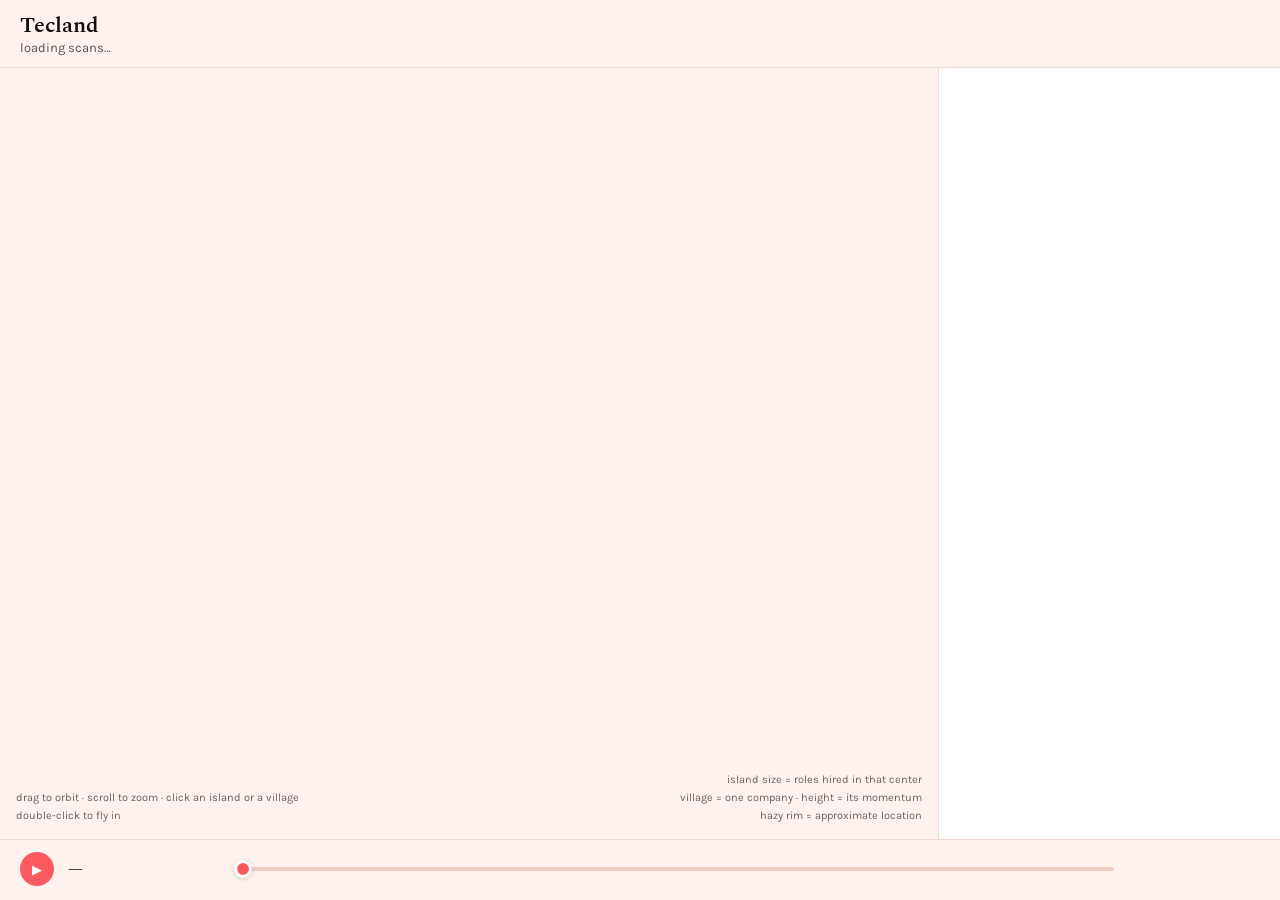
<file: world/index.html>
<!DOCTYPE html>
<html lang="en">
<head>
<meta charset="utf-8" />
<meta name="viewport" content="width=device-width, initial-scale=1, maximum-scale=1, user-scalable=no" />
<title>Tecland</title>
<meta property="og:site_name" content="Job Flow" />
<meta property="og:title" content="Tiny World — live map of startup job openings" />
<meta property="og:description" content="3D cartogram of a16z portfolio hiring: one island per job center, height by open roles, ships for remote-first companies. Play the scan history or scrub dates." />
<meta property="og:type" content="website" />
<meta property="og:url" content="https://bdcc.github.io/dashes/world/index.html" />
<meta property="og:image" content="https://bdcc.github.io/dashes/world/og-world.png" />
<meta property="og:image:width" content="1200" />
<meta property="og:image:height" content="630" />
<meta name="twitter:card" content="summary_large_image" />
<meta name="twitter:title" content="Tiny World — live map of startup job openings" />
<meta name="twitter:description" content="3D cartogram of a16z portfolio hiring: one island per job center, height by open roles, ships for remote-first companies." />
<meta name="twitter:image" content="https://bdcc.github.io/dashes/world/og-world.png" />
<link rel="preconnect" href="https://fonts.gstatic.com" crossorigin="" />
<link href="https://fonts.googleapis.com/css2?family=Spectral:ital,wght@0,300;0,400;0,600;1,400&family=Karla:wght@400;500;600;700;800&display=swap" rel="stylesheet" />
<style>
  :root {
    --paper:#fff2ee; --panel:#fff; --rule:#f2d9d2; --ink:#0d0d0d; --muted:#5c5350; --faint:#6b615d;
    --accent:#fb5b60; --chipBg:#ffe0e8; --chipBd:#ffa6bf; --up:#5f9b1f; --down:#fb5b60;
    --sheet:38vh;
    /* sprite needs these — board-icons.svg symbols reference them */
    --board-wall:#fbf4f0; --board-ink:#0d0d0d; --board-steel:#8d8f98; --board-hull:#4a5560;
  }
  * { box-sizing:border-box; -webkit-tap-highlight-color:transparent; }
  html, body { margin:0; padding:0; height:100%; background:var(--paper); color:var(--ink);
    font-family:Karla, system-ui, sans-serif; -webkit-font-smoothing:antialiased; overscroll-behavior:none; }
  a { color:var(--accent); text-decoration:none; }
  a:hover { color:#d9464b; text-decoration:underline; }
  button { font-family:inherit; cursor:pointer; }
  #app { display:flex; flex-direction:column; height:100%; overflow:hidden; }
  #bar { flex:0 0 auto; display:flex; align-items:flex-end; gap:24px; padding:14px 20px 12px; border-bottom:1px solid var(--rule); }
  #bar h1 { margin:0; font-family:Spectral, serif; font-weight:600; font-size:22px; letter-spacing:-0.01em; line-height:1.1; }
  #bar .sub { font-size:13px; color:var(--muted); margin-top:2px; }
  #bar .spacer { flex:1; }
  #bar .score, #bar .status { display:none; }
  .tools { display:flex; align-items:center; gap:6px; }
  .pill { font-size:11.5px; font-weight:600; letter-spacing:0.02em; padding:6px 11px; border-radius:999px;
    border:1px solid var(--rule); background:#fff; color:var(--muted); }
  .pill:hover { border-color:var(--accent); color:var(--ink); }
  .pill.on { background:var(--accent); border-color:var(--accent); color:#fff; }
  .pill.solid { background:var(--accent); border-color:var(--accent); color:#fff; }
  #mid { flex:1; display:flex; min-height:0; }
  #stage { flex:1; position:relative; min-width:0; touch-action:none; }
  #canvas, #labels { position:absolute; inset:0; }
  #labels { overflow:hidden; pointer-events:none; }
  .hint { position:absolute; bottom:14px; font-size:11px; line-height:1.65; color:var(--faint); pointer-events:none; }
  .hint.l { left:16px; } .hint.r { right:16px; text-align:right; }
  #panel { width:342px; flex:0 0 342px; border-left:1px solid var(--rule); background:var(--panel); overflow-y:auto; padding:18px 20px 26px; }
  #scrub { flex:0 0 auto; display:flex; align-items:center; gap:14px; padding:12px 20px 14px; border-top:1px solid var(--rule); }
  #scrub .date { font-family:Spectral, serif; font-size:15px; width:150px; flex:0 0 auto; }
  #scrub .count { font-size:12px; color:var(--muted); width:130px; text-align:right; flex:0 0 auto; }
  #play { width:34px; height:34px; flex:0 0 auto; border-radius:50%; border:none; background:var(--accent); color:#fff; font-size:13px; display:flex; align-items:center; justify-content:center; }
  input[type=range] { -webkit-appearance:none; appearance:none; background:transparent; flex:1; height:18px; }
  input[type=range]::-webkit-slider-runnable-track { height:4px; border-radius:2px; background:#f0cfc7; }
  input[type=range]::-webkit-slider-thumb { -webkit-appearance:none; appearance:none; width:18px; height:18px; margin-top:-7px;
    border-radius:50%; background:var(--accent); border:3px solid #fff; box-shadow:0 1px 4px rgba(13,13,13,.2); }
  input[type=range]::-moz-range-track { height:4px; border-radius:2px; background:#f0cfc7; }
  input[type=range]::-moz-range-thumb { width:12px; height:12px; border-radius:50%; background:var(--accent); border:3px solid #fff; }

  .h { font-size:11px; font-weight:700; letter-spacing:0.07em; text-transform:uppercase; color:var(--faint); margin-top:22px; }
  .h .fnreset { margin-left:auto; cursor:pointer; color:var(--accent); font-weight:700; }
  .h .fnreset:hover { text-decoration:underline; }
  .big { font-family:Spectral, serif; font-weight:300; font-size:52px; line-height:1; }
  .title { font-family:Spectral, serif; font-weight:600; font-size:22px; letter-spacing:-0.01em; line-height:1.15; }
  .row { display:flex; align-items:center; gap:9px; padding:6px 8px; margin:0 -8px; border-radius:6px; }
  .row.tap { cursor:pointer; } .row.tap:hover { background:var(--paper); }
  .row .nm { flex:1; font-size:12.5px; overflow:hidden; text-overflow:ellipsis; white-space:nowrap; }
  .row .n { font-family:Spectral, serif; font-size:14px; width:30px; text-align:right; }
  .row .note { font-size:11px; color:var(--faint); }
  .sw { width:9px; height:9px; border-radius:2px; flex:0 0 auto; }
  .bar { position:relative; display:flex; align-items:center; gap:8px; padding:5px 8px; margin:0 -8px; border-radius:5px; overflow:hidden; }
  .bar .fill { position:absolute; left:0; top:0; bottom:0; background:rgba(13,13,13,.05); }
  .bar > *:not(.fill) { position:relative; }
  .cards { display:flex; gap:8px; margin-top:16px; }
  .card { flex:1; border:1px solid var(--rule); border-radius:8px; background:var(--paper); padding:9px 11px; }
  .card .v { font-family:Spectral, serif; font-size:22px; line-height:1.1; }
  .card .k { font-size:11px; color:var(--muted); margin-top:2px; }
  .chips { display:flex; flex-wrap:wrap; gap:5px; margin-top:9px; }
  .chip { font-size:10.5px; font-weight:600; letter-spacing:0.02em; padding:3px 8px; border-radius:999px; border:1px solid var(--rule); background:#fff; color:var(--muted); }
  .chip.cohort { background:var(--chipBg); border-color:var(--chipBd); }
  .foot { margin-top:20px; padding-top:14px; border-top:1px solid var(--rule); font-size:11px; line-height:1.7; color:var(--faint); }
  .back { margin-top:18px; width:100%; font-size:12px; font-weight:600; padding:9px; border-radius:8px; border:1px solid var(--rule); background:#fff; color:var(--muted); }
  .back:hover { border-color:var(--accent); color:var(--ink); }
  .back.hq { border-color:#b8e0da; background:#f2fbfa; color:#0f766e; }
  .back.hq:hover { border-color:#33b0a6; }
  .legend { display:grid; grid-template-columns:1fr 1fr; gap:5px 12px; margin-top:9px; }
  .legend div { display:flex; align-items:center; gap:7px; font-size:11.5px; color:var(--muted); }
  .legend .fnrow { cursor:pointer; border-radius:6px; padding:2px 5px; margin:-2px -5px; user-select:none; }
  .legend .fnrow:hover { background:var(--paper); }
  .legend .fnrow.on { background:var(--paper); box-shadow:inset 0 0 0 1px var(--accent); color:var(--ink); }
  .legend .fnrow.off { opacity:0.42; }
  .legend .fnrow .cnt { margin-left:auto; font-size:10px; opacity:0.55; font-variant-numeric:tabular-nums; }
  .fban { display:flex; align-items:center; gap:8px; font-size:11.5px; color:var(--muted); background:var(--paper); border:1px solid var(--rule); border-radius:8px; padding:6px 9px; margin-top:10px; line-height:1.35; }
  .fban .x { margin-left:auto; font-weight:700; cursor:pointer; }
  .bar.tap { cursor:pointer; }
  .bar.tap:hover { background:var(--paper); }
  .ficon { width:17px; height:17px; flex:0 0 auto; display:inline-flex; vertical-align:-3px; }
  .role { display:flex; align-items:flex-start; gap:9px; padding:7px 8px; margin:0 -8px; border-radius:7px; }
  .role:hover { background:var(--paper); }
  .role .rb { flex:1; min-width:0; }
  .role a { font-size:12.5px; line-height:1.35; color:var(--ink); overflow-wrap:break-word; }
  .role a:hover { color:var(--accent); }
  .role .meta { font-size:10.5px; color:var(--faint); margin-top:2px; }

  .geolabel { position:absolute; left:0; top:0; display:flex; align-items:baseline; white-space:nowrap; border:1px solid transparent; pointer-events:none; }
  .geolabel.village { padding:2px 7px; border-radius:999px; font-size:11px; font-weight:600; }
  .geolabel.island { padding:4px 11px; border-radius:999px; font-size:13px; box-shadow:0 2px 10px rgba(13,13,13,.10); }
  #labels.focusdim .geolabel { transition: opacity 280ms cubic-bezier(.22,1,.36,1), background-color 280ms ease, color 280ms ease, border-color 280ms ease; }

  /* ---------------- mobile: a game HUD over a full-bleed board ---------------- */
  @media (max-width: 900px) {
    #app { display:block; height:100%; position:relative; }
    #stage { position:absolute; left:0; right:0; top:0; bottom:var(--sheet); transition:bottom 260ms cubic-bezier(.22,1,.36,1); }
    #bar { position:absolute; z-index:500; left:0; right:0; top:0; display:block; padding:14px 14px 0; border:none; pointer-events:none; }
    #bar .head { display:flex; align-items:stretch; gap:8px; }
    #bar h1, #bar .sub { display:none; }
    #bar .score { display:flex; align-items:center; gap:10px; padding:8px 14px 8px 12px; border-radius:16px;
      background:var(--paper); border:2px solid var(--ink); box-shadow:0 3px 0 var(--ink); pointer-events:auto; }
    #bar .score .v { font-family:Spectral, serif; font-weight:600; font-size:26px; line-height:1; }
    #bar .score .k { font-size:10px; font-weight:700; line-height:1.25; letter-spacing:.04em; text-transform:uppercase; color:var(--muted); }
    #bar .status { flex:1; display:flex; flex-direction:column; justify-content:center; padding:7px 12px; border-radius:16px;
      background:rgba(255,242,238,.94); border:2px solid var(--ink); box-shadow:0 3px 0 var(--ink); pointer-events:auto; }
    #bar .status .d { font-size:11px; font-weight:800; letter-spacing:.03em; }
    #bar .status .m { display:flex; gap:9px; margin-top:2px; font-size:10.5px; font-weight:700; }
    .tools { margin-top:10px; gap:7px; overflow-x:auto; padding:2px 0 4px; pointer-events:auto; scrollbar-width:none; }
    .tools::-webkit-scrollbar { display:none; }
    .pill { flex:0 0 auto; padding:9px 15px; font-size:12.5px; font-weight:800; border:2px solid var(--ink);
      box-shadow:0 3px 0 var(--ink); background:var(--paper); color:var(--ink); min-height:40px; }
    .pill.on, .pill.solid { background:var(--accent); color:#fff; border-color:var(--ink); }
    .hint { display:none; }
    #scrub { position:absolute; z-index:610; left:0; right:0; bottom:var(--sheet); padding:0 16px 12px;
      border:none; gap:11px; transition:bottom 260ms cubic-bezier(.22,1,.36,1); }
    #scrub .date, #scrub .count { display:none; }
    #play { width:46px; height:46px; flex:0 0 46px; border:2px solid var(--ink); box-shadow:0 3px 0 var(--ink); font-size:15px; }
    input[type=range] { height:28px; }
    input[type=range]::-webkit-slider-runnable-track { height:8px; border-radius:4px; background:rgba(13,13,13,.14); }
    input[type=range]::-webkit-slider-thumb { width:28px; height:28px; margin-top:-10px; border:4px solid #fff; box-shadow:0 2px 0 rgba(13,13,13,.22); }
    #panel { position:absolute; z-index:600; left:0; right:0; bottom:0; width:auto; flex:none; height:var(--sheet);
      border:none; border-top:2px solid var(--ink); border-radius:20px 20px 0 0; background:var(--paper);
      box-shadow:0 -6px 24px rgba(13,13,13,.18); padding:0 16px 26px; transition:height 260ms cubic-bezier(.22,1,.36,1); }
    #handle { display:block; position:sticky; top:0; z-index:2; padding:9px 16px 7px; margin:0 -16px 6px;
      background:var(--paper); border:none; width:calc(100% + 32px); display:flex; align-items:center; gap:9px; }
    #handle .t { flex:1; text-align:left; font-size:11.5px; font-weight:800; letter-spacing:.04em; text-transform:uppercase;
      color:var(--muted); overflow:hidden; text-overflow:ellipsis; white-space:nowrap; }
    #handle .a { display:flex; align-items:center; gap:7px; padding:5px 11px; border-radius:999px; background:#fff;
      border:2px solid var(--ink); box-shadow:0 2px 0 var(--ink); font-size:11px; font-weight:800; letter-spacing:.03em; }
    .row { padding:11px 13px; margin:0 0 7px; border-radius:14px; background:#fff; border:2px solid var(--ink);
      box-shadow:0 3px 0 rgba(13,13,13,.14); min-height:52px; }
    .row .nm { font-size:14px; font-weight:700; }
    .row .n { font-family:Spectral, serif; font-size:22px; width:auto; }
    .sw { width:13px; height:13px; border-radius:3px; }
    .bar { background:#fff; padding:7px 10px; margin:0 0 3px; border-radius:9px; }
    .big { font-size:44px; }
    .back { min-height:48px; font-size:13.5px; font-weight:800; border:2px solid var(--ink); border-radius:14px;
      background:#fff; color:var(--ink); box-shadow:0 3px 0 var(--ink); }
    .foot, .legend, .cards { display:none; }
    body.sheet-open { --sheet:74vh; }
    body.sheet-hidden { --sheet:106px; }
  }
  #handle { display:none; }
  @media (max-width: 900px) { body.sheet-hidden #panelBody { display:none; } }
</style>
</head>
<body>
<svg xmlns="http://www.w3.org/2000/svg" style="display:none">
<symbol id="fn-engineering" viewBox="0 0 24 24">
    <rect x="6.5" y="11.5" width="11" height="9.5" fill="var(--board-wall, #fbf4f0)" stroke="var(--board-ink, #0d0d0d)" stroke-width="1"></rect>
    <path d="M4.5 11.5 12 4.6 19.5 11.5Z" fill="currentColor" stroke="var(--board-ink, #0d0d0d)" stroke-width="1" stroke-linejoin="round"></path>
  </symbol>
<symbol id="fn-design" viewBox="0 0 24 24">
    <rect x="6.5" y="11.5" width="11" height="9.5" fill="var(--board-wall, #fbf4f0)" stroke="var(--board-ink, #0d0d0d)" stroke-width="1"></rect>
    <path d="M4.5 11.5 12 4.6 19.5 11.5Z" fill="currentColor" stroke="var(--board-ink, #0d0d0d)" stroke-width="1" stroke-linejoin="round"></path>
  </symbol>
<symbol id="fn-other" viewBox="0 0 24 24">
    <rect x="6.5" y="11.5" width="11" height="9.5" fill="var(--board-wall, #fbf4f0)" stroke="var(--board-ink, #0d0d0d)" stroke-width="1"></rect>
    <path d="M4.5 11.5 12 4.6 19.5 11.5Z" fill="currentColor" stroke="var(--board-ink, #0d0d0d)" stroke-width="1" stroke-linejoin="round"></path>
  </symbol>
<symbol id="fn-product" viewBox="0 0 24 24">
    <rect x="4.5" y="12.5" width="15" height="8.5" fill="var(--board-wall, #fbf4f0)" stroke="var(--board-ink, #0d0d0d)" stroke-width="1"></rect>
    <path d="M2.8 12.5 12 6.2 21.2 12.5Z" fill="currentColor" stroke="var(--board-ink, #0d0d0d)" stroke-width="1" stroke-linejoin="round"></path>
    <path d="M12 6.2V12.5" stroke="var(--board-ink, #0d0d0d)" stroke-width="0.9" opacity="0.45"></path>
  </symbol>
<symbol id="fn-research" viewBox="0 0 24 24">
    <rect x="9" y="8" width="6" height="13" fill="var(--board-wall, #fbf4f0)" stroke="var(--board-ink, #0d0d0d)" stroke-width="1"></rect>
    <path d="M7.2 8 12 2.3 16.8 8Z" fill="currentColor" stroke="var(--board-ink, #0d0d0d)" stroke-width="1" stroke-linejoin="round"></path>
  </symbol>
<symbol id="fn-marketing" viewBox="0 0 24 24">
    <rect x="10.3" y="3" width="1.6" height="18" fill="var(--board-wall, #fbf4f0)" stroke="var(--board-ink, #0d0d0d)" stroke-width="1"></rect>
    <path d="M11.9 4.2 20 7.4 11.9 10.6Z" fill="currentColor" stroke="var(--board-ink, #0d0d0d)" stroke-width="1" stroke-linejoin="round"></path>
  </symbol>
<symbol id="fn-sales" viewBox="0 0 24 24">
    <rect x="6.5" y="13.5" width="11" height="7.5" fill="var(--board-wall, #fbf4f0)" stroke="var(--board-ink, #0d0d0d)" stroke-width="1"></rect>
    <path d="M3.6 14.2 20.4 14.2 18.4 10.6 5.6 10.6Z" fill="currentColor" stroke="var(--board-ink, #0d0d0d)" stroke-width="1" stroke-linejoin="round"></path>
  </symbol>
<symbol id="fn-operations" viewBox="0 0 24 24">
    <rect x="4.5" y="13.4" width="15" height="7.6" fill="var(--board-wall, #fbf4f0)" stroke="var(--board-ink, #0d0d0d)" stroke-width="1"></rect>
    <rect x="2.6" y="10.4" width="18.8" height="3" fill="currentColor" stroke="var(--board-ink, #0d0d0d)" stroke-width="1" stroke-linejoin="round"></rect>
  </symbol>
<symbol id="village-flag" viewBox="0 0 24 24">
    <rect x="8.2" y="2.6" width="1.6" height="18.4" fill="var(--board-wall, #fbf4f0)" stroke="var(--board-ink, #0d0d0d)" stroke-width="1"></rect>
    <rect x="9.8" y="4" width="8.4" height="5.4" fill="currentColor" stroke="var(--board-ink, #0d0d0d)" stroke-width="1"></rect>
  </symbol>
<symbol id="vessel-ship" viewBox="0 0 24 24">
    <rect x="10.2" y="4" width="1.4" height="10.4" fill="var(--board-steel, #8d8f98)" stroke="var(--board-ink, #0d0d0d)" stroke-width="0.9"></rect>
    <path d="M11.6 5 18.4 13.4H11.6Z" fill="currentColor" stroke="var(--board-ink, #0d0d0d)" stroke-width="1" stroke-linejoin="round"></path>
    <path d="M3.4 14.6H20.6L17.6 20H6.4Z" fill="var(--board-hull, #4a5560)" stroke="var(--board-ink, #0d0d0d)" stroke-width="1" stroke-linejoin="round"></path>
  </symbol>
<symbol id="vessel-rig" viewBox="0 0 24 24">
    <path d="M9 12.6 12 5.2 15 12.6" fill="none" stroke="var(--board-steel, #8d8f98)" stroke-width="1.4" stroke-linejoin="round"></path>
    <path d="M12.6 5.6 18 7.6 12.6 9.6Z" fill="currentColor" stroke="var(--board-ink, #0d0d0d)" stroke-width="0.9" stroke-linejoin="round"></path>
    <rect x="3.6" y="12.4" width="16.8" height="2.8" fill="var(--board-wall, #fbf4f0)" stroke="var(--board-ink, #0d0d0d)" stroke-width="1"></rect>
    <rect x="6" y="15.2" width="1.6" height="5.4" fill="var(--board-steel, #8d8f98)" stroke="var(--board-ink, #0d0d0d)" stroke-width="0.9"></rect>
    <rect x="16.4" y="15.2" width="1.6" height="5.4" fill="var(--board-steel, #8d8f98)" stroke="var(--board-ink, #0d0d0d)" stroke-width="0.9"></rect>
  </symbol>
<symbol id="connection-arc" viewBox="0 0 24 24">
    <path d="M3.6 18.4Q12 1.6 20.4 18.4" fill="none" stroke="currentColor" stroke-width="1.8" stroke-linecap="round"></path>
    <circle cx="3.6" cy="18.4" r="2.2" fill="currentColor"></circle>
    <circle cx="20.4" cy="18.4" r="2.2" fill="currentColor"></circle>
  </symbol>
<symbol id="tile-hex" viewBox="0 0 24 24">
    <path d="M12 2.6 20.1 7.3V16.7L12 21.4 3.9 16.7V7.3Z" fill="currentColor" stroke="var(--board-ink, #0d0d0d)" stroke-width="1" stroke-linejoin="round"></path>
  </symbol>
</svg>

<div id="app">
  <header id="bar">
    <div class="head">
      <div class="score"><span class="v" id="scoreV">0</span><span class="k">open<br />roles</span></div>
      <div>
        <h1>Tecland</h1>
        <div class="sub" id="sub">loading scans…</div>
      </div>
      <div class="status">
        <div class="d" id="statusD">—</div>
        <div class="m"><span style="color:var(--up)" id="statusUp">▲ 0</span><span style="color:var(--down)" id="statusDown">▼ 0</span><span style="color:var(--faint)" id="statusScan"></span></div>
      </div>
    </div>
    <div class="spacer"></div>
    <div class="tools" id="tools"></div>
  </header>

  <div id="mid">
    <div id="stage">
      <div id="canvas"></div>
      <div id="labels"></div>
      <div class="hint l">drag to orbit · scroll to zoom · click an island or a village<br />double-click to fly in</div>
      <div class="hint r">island size = roles hired in that center<br />village = one company · height = its momentum<br />hazy rim = approximate location</div>
    </div>
    <aside id="panel">
      <button id="handle" aria-label="Toggle panel"><span class="t" id="handleTitle">Biggest centers</span><span class="a"><span id="handleAction">More</span><span id="handleChevron">▲</span></span></button>
      <div id="panelBody"></div>
    </aside>
  </div>

  <footer id="scrub">
    <button id="play">▶</button>
    <div class="date" id="scrubDate">—</div>
    <input type="range" id="range" min="0" max="1" step="1" value="0" />
    <div class="count" id="scrubCount"></div>
  </footer>
</div>

<script type="module">
import { createGeoBoard, FUNCTION_COLORS } from './geo-board.js';
import { normalizeBoardData } from './geo-data.js';
import { loadBoardData } from '../loader.js';

const FN_LABELS = { engineering:'Engineering', product:'Product', design:'Design', research:'Research',
  sales:'Sales', marketing:'Marketing', operations:'Operations', other:'Other' };
const FN_KEYS = Object.keys(FN_LABELS);
const PRESETS = [['world','World'],['na','N. America'],['eu','Europe'],['asia','Asia']];
/** sprite icon for a function key; anything unknown renders the 'other' house */
function fnIcon(fn) {
  const key = FN_KEYS.includes(String(fn || '').toLowerCase()) ? String(fn).toLowerCase() : 'other';
  return `<svg class="ficon" style="color:${FUNCTION_COLORS[key] || '#54505c'}" aria-hidden="true"><use href="#fn-${key}"></use></svg>`;
}
/** live fn-filter counts: companies + centers hiring each function, at the scrubber date */
function fnStats() {
  const out = {};
  FN_KEYS.forEach((f) => (out[f] = { companies: 0, centers: 0 }));
  board.companies.forEach((co) => {
    const sn = board.snapshot(co.name, dateIndex);
    FN_KEYS.forEach((f) => { if ((sn.fns || {})[f] > 0) out[f].companies++; });
  });
  board.islands.forEach((is) => {
    const seen = {};
    is.companies.forEach((e) => {
      const sn = board.snapshot(e.name, dateIndex);
      FN_KEYS.forEach((f) => { if ((sn.fns || {})[f] > 0) seen[f] = 1; });
    });
    FN_KEYS.forEach((f) => { out[f].centers += seen[f] || 0; });
  });
  return out;
}
/** union stats for a multi-function filter: companies/centers hiring ANY of the selected functions */
function anyFnStats() {
  const fns = [...fnSel];
  const coSet = new Set(), islSet = new Set();
  board.companies.forEach((co) => {
    const sn = board.snapshot(co.name, dateIndex);
    if (sn.founded && fns.some((f) => (sn.fns || {})[f] > 0)) coSet.add(co.name);
  });
  board.islands.forEach((is) => {
    if (is.companies.some((e) => {
      const sn = board.snapshot(e.name, dateIndex);
      return sn.founded && fns.some((f) => (sn.fns || {})[f] > 0);
    })) islSet.add(is.id);
  });
  return { companies: coSet.size, centers: islSet.size };
}
const SRC = new URLSearchParams(location.search).get('data') || 'auto';
const POLL_MS = 120000;
const $ = (id) => document.getElementById(id);
const esc = (s) => String(s).replace(/[&<>"]/g, (c) => ({ '&':'&amp;','<':'&lt;','>':'&gt;','"':'&quot;' }[c]));
const isMobile = () => matchMedia('(max-width: 900px)').matches;

let board = null, data = null, sel = null, playing = false, timer = null, theme = 'day', preset = 'world', dateIndex = 0, sheet = 'peek', showAllRoles = {}, fnSel = new Set(), hqOn = false;
let sectorStyle = 'terrain';   // terrain (sector landforms) is the default view

function applySheet() {
  document.body.classList.toggle('sheet-open', sheet === 'open');
  document.body.classList.toggle('sheet-hidden', sheet === 'hidden');
  $('handleTitle').textContent = sheet === 'hidden' ? 'Map'
    : sel && sel.type === 'company' ? 'Company' : sel ? 'Center' : 'Biggest centers';
  $('handleAction').textContent = sheet === 'hidden' ? 'List' : sheet === 'peek' ? 'More' : 'Hide';
  $('handleChevron').textContent = sheet === 'open' ? '▼' : '▲';
}

function fmtDate(d) {
  if (!d) return '—';
  const [y, m, day] = d.split('-').map(Number);
  return new Date(y, m - 1, day).toLocaleDateString('en-US', { month:'short', day:'numeric', year:'numeric' });
}

function tools() {
  const el = $('tools');
  el.innerHTML = PRESETS.map(([id, label]) => `<button class="pill${preset === id ? ' on' : ''}" data-preset="${id}">${label}</button>`).join('')
    + `<button class="pill${sectorStyle === 'terrain' ? ' on' : ''}" data-sector="1">${isMobile() ? '⛰' : (sectorStyle === 'terrain' ? 'Terrain' : 'Flat')}</button>`
    + `<button class="pill" data-theme="1">${isMobile() ? (theme === 'night' ? '☾' : '☀') : (theme === 'night' ? 'Daylight' : 'Night')}</button>`
    + `<button class="pill solid" data-reset="1">${isMobile() ? '⟲' : 'Reset view'}</button>`;
}

function chrome() {
  if (!board) return;
  const snaps = data.companies.map((co) => board.snapshot(co.name, dateIndex));
  const total = snaps.reduce((a, s) => a + (s.founded ? s.total : 0), 0);
  const up = snaps.filter((s) => s.delta > 0).length, down = snaps.filter((s) => s.delta < 0).length;
  $('sub').textContent = `${data.companies.length} companies · ${data.locatedRoles} located roles · ${board.islands.length} centers`;
  $('scoreV').textContent = total;
  $('statusD').textContent = fmtDate(data.dates[dateIndex]);
  $('statusUp').textContent = '▲ ' + up;
  $('statusDown').textContent = '▼ ' + down;
  $('statusScan').textContent = `scan ${dateIndex + 1}/${data.dates.length}`;
  $('scrubDate').textContent = fmtDate(data.dates[dateIndex]);
  $('scrubCount').textContent = `scan ${dateIndex + 1} of ${data.dates.length}`;
  $('range').max = data.dates.length - 1;
  $('range').value = dateIndex;
  $('play').textContent = playing ? '❙❙' : '▶';
  applySheet();
  return { total, up, down };
}

function barRow(label, count, pct, fn) {
  return `<div class="bar tap" data-fn="${esc(fn)}" title="Highlight centers hiring ${FN_LABELS[fn] || fn}"><div class="fill" style="width:${pct}%"></div>${fnIcon(fn)}`
    + `<div class="nm">${esc(label)}</div><div class="n">${count}</div></div>`;
}

function summary() {
  const c = chrome();
  const fs = fnStats();
  /* re-rank by the live total each scan so playback keeps "largest" honest */
  const rows = [...board.islands].sort((a, b) => (b.live ?? b.roles) - (a.live ?? a.roles)).slice(0, isMobile() ? 19 : 10).map((is) => {
    const note = is.isWater ? 'flotilla · no land'
      : (is.companies.length === 1 ? '1 company' : is.companies.length + ' companies') + (is.precision === 'city' ? '' : ' · approximate');
    const sw = is.isWater ? '#79cfe0' : is.precision === 'city' ? '#bfe07d' : '#d7dfae';
    return `<div class="row tap" data-island="${is.id}" data-fly="1"><div class="sw" style="background:${sw}"></div>`
      + `<div class="nm">${esc(is.label)}<div class="note" style="font-weight:400">${note}</div></div><div class="n">${is.live ?? is.roles}</div></div>`;
  }).join('');
  const unplaced = (data.unplaced || []).reduce((a, u) => a + u.roles, 0);
  return `<div class="title">${isMobile() ? 'Biggest centers' : 'Tecland · ' + fmtDate(data.dates[dateIndex])}</div>`
    + `<div style="display:flex;align-items:baseline;gap:9px;margin-top:12px" class="cards-hide"><div class="big">${c.total}</div>`
    + `<div style="font-size:12px;color:var(--muted);max-width:150px;line-height:1.4">open roles across ${data.companies.length} companies</div></div>`
    + `<div class="cards"><div class="card"><div class="v" style="color:var(--up)">${c.up}</div><div class="k">rising this scan</div></div>`
    + `<div class="card"><div class="v" style="color:var(--down)">${c.down}</div><div class="k">contracting</div></div></div>`
    + (fnSel.size ? (function () { const u = anyFnStats(); return `<div class="fban"><span style="flex:1">Filtering <b>${[...fnSel].map((k) => FN_LABELS[k]).join(' + ')}</b> — ${u.companies} companies · ${u.centers} centers hiring any of them. Everything else desaturated.</span><span class="x tap" data-fnclear="1" title="Clear filter">✕</span></div>`; })() : '')
    + (fnSel.size ? `<div class="h" style="display:flex;align-items:center;gap:9px">Roof colors = function — click a colored role to clear it (gray = filtered out)<span class="fnreset tap" data-fnclear="1" title="Clear filter">Reset all</span></div>` : `<div class="h">Roof colors = function — click a role to solo it, click again to restore</div>`)
    + `<div class="legend">`
    + FN_KEYS.map((k) => `<div class="fnrow${fnSel.has(k) ? ' on' : fnSel.size ? ' off' : ''}" data-fn="${k}" title="${FN_LABELS[k]}: ${fs[k].companies} companies · ${fs[k].centers} centers hiring — click to highlight (click again to remove)">${fnIcon(k)}<span>${FN_LABELS[k]}</span><span class="cnt">${fs[k].companies}</span></div>`).join('')
    + `</div><div class="h">Largest centers</div><div style="margin-top:6px">${rows}</div>`
    + `<div class="foot">One island per job center, sized by the roles hired there — square-root sized, so a one-role`
    + ` center is still a place. Ground tint is the company's sector. Contraction digs a valley that never floods.`
    + ` Bare remote is its own center: no land, a flotilla in open water. Footprints are pinned across the scrubber`
    + ` because locations exist only at the latest scan.</div>`
    + `<div style="margin-top:10px;font-size:11px;color:${unplaced ? 'var(--accent)' : 'var(--faint)'}">`
    + (unplaced ? `${unplaced} roles unplaced (${data.unplaced.map((u) => esc(u.location)).join(', ')})` : 'Every location string resolved — 0 roles unplaced.')
    + `</div>`;
}

function islandPanel(id) {
  const is = board.islands.find((i) => i.id === id);
  if (!is) return summary();
  /* function split at the scrubber date: per-date company fns scaled by the
     village's static share (mix exists only at the latest scan — same shape
     as geo-board villageFns) */
  const fns = {};
  is.companies.forEach((entry) => {
    const sn = board.snapshot(entry.name, dateIndex);
    if (!sn.founded) return;
    const share = entry.roles / Math.max(1, entry.co.locatedRoles || entry.roles);
    Object.entries(sn.fns || {}).forEach(([fn, n]) => {
      const v = n * share;
      if (v >= 0.35) fns[fn] = (fns[fn] || 0) + v;
    });
  });
  const rows = Object.entries(fns).sort((a, b) => b[1] - a[1]).map(([fn, v]) => ({ fn, v: Math.max(1, Math.round(v)) }));
  const top = rows.length ? rows[0].v : 1;
  const sub = is.isWater ? `remote-eligible roles across ${is.companies.length} companies`
    : `${is.companies.length === 1 ? '1 company' : is.companies.length + ' companies'} hiring here${is.precision === 'city' ? '' : ' · approximate location'}`;
  return `<div class="title">${esc(is.label)}</div><div style="font-size:11.5px;color:var(--muted);margin-top:3px">${sub}</div>`
    + `<div class="big" style="margin-top:12px">${is.live ?? is.roles}</div>`
    + `<div class="h">Function split here</div><div style="margin-top:8px">`
    + rows.map((r) => barRow(FN_LABELS[r.fn] || r.fn, r.v, Math.round((r.v / top) * 100), r.fn)).join('')
    + `</div><div class="h">Hiring here</div><div style="margin-top:8px">`
    + is.companies.map((entry) => {
      const places = (entry.co.villages || []).length + (entry.co.stations || []).length;
      const sw = '#' + (entry.co.sector ? entry.co.sector.tint.toString(16).padStart(6, '0') : 'e2dcd6');
      /* the company's place in THIS island — live total at the scrubber date */
      const place = (is.villages || []).find((v) => v.name === entry.name)
        || (is.vessels || []).find((v) => v.co === entry.co);
      const live = (place && place.live !== undefined) ? place.live : entry.roles;
      return `<div class="row tap" data-company="${esc(entry.name)}"><div class="sw" style="background:${sw}"></div>`
        + `<div class="nm">${esc(entry.name)}</div><div class="note">${places > 1 ? '+' + (places - 1) : ''}</div><div class="n">${live}</div></div>`;
    }).join('')
    + `</div><div style="margin-top:14px;font-size:11px;line-height:1.6;color:var(--faint)">Resolved from: ${(is.sources || []).map(esc).join(' · ')}</div>`
    + (is.isWater ? `<button class="back hq" data-hqtoggle="1" title="Draw lines from each company's remote station to its biggest land office (remote-first companies have none)">${hqOn ? 'Hide' : 'Show'} HQ connections${hqOn ? ' ✓' : ''}</button>` : '')
    + `<button class="back" data-clear="1">Back to the whole board</button>`;
}

function companyPanel(name) {
  const co = data.companies.find((c) => c.name === name);
  if (!co) return summary();
  const sn = board.snapshot(name, dateIndex);
  const series = co.history.filter((h) => h.date <= data.dates[dateIndex]).map((h) => h.smoothed);
  const rows = Object.entries(sn.fns || {}).filter(([, v]) => v > 0).sort((a, b) => b[1] - a[1]);
  const top = rows.length ? rows[0][1] : 1;
  let line = '', area = '', cx = 0, cy = 0;
  if (series.length > 1) {
    const max = Math.max(...series, 1), min = Math.min(...series, 0), span = Math.max(1, max - min);
    const pts = series.map((v, i) => [4 + (i / (series.length - 1)) * 282, 50 - ((v - min) / span) * 44]);
    line = pts.map((p, i) => (i ? 'L' : 'M') + p[0].toFixed(1) + ' ' + p[1].toFixed(1)).join(' ');
    area = line + ` L${pts[pts.length - 1][0].toFixed(1)} 54 L${pts[0][0].toFixed(1)} 54 Z`;
    cx = pts[pts.length - 1][0]; cy = pts[pts.length - 1][1];
  }
  const where = [
    ...(co.villages || []).map((v) => ({ label:v.island.label, roles:v.live ?? v.roles, kind:v.island.precision === 'city' ? '' : 'approx', id:v.island.id })),
    ...(co.stations || []).map((v) => ({ label:v.island.label, roles:v.live ?? v.roles, kind:v.isRig ? 'rig' : 'ship', id:v.island.id })),
  ].sort((a, b) => b.roles - a.roles);
  const roles = (data.roles || []).filter((r) => (r.company || '') === co.name)
    .sort((a, b) => String(b.posted_at || '').localeCompare(String(a.posted_at || '')));
  const MAX_ROLES = 15;
  /* the flat role list exists only at the latest scan — scale its length by the
     same live ratio applyDate uses, so the count follows the scrubber */
  const lastSn = board.snapshot(co.name, data.dates.length - 1);
  const liveRoles = sn.founded ? Math.round(roles.length * (sn.total / Math.max(1, lastSn.total))) : 0;
  const roleRows = (showAllRoles[co.name] ? roles : roles.slice(0, MAX_ROLES)).map((r) => {
    const meta = [r.location, r.posted_at].filter((x) => x).map(esc).join(' · ');
    return `<div class="role">${fnIcon(r.department)}<div class="rb"><a href="${esc(r.url)}" target="_blank" rel="noopener">${esc(r.title)}</a>`
      + (meta ? `<div class="meta">${meta}</div>` : '') + `</div></div>`;
  }).join('');
  const delta = !sn.founded ? 'not yet on the board at this scan'
    : sn.delta > 0 ? `▲ ${sn.delta} since the last scan — its land rises`
    : sn.delta < 0 ? `▼ ${Math.abs(sn.delta)} since the last scan — its land digs a valley`
    : 'flat since the last scan';
  const dcol = sn.delta > 0 ? 'var(--up)' : sn.delta < 0 ? 'var(--down)' : 'var(--muted)';
  return `<div class="title">${esc(co.name)}</div><div class="chips">`
    + (co.cohort ? `<span class="chip cohort">${esc(co.cohort)}</span>` : '')
    + (co.sector ? `<span class="chip">${esc(co.sector.key)}</span>` : '')
    + `<span class="chip">${esc(co.remote_policy)}</span></div>`
    + `<div style="display:flex;align-items:baseline;gap:9px;margin-top:14px"><div class="big">${sn.founded ? sn.total : 0}</div>`
    + `<div style="font-size:12px;line-height:1.4;max-width:150px;color:${dcol}">${delta}</div></div>`
    + `<svg viewBox="0 0 290 56" style="width:100%;height:56px;display:block;margin-top:14px;overflow:visible">`
    + `<path d="${area}" fill="rgba(251,91,96,0.10)"></path>`
    + `<path d="${line}" fill="none" stroke="#fb5b60" stroke-width="2" stroke-linejoin="round" stroke-linecap="round"></path>`
    + `<circle cx="${cx}" cy="${cy}" r="3.5" fill="#fb5b60"></circle></svg>`
    + `<div style="font-size:11px;color:var(--faint)">roles over ${series.length} scans</div>`
    + `<div class="h">Buildings by function</div><div style="margin-top:8px">`
    + rows.map(([fn, v]) => barRow(FN_LABELS[fn] || fn, v, Math.round((v / top) * 100), fn)).join('')
    + `</div><div class="h">Where</div><div style="margin-top:8px">`
    + where.map((w) => `<div class="row tap" data-island="${w.id}" data-fly="1"><div class="nm">${esc(w.label)}</div>`
      + `<div class="note">${w.kind}</div><div class="n">${w.roles}</div></div>`).join('')
    + `</div><div class="h">Open roles${liveRoles ? ' · ' + liveRoles : ''}</div><div style="margin-top:8px">`
    + (sn.founded && liveRoles > 0 ? (roleRows || `<div style="font-size:11.5px;color:var(--faint)">No live roles in this dataset.</div>`)
      : `<div style="font-size:11.5px;color:var(--faint)">${sn.founded ? 'No live roles at this scan.' : 'Not on the board at this scan.'}</div>`)
    + (liveRoles > MAX_ROLES && !showAllRoles[co.name] ? `<div class="row tap" data-rolemore="1" style="font-size:11.5px;color:var(--accent);margin-top:7px">Show all ${liveRoles} roles</div>` : '')
    + `</div><div style="margin-top:14px;font-size:12px;color:var(--muted);line-height:1.6">`
    + `${co.remote_count} of ${co.total_jobs} roles remote-eligible`
    + ((co.stations || []).length ? ' — moored in open water on the board' : '')
    + ` · present in ${where.length} ${where.length === 1 ? 'center' : 'centers'}</div>`
    + `<button class="back" data-clear="1">Back to the whole board</button>`;
}

function render() {
  if (!board) return;
  chrome();
  tools();
  $('panelBody').innerHTML = sel && sel.type === 'island' ? islandPanel(sel.id)
    : sel && sel.type === 'company' ? companyPanel(sel.id) : summary();
}

function setDate(i) {
  board.setDate(i);
  dateIndex = board.state.dateIndex;
  render();
}

async function boot() {
  try {
    data = normalizeBoardData(await loadBoardData('world', SRC));
    dateIndex = data.dates.length - 1;
    board = createGeoBoard({
      mount: $('canvas'), labelLayer: $('labels'), data, theme, sectorStyle,
      autorotate: false, labelBudget: isMobile() ? 6 : 15,
      onSelect: (s) => { sel = s; hqOn = false; board.setHqLines(false); if (isMobile() && (s || sheet === 'open')) sheet = 'peek'; render(); },
    });
    if (fnSel.size) board.setFnFilter([...fnSel]);   // rebuild resets state — carry the fn filter
    render();
  } catch (e) {
    console.error(e);
    $('panelBody').innerHTML = `<div style="font-size:13px;color:var(--accent);line-height:1.6">Board failed to load: ${esc(e.message || e)}</div>`;
  }
}

document.addEventListener('click', (e) => {
  const t = e.target.closest('[data-preset],[data-theme],[data-sector],[data-reset],[data-island],[data-company],[data-rolemore],[data-fn],[data-fnclear],[data-hqtoggle],[data-clear],#handle');
  if (!t || !board) return;
  if (t.id === 'handle') { sheet = sheet === 'hidden' ? 'peek' : sheet === 'peek' ? 'open' : 'hidden'; return applySheet(); }
  if (t.dataset.hqtoggle) { hqOn = !hqOn; board.setHqLines(hqOn); return render(); }
  if (t.dataset.fnclear) { fnSel.clear(); board.setFnFilter(null); return render(); }
  if (t.dataset.fn) {
    const k = t.dataset.fn;
    /* multi-toggle: click a color to solo it (others dim); click again to
       remove it; selecting more colors reveals all of their tiles */
    if (fnSel.has(k)) fnSel.delete(k); else fnSel.add(k);
    board.setFnFilter([...fnSel]);
    if (sel) board.select(null);   // dims read best from the whole board
    return render();
  }
  if (t.dataset.preset) { preset = t.dataset.preset; board.preset(preset); if (preset === 'world') board.select(null); return render(); }
  if (t.dataset.theme) { theme = theme === 'night' ? 'day' : 'night'; board.setTheme(theme); return render(); }
  if (t.dataset.sector) {
    sectorStyle = sectorStyle === 'terrain' ? 'tint' : 'terrain';
    board.setSectorStyle(sectorStyle);
    return render();
  }
  if (t.dataset.reset) { preset = 'world'; board.reset(); return render(); }
  if (t.dataset.clear) return board.select(null);
  if (t.dataset.rolemore) { if (sel && sel.type === 'company') showAllRoles[sel.id] = true; return render(); }
  if (t.dataset.company) return board.select({ type:'company', id:t.dataset.company });
  if (t.dataset.island) { board.select({ type:'island', id:t.dataset.island }); if (t.dataset.fly) board.flyTo(t.dataset.island); }
});

$('range').addEventListener('input', (e) => setDate(Number(e.target.value)));
$('play').addEventListener('click', () => {
  if (playing) { clearInterval(timer); playing = false; return render(); }
  timer = setInterval(() => setDate((board.state.dateIndex + 1) % board.dates.length), 900);
  playing = true; render();
});
addEventListener('resize', () => { if (board) tools(); });

/** rebuild only when the scan count changed — footprints are pinned per build on purpose */
setInterval(async () => {
  if (!board) return;
  try {
    const next = normalizeBoardData(await loadBoardData('world', SRC));
    if (next.dates.length === data.dates.length) return;
    board.destroy();
    data = next; dateIndex = data.dates.length - 1; sel = null;
    board = createGeoBoard({
      mount: $('canvas'), labelLayer: $('labels'), data, theme, sectorStyle,
      autorotate: false, labelBudget: isMobile() ? 6 : 15,
      onSelect: (s) => { sel = s; hqOn = false; board.setHqLines(false); if (isMobile() && (s || sheet === 'open')) sheet = 'peek'; render(); },
    });
    if (fnSel.size) board.setFnFilter([...fnSel]);   // rebuild resets state — carry the fn filter
    render();
  } catch (err) { console.warn('[geo-board] refresh failed', err); }
}, POLL_MS);

boot();
</script>
</body>
</html>
</file>
<file: flow/theme.css>
/* ============================================================
   Roles Flow — theme tokens
   Drop this into a16z_demo/ and link it BEFORE your own <style>:
     <link rel="stylesheet" href="theme.css">
   Then set a palette on <html>:
     <html data-theme="paper">   paper | ink | pop | tide
   Every color in the app should read a var from here. No hex
   literals in component CSS or in the SVG builders.
   ============================================================ */

/* ---- type ---- */
@import url('https://fonts.googleapis.com/css2?family=Spectral:ital,wght@0,300;0,400;0,600;1,400&family=Karla:wght@400;500;600;700&display=swap');

:root {
  --font-display: Spectral, Georgia, 'Times New Roman', serif;  /* headings + every figure */
  --font-ui: Karla, system-ui, -apple-system, sans-serif;       /* labels, controls, chart text */

  /* type scale — nothing below 11px, chart labels 12.5px */
  --fs-h1: 25px;
  --fs-h2: 15px;
  --fs-stat: 22px;
  --fs-body: 13px;
  --fs-label: 12.5px;   /* facet rows, sankey node labels */
  --fs-num: 11.5px;     /* inline numerals */
  --fs-axis: 11px;
  --fs-eyebrow: 9.5px;  /* uppercase, letter-spacing .11em */

  --ls-eyebrow: 0.11em;

  /* geometry */
  --col-left: 248px;
  --col-right: 268px;
  --radius: 3px;
  --gutter: 30px;
}

/* ============ PALETTE 1 · PAPER (warm, humanist, Tufte default) ============ */
:root,
[data-theme='paper'] {
  --paper: #faf7f2;
  --panel: #fffdf9;
  --rule: #e4ded2;
  --ink: #1f1d1a;
  --muted: #756f64;   /* 4.66:1 on paper */
  --faint: #7d7669;   /* 4.5:1  — the floor for any text */
  --accent: #2f5d3a;
  --accent-fg: #fffdf9;
  --chip-bg: #eaf0e6;
  --chip-bd: #c3d0bd;
  --bar: rgba(31, 29, 26, 0.06);
  --bar-on: rgba(47, 93, 58, 0.18);
  --thumb: #ddd6c8;
  --dim: rgba(31, 29, 26, 0.38);

  --up: #2f5d3a;      /* roles added */
  --down: #a8503c;    /* roles cut */
  --flat: #b8b0a2;    /* unchanged */
  --grid: #e4ded2;
  --axis: #c9c1b2;
  --dot-fill: #faf7f2;

  --fn-engineering: #3d6b4a;
  --fn-product: #2f6d86;
  --fn-design: #a05a7a;
  --fn-research: #6b5b8f;
  --fn-sales: #8a6d2f;
  --fn-marketing: #b07a3c;
  --fn-operations: #4f7a7a;
  --fn-other: #9a938a;

  --pair-a: #27548f;   /* two-company compare: company A */
  --pair-b: #c9642a;   /* two-company compare: company B */
}

/* ============ PALETTE 2 · INK (dark, modern) ============ */
[data-theme='ink'] {
  --paper: #101317;
  --panel: #171b21;
  --rule: #272d36;
  --ink: #eceae5;
  --muted: #a7aeb8;
  --faint: #8e95a0;
  --accent: #7dd3a0;
  --accent-fg: #0d1014;
  --chip-bg: #1c2a24;
  --chip-bd: #335644;
  --bar: rgba(236, 234, 229, 0.07);
  --bar-on: rgba(125, 211, 160, 0.22);
  --thumb: #2b323b;
  --dim: rgba(0, 0, 0, 0.5);

  --up: #7dd3a0;
  --down: #ff8674;
  --flat: #4a525c;
  --grid: #232931;
  --axis: #3a424c;
  --dot-fill: #101317;

  --fn-engineering: #7dd3a0;
  --fn-product: #6cb6ff;
  --fn-design: #f2a3d0;
  --fn-research: #b79cf0;
  --fn-sales: #e8c37a;
  --fn-marketing: #f0996a;
  --fn-operations: #6fd3d3;
  --fn-other: #8e95a0;

  --pair-a: #7aa8ff;
  --pair-b: #ffb25e;
}

/* ============ PALETTE 3 · POP (saturated; from the Kdiaz canvas) ============ */
[data-theme='pop'] {
  --paper: #fff2ee;   /* the gallery wall blush */
  --panel: #ffffff;
  --rule: #f2d9d2;
  --ink: #0d0d0d;     /* the outline black */
  --muted: #5c5350;
  --faint: #6b615d;
  --accent: #ff1f5a;  /* the hot pink */
  --accent-fg: #ffffff;
  --chip-bg: #ffe0e8;
  --chip-bd: #ffa6bf;
  --bar: rgba(13, 13, 13, 0.07);
  --bar-on: rgba(255, 31, 90, 0.18);
  --thumb: #f0cfc7;
  --dim: rgba(13, 13, 13, 0.4);

  --up: #00a874;
  --down: #ff1f5a;
  --flat: #cbbfbb;
  --grid: #f2d9d2;
  --axis: #cbb8b2;
  --dot-fill: #fff2ee;

  --fn-engineering: #ff1f5a;
  --fn-product: #0a84ff;
  --fn-design: #ffc700;  /* the hair yellow */
  --fn-research: #8b5cf6;
  --fn-sales: #00a874;
  --fn-marketing: #ff7a00;
  --fn-operations: #00b8c4;
  --fn-other: #0d0d0d;

  --pair-a: #1e40af;
  --pair-b: #ea580c;
}

/* ============ PALETTE 4 · TIDE (light + cool; from the surf photo) ============ */
[data-theme='tide'] {
  --paper: #f3f8fb;
  --panel: #ffffff;
  --rule: #dae7ef;
  --ink: #0f2431;
  --muted: #4f6d7c;
  --faint: #5b7684;
  --accent: #0b7ea8;
  --accent-fg: #ffffff;
  --chip-bg: #e0f0f7;
  --chip-bd: #a8cfe0;
  --bar: rgba(15, 36, 49, 0.06);
  --bar-on: rgba(11, 126, 168, 0.18);
  --thumb: #cfe0ea;
  --dim: rgba(15, 36, 49, 0.32);

  --up: #0f8f86;
  --down: #d1603d;
  --flat: #a9bcc6;
  --grid: #dae7ef;
  --axis: #b6cbd7;
  --dot-fill: #f3f8fb;

  --fn-engineering: #0b7ea8;
  --fn-product: #0f8f86;
  --fn-design: #5b8fd0;
  --fn-research: #7a6fb0;
  --fn-sales: #c98a3c;
  --fn-marketing: #d1603d;
  --fn-operations: #3f9a7a;
  --fn-other: #8a99a3;

  --pair-a: #3557c4;
  --pair-b: #c46f1a;
}

/* ============================================================
   Base + component styles, all token-driven.
   ============================================================ */

* { box-sizing: border-box; margin: 0; padding: 0; }

body {
  background: var(--paper);
  color: var(--ink);
  font-family: var(--font-ui);
  font-size: var(--fs-body);
  -webkit-font-smoothing: antialiased;
  overscroll-behavior: contain;
}

a { color: var(--accent); text-decoration: none; }
a:hover { color: var(--ink); text-decoration: underline; }

input, select, button { font: inherit; }
::selection { background: var(--chip-bg); }

.num { font-variant-numeric: tabular-nums; }
.fig { font-family: var(--font-display); font-variant-numeric: tabular-nums; }

.eyebrow {
  font-size: var(--fs-eyebrow);
  font-weight: 700;
  letter-spacing: var(--ls-eyebrow);
  text-transform: uppercase;
  color: var(--faint);
}

/* ---- shell ---- */
.app-header {
  display: flex; align-items: flex-end; gap: 28px; flex-wrap: wrap;
  padding: 22px var(--gutter) 16px;
  border-bottom: 1px solid var(--rule);
}
.app-header h1 {
  font-family: var(--font-display);
  font-size: var(--fs-h1);
  font-weight: 400;
  letter-spacing: -0.01em;
  line-height: 1.1;
}
.app-header .sub { margin-top: 5px; font-size: var(--fs-label); color: var(--muted); }
.stats { display: flex; gap: 26px; margin-left: auto; align-items: flex-end; }
.stat .v { font-family: var(--font-display); font-size: var(--fs-stat); line-height: 1.2; font-variant-numeric: tabular-nums; }

.layout { display: grid; grid-template-columns: var(--col-left) minmax(0, 1fr) var(--col-right); }
.rail { padding: 18px 18px 40px; max-height: calc(100vh - 84px); overflow-y: auto; }
.rail-left { border-right: 1px solid var(--rule); }
.rail-right { border-left: 1px solid var(--rule); }
.main { padding: 20px var(--gutter) 48px; min-width: 0; }
.rail::-webkit-scrollbar { width: 8px; }
.rail::-webkit-scrollbar-thumb { background: var(--thumb); border-radius: 4px; }

h2.section {
  font-family: var(--font-display);
  font-size: var(--fs-h2);
  font-weight: 400;
}
.hint { font-size: var(--fs-num); color: var(--faint); }

/* ---- facet rows: flat list, bar behind the label, no accordion ---- */
.facet { margin-bottom: 20px; }
.facet-head { display: flex; align-items: baseline; justify-content: space-between; margin-bottom: 7px; }
.facet-rows { display: flex; flex-direction: column; gap: 1px; }
.facet-row {
  position: relative; display: flex; align-items: center; gap: 8px;
  width: 100%; padding: 4px 6px;
  border: none; border-radius: 2px; background: transparent;
  cursor: pointer; text-align: left; overflow: hidden;
}
.facet-row .bar { position: absolute; left: 0; top: 0; bottom: 0; background: var(--bar); }
.facet-row.on .bar { background: var(--bar-on); }
.facet-row .name {
  position: relative; flex: 1; min-width: 0;
  font-size: var(--fs-label); color: var(--ink);
  white-space: nowrap; overflow: hidden; text-overflow: ellipsis;
}
.facet-row.on .name { font-weight: 700; color: var(--accent); }
.facet-row .cnt { position: relative; font-size: var(--fs-num); color: var(--faint); font-variant-numeric: tabular-nums; }
.facet-more {
  margin-top: 5px; font-size: var(--fs-num);
  background: none; border: none; border-bottom: 1px solid var(--rule);
  color: var(--muted); cursor: pointer; padding: 0 0 1px;
}

/* ---- controls ---- */
.search {
  width: 100%; padding: 7px 9px;
  background: var(--panel); border: 1px solid var(--rule); border-radius: var(--radius);
  color: var(--ink); font-size: var(--fs-body);
}
.search:focus { outline: none; border-color: var(--accent); }

.seg { display: flex; gap: 3px; }
.seg button, .btn {
  font-size: 11px; font-weight: 600; letter-spacing: 0.04em;
  padding: 3px 10px;
  border: 1px solid var(--rule); border-radius: var(--radius);
  background: transparent; color: var(--muted); cursor: pointer;
}
.seg button.on, .btn.on {
  background: var(--accent); border-color: var(--accent); color: var(--accent-fg);
}
.pill {
  display: inline-flex; align-items: center; gap: 5px;
  font-size: var(--fs-num); font-weight: 500; padding: 3px 7px 3px 8px;
  border: 1px solid var(--chip-bd); border-radius: var(--radius);
  background: var(--chip-bg); color: var(--accent); cursor: pointer;
}
.link-danger { background: none; border: none; color: var(--down); cursor: pointer; font-size: 11px; padding: 0; }

.picker {
  background: var(--panel); border: 1px solid var(--chip-bd); border-radius: var(--radius);
  color: var(--ink); font-size: 12px; padding: 4px 7px; max-width: 240px;
}

.legend { display: flex; gap: 18px; align-items: center; flex-wrap: wrap; font-size: var(--fs-num); color: var(--muted); }
.legend i { width: 14px; height: 8px; display: inline-block; opacity: 0.6; }

.provenance {
  margin-top: 34px; padding-top: 12px; border-top: 1px solid var(--rule);
  font-size: 11px; color: var(--faint); line-height: 1.7;
}
</file>
